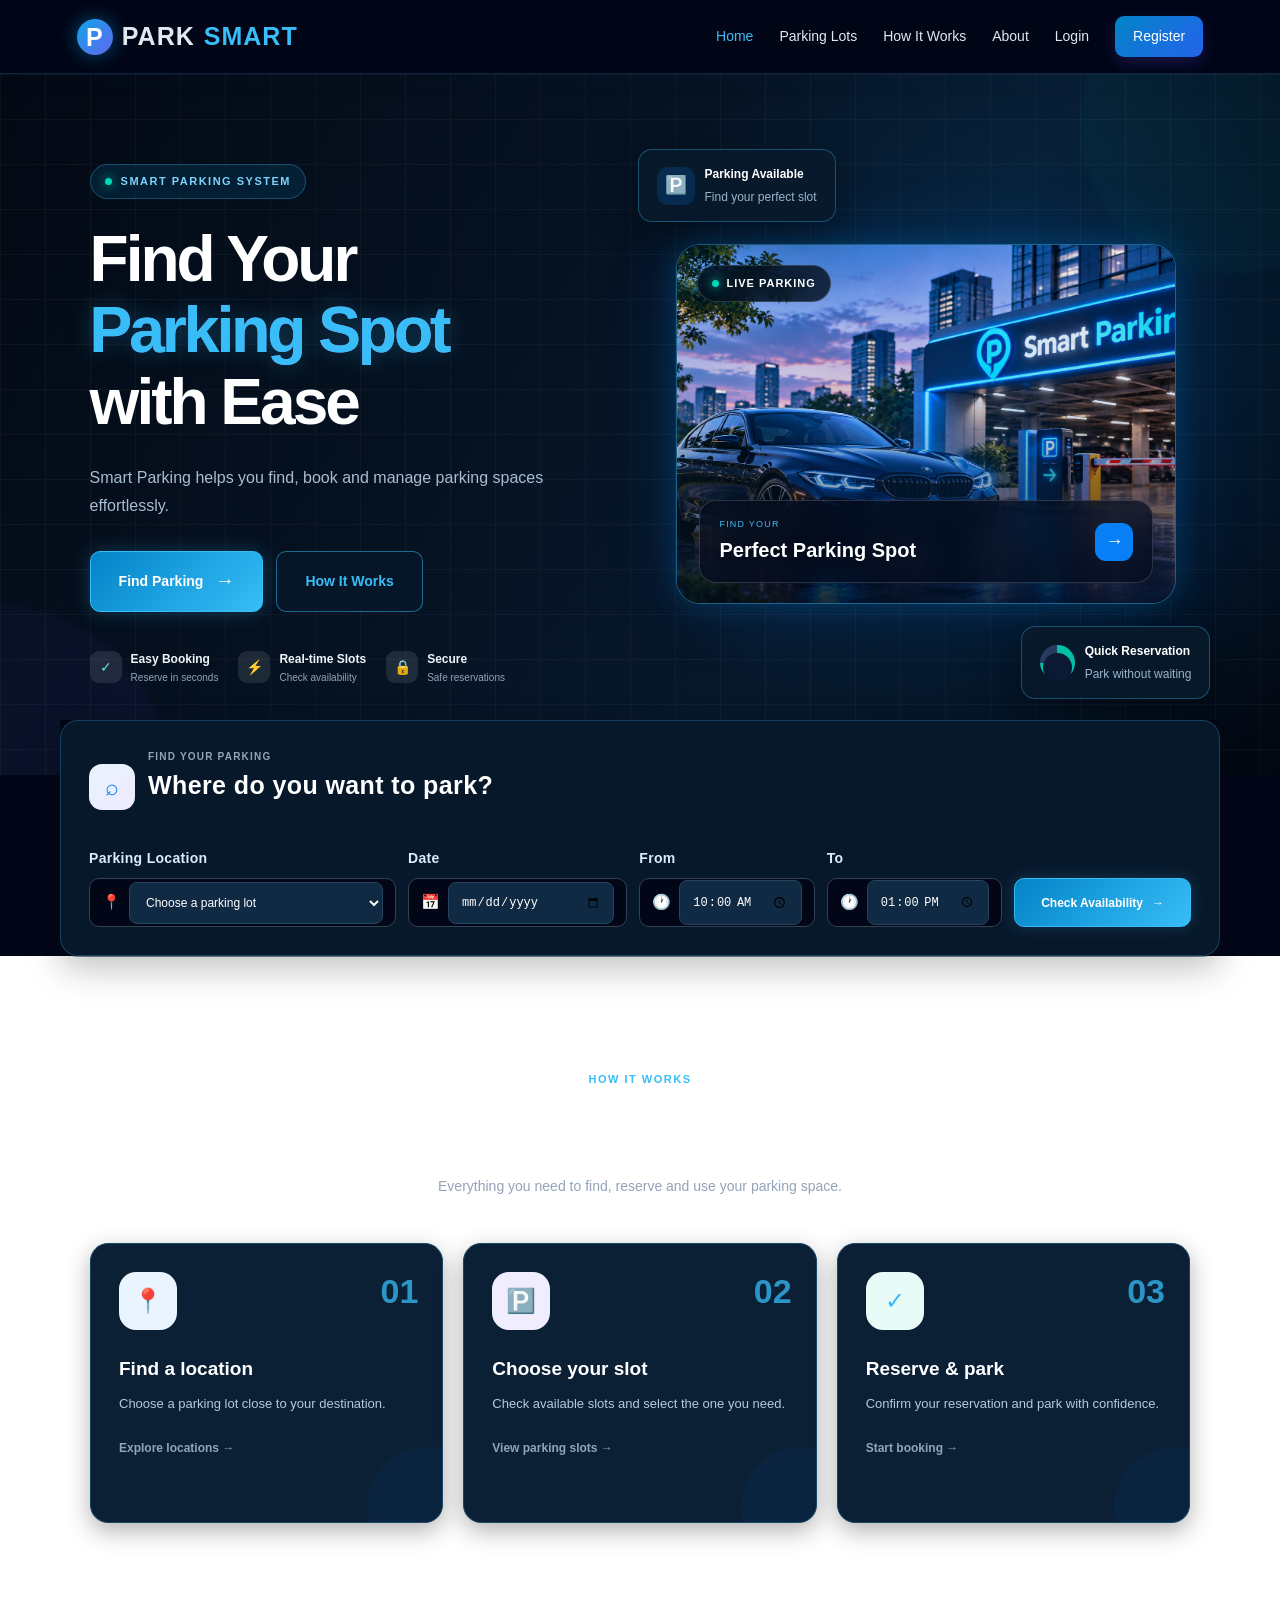
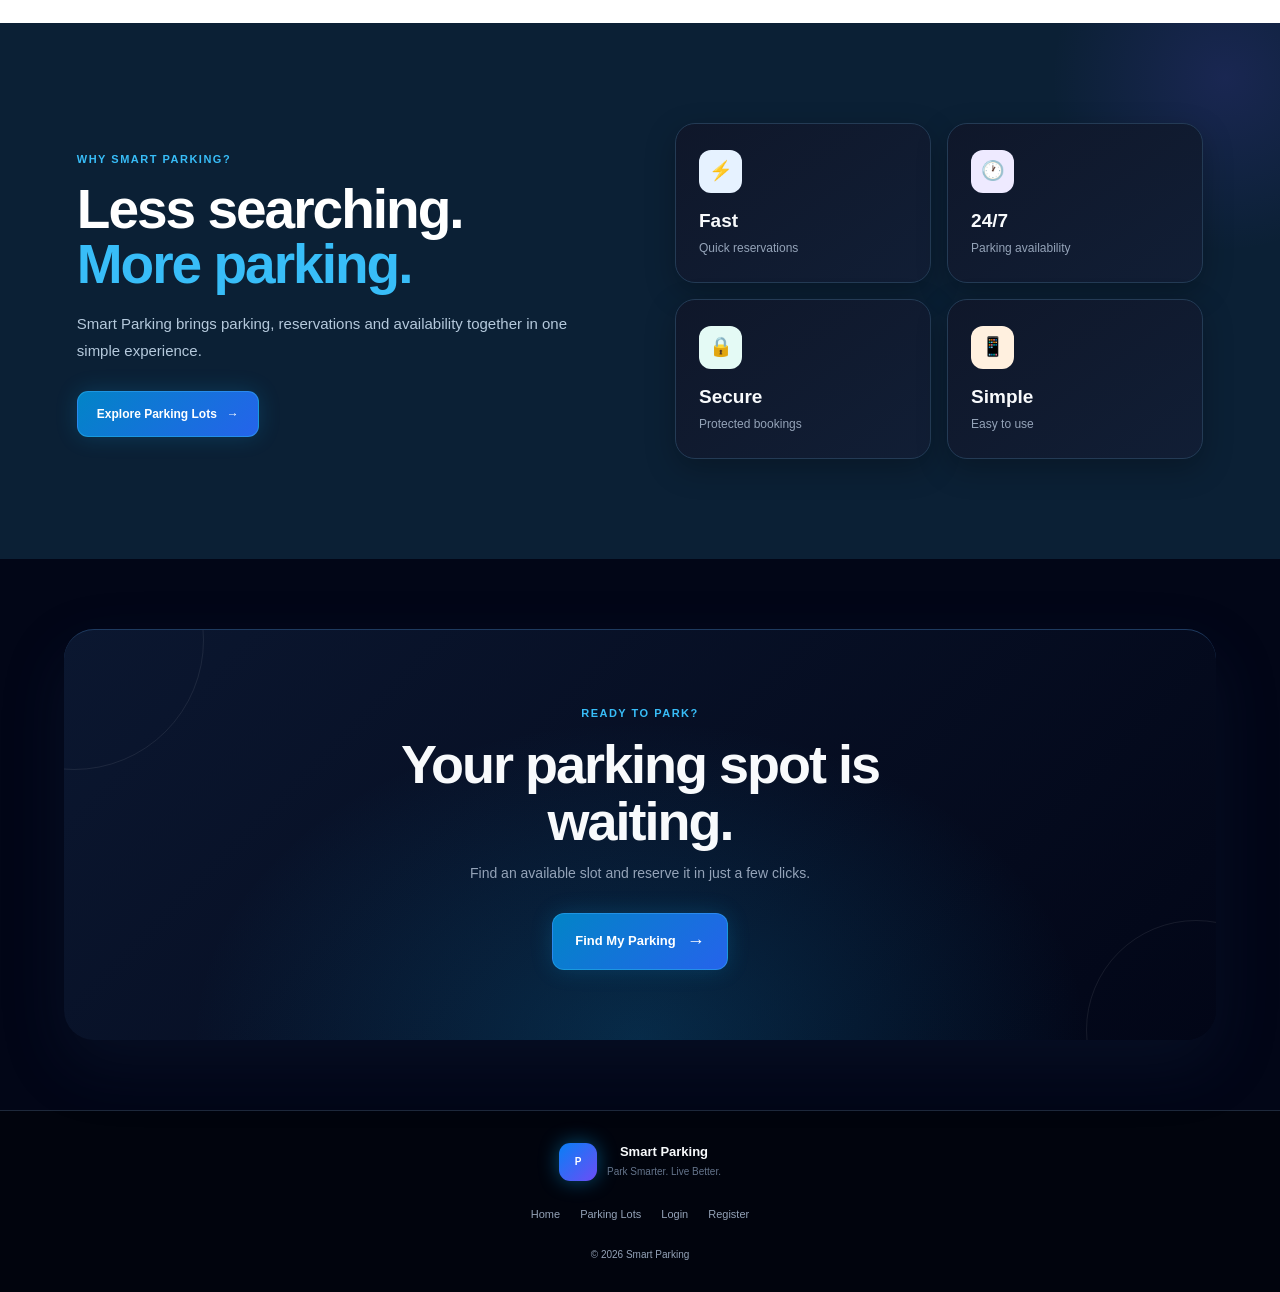
<file: src/main/resources/static/index.html>
<!DOCTYPE html>
<html lang="en">

<head>

    <meta charset="UTF-8">
    <meta name="viewport" content="width=device-width, initial-scale=1.0">

    <title>Smart Parking | Find Your Slot</title>
    <link rel="apple-touch-icon" href="/icons/icon-192.png">
    
    <!-- PWA settings -->
<link rel="manifest" href="manifest.json">
<meta name="theme-color" content="#0d6efd">
<meta name="mobile-web-app-capable" content="yes">
<meta name="apple-mobile-web-app-capable" content="yes">
<meta name="apple-mobile-web-app-title" content="Smart Parking">

<link rel="stylesheet" href="style.css">

</head>


<body class="home-page">


<!-- =====================================================
     NAVBAR
===================================================== -->

<header class="navbar home-navbar">

    <a class="brand" href="index.html">

        <span class="logo">P</span>

        <span>PARK</span><span>SMART</span>

    </a>


    <nav>

        <a class="active" href="index.html">
            Home
        </a>

        <a href="parking-lots.html">
            Parking Lots
        </a>

        <a href="#how">
            How It Works
        </a>

        <a href="#about">
            About
        </a>

        <a href="login.html">
            Login
        </a>

        <a class="nav-btn" href="register.html">
            Register
        </a>

    </nav>


    <button
        class="menu-btn"
        onclick="toggleMenu()">

        ☰

    </button>

</header>



<main>


<!-- =====================================================
     HERO
===================================================== -->

<section class="home-hero">


    <!-- Decorative background -->

    <div class="hero-glow glow-one"></div>

    <div class="hero-glow glow-two"></div>

    <div class="hero-grid-pattern"></div>



    <!-- HERO CONTENT -->

    <div class="home-hero-content">


        <div class="hero-badge">

            <span class="badge-dot"></span>

            SMART PARKING SYSTEM

        </div>


        <h1>
    Find Your
    <span>
        Parking Spot
    </span>
    with Ease
</h1>


       <p>
    Smart Parking helps you find, book and manage
    parking spaces effortlessly.
</p>


        <div class="home-hero-actions">

            <a
                href="parking-lots.html"
                class="home-primary-btn">

                Find Parking

                <span>→</span>

            </a>


            <a
                href="#how"
                class="home-outline-btn">

                How It Works

            </a>

        </div>


        <!-- TRUST ITEMS -->

        <div class="home-trust-row">


            <div class="home-trust-item">

                <div class="trust-icon">
                    ✓
                </div>

                <div>

                    <strong>
                        Easy Booking
                    </strong>

                    <span>
                        Reserve in seconds
                    </span>

                </div>

            </div>


            <div class="home-trust-item">

                <div class="trust-icon">
                    ⚡
                </div>

                <div>

                    <strong>
                        Real-time Slots
                    </strong>

                    <span>
                        Check availability
                    </span>

                </div>

            </div>


            <div class="home-trust-item">

                <div class="trust-icon">
                    🔒
                </div>

                <div>

                    <strong>
                        Secure
                    </strong>

                    <span>
                        Safe reservations
                    </span>

                </div>

            </div>


        </div>

    </div>



    <!-- HERO VISUAL -->

    <div class="home-hero-visual">


        <div class="hero-floating-card card-top">

            <div class="floating-icon">
                🅿️
            </div>

            <div>

                <strong>
                    Parking Available
                </strong>

                <span>
                    Find your perfect slot
                </span>

            </div>

        </div>



        <div class="hero-image-container">

            <div class="image-glow"></div>

            <img
                src="car.jpg"
                alt="Smart Parking"
                class="home-parking-image">

            <div class="image-overlay"></div>


            <!-- Parking badge -->

            <div class="image-parking-badge">

                <span class="live-dot"></span>

                LIVE PARKING

            </div>


            <!-- Bottom image card -->

            <div class="image-info-card">

                <div>

                    <small>
                        FIND YOUR
                    </small>

                    <strong>
                        Perfect Parking Spot
                    </strong>

                </div>

                <span>
                    →
                </span>

            </div>

        </div>



        <div class="hero-floating-card card-bottom">

            <div class="mini-progress">

                <span></span>

            </div>

            <div>

                <strong>
                    Quick Reservation
                </strong>

                <span>
                    Park without waiting
                </span>

            </div>

        </div>


    </div>

</section>



<!-- =====================================================
     SEARCH PANEL
===================================================== -->

<section class="home-search-wrapper">


    <div class="home-search-panel">


        <div class="search-panel-heading">

            <div class="search-panel-icon">
                ⌕
            </div>

            <div>

                <span>
                    FIND YOUR PARKING
                </span>

                <h2>
                    Where do you want to park?
                </h2>

            </div>

        </div>



        <div class="home-search-fields">


            <div class="home-search-field">

                <label>
                    Parking Location
                </label>

                <div class="search-input">

                    <span>
                        📍
                    </span>

                    <select id="homeLot">

                        <option value="">
                            Choose a parking lot
                        </option>

                    </select>

                </div>

            </div>



            <div class="home-search-field">

                <label>
                    Date
                </label>

                <div class="search-input">

                    <span>
                        📅
                    </span>

                    <input
                        id="homeDate"
                        type="date">

                </div>

            </div>



            <div class="home-search-field">

                <label>
                    From
                </label>

                <div class="search-input">

                    <span>
                        🕐
                    </span>

                    <input
                        id="homeStart"
                        type="time"
                        value="10:00">

                </div>

            </div>



            <div class="home-search-field">

                <label>
                    To
                </label>

                <div class="search-input">

                    <span>
                        🕐
                    </span>

                    <input
                        id="homeEnd"
                        type="time"
                        value="13:00">

                </div>

            </div>


            <button
                class="home-search-button"
                onclick="checkHomeAvailability()">

                Check Availability

                <span>
                    →
                </span>

            </button>


        </div>

    </div>

</section>



<!-- =====================================================
     HOW IT WORKS
===================================================== -->

<section
    id="how"
    class="home-how-section">


    <div class="home-section-heading">

        <span>
            HOW IT WORKS
        </span>

        <h2>
            Parking in three simple steps
        </h2>

        <p>
            Everything you need to find,
            reserve and use your parking space.
        </p>

    </div>



    <div class="home-step-grid">


        <a
            href="parking-lots.html"
            class="home-step-card">

            <div class="step-number">
                01
            </div>

            <div class="step-icon blue">
                📍
            </div>

            <h3>
                Find a location
            </h3>

            <p>
                Choose a parking lot
                close to your destination.
            </p>

            <span>
                Explore locations →
            </span>

        </a>



        <a
            href="parking-lots.html"
            class="home-step-card">

            <div class="step-number">
                02
            </div>

            <div class="step-icon purple">
                🅿️
            </div>

            <h3>
                Choose your slot
            </h3>

            <p>
                Check available slots
                and select the one you need.
            </p>

            <span>
                View parking slots →
            </span>

        </a>



        <a
            href="parking-lots.html"
            class="home-step-card">

            <div class="step-number">
                03
            </div>

            <div class="step-icon teal">
                ✓
            </div>

            <h3>
                Reserve & park
            </h3>

            <p>
                Confirm your reservation
                and park with confidence.
            </p>

            <span>
                Start booking →
            </span>

        </a>


    </div>

</section>



<!-- =====================================================
     ABOUT / BENEFITS
===================================================== -->

<section
    id="about"
    class="home-benefits-section">


    <div class="benefits-decoration"></div>


    <div class="home-benefits-content">


        <span class="benefits-label">
            WHY SMART PARKING?
        </span>


        <h2>

            Less searching.

            <span>
                More parking.
            </span>

        </h2>


        <p>

            Smart Parking brings parking,
            reservations and availability
            together in one simple experience.

        </p>


        <a
            href="parking-lots.html"
            class="benefits-button">

            Explore Parking Lots

            <span>
                →
            </span>

        </a>


    </div>



    <div class="benefits-grid">


        <div class="benefit-card">

            <div class="benefit-icon blue-bg">
                ⚡
            </div>

            <strong>
                Fast
            </strong>

            <span>
                Quick reservations
            </span>

        </div>


        <div class="benefit-card">

            <div class="benefit-icon purple-bg">
                🕐
            </div>

            <strong>
                24/7
            </strong>

            <span>
                Parking availability
            </span>

        </div>


        <div class="benefit-card">

            <div class="benefit-icon teal-bg">
                🔒
            </div>

            <strong>
                Secure
            </strong>

            <span>
                Protected bookings
            </span>

        </div>


        <div class="benefit-card">

            <div class="benefit-icon orange-bg">
                📱
            </div>

            <strong>
                Simple
            </strong>

            <span>
                Easy to use
            </span>

        </div>


    </div>

</section>



<!-- =====================================================
     FINAL CTA
===================================================== -->

<section class="home-final-cta">


    <div class="cta-decoration cta-one"></div>

    <div class="cta-decoration cta-two"></div>


    <div class="cta-content">

        <span>
            READY TO PARK?
        </span>

        <h2>
            Your parking spot
            is waiting.
        </h2>

        <p>
            Find an available slot
            and reserve it in just a few clicks.
        </p>

        <a
            href="parking-lots.html"
            class="final-cta-button">

            Find My Parking

            <span>
                →
            </span>

        </a>

    </div>

</section>


</main>



<!-- =====================================================
     FOOTER
===================================================== -->

<footer class="home-footer">


    <div class="footer-brand">

        <span class="logo">
            P
        </span>

        <div>

            <strong>
                Smart Parking
            </strong>

            <span>
                Park Smarter. Live Better.
            </span>

        </div>

    </div>


    <div class="footer-links">

        <a href="index.html">
            Home
        </a>

        <a href="parking-lots.html">
            Parking Lots
        </a>

        <a href="login.html">
            Login
        </a>

        <a href="register.html">
            Register
        </a>

    </div>


    <p>
        © 2026 Smart Parking
    </p>

</footer>



<script src="script.js"></script>

<script>
    if ("serviceWorker" in navigator) {
        window.addEventListener("load", () => {
            navigator.serviceWorker.register("/service-worker.js")
                .then(() => console.log("SmartParking service worker registered"))
                .catch(error => console.error("Service worker registration failed:", error));
        });
    }
</script>

</body>

</html>
</file>
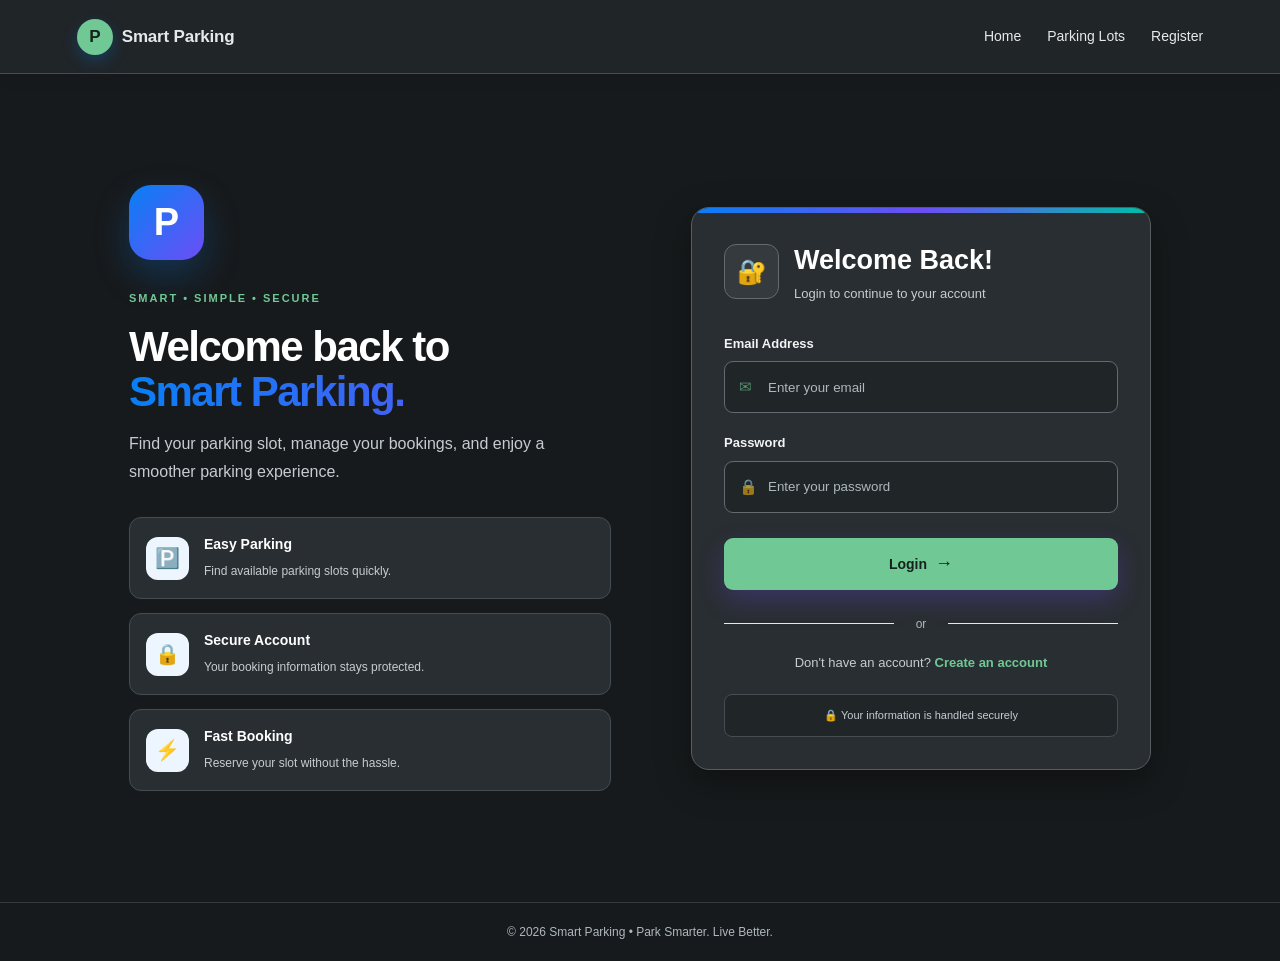
<file: src/main/resources/static/admin.html>
<!DOCTYPE html>

<html lang="en">

<head>
    <meta charset="UTF-8">
    <meta name="viewport" content="width=device-width, initial-scale=1.0">

    <title>Admin Dashboard | Smart Parking</title>

    <link rel="stylesheet" href="./style.css?v=2">
</head>


<body class="admin-page">


<!-- =================================================
     NAVBAR
================================================= -->

<header class="navbar">

    <a class="brand" href="index.html">
        <span class="logo">P</span>
        <span>Smart Parking</span>
    </a>


    <nav>

        <a href="parking-lots.html">
            Parking Lots
        </a>

        <a href="my-bookings.html">
            Bookings
        </a>

        <a href="#" onclick="logout()">
            Logout
        </a>

    </nav>


    <button
        class="menu-btn"
        onclick="toggleMenu()">

        ☰

    </button>

</header>



<!-- =================================================
     MAIN ADMIN DASHBOARD
================================================= -->

<main class="page admin-dashboard">


    <!-- =================================================
         PAGE HEADER
    ================================================= -->

    <div class="admin-welcome">

        <div>

            <span class="eyebrow">
                ADMIN PANEL
            </span>

            <h1>Parking Management</h1>

            <p>
                Manage parking locations, slots and reservations
                from one place.
            </p>

        </div>


        <div class="admin-welcome-icon">
            🅿️
        </div>

    </div>



    <!-- =================================================
         DASHBOARD STATISTICS
    ================================================= -->

    <section class="admin-stats">


        <div class="stat-card stat-blue">

            <div class="stat-icon">
                📍
            </div>

            <div class="stat-content">

                <span>
                    Parking Lots
                </span>

                <strong id="adminLots">
                    —
                </strong>

            </div>

        </div>



        <div class="stat-card stat-purple">

            <div class="stat-icon">
                🅿️
            </div>

            <div class="stat-content">

                <span>
                    Total Slots
                </span>

                <strong id="adminSlots">
                    —
                </strong>

            </div>

        </div>



        <div class="stat-card stat-green">

            <div class="stat-icon">
                ✓
            </div>

            <div class="stat-content">

                <span>
                    Available Slots
                </span>

                <strong id="adminAvailableSlots">
                    —
                </strong>

            </div>

        </div>



        <div class="stat-card stat-red">

            <div class="stat-icon">
                🚗
            </div>

            <div class="stat-content">

                <span>
                    Occupied Slots
                </span>

                <strong id="adminOccupiedSlots">
                    —
                </strong>

            </div>

        </div>



        <div class="stat-card stat-orange">

            <div class="stat-icon">
                🔧
            </div>

            <div class="stat-content">

                <span>
                    Maintenance
                </span>

                <strong id="adminMaintenanceSlots">
                    —
                </strong>

            </div>

        </div>



        <div class="stat-card stat-indigo">

            <div class="stat-icon">
                📋
            </div>

            <div class="stat-content">

                <span>
                    Total Bookings
                </span>

                <strong id="adminBookings">
                    —
                </strong>

            </div>

        </div>



        <div class="stat-card stat-teal">

            <div class="stat-icon">
                ✓
            </div>

            <div class="stat-content">

                <span>
                    Confirmed Bookings
                </span>

                <strong id="adminConfirmedBookings">
                    —
                </strong>

            </div>

        </div>



        <div class="stat-card stat-pink">

            <div class="stat-icon">
                ×
            </div>

            <div class="stat-content">

                <span>
                    Cancelled Bookings
                </span>

                <strong id="adminCancelledBookings">
                    —
                </strong>

            </div>

        </div>


    </section>



    <!-- =================================================
         ADD PARKING LOT
    ================================================= -->

    <section class="admin-section admin-card">


        <div class="section-top">

            <div>

                <span class="section-label">
                    PARKING LOCATION
                </span>

                <h2>
                    Add Parking Lot
                </h2>

                <p>
                    Create a new parking location for users.
                </p>

            </div>


            <div class="section-icon">
                📍
            </div>

        </div>



        <form
            id="parkingLotForm"
            class="booking-panel admin-form">


            <div class="booking-fields">


                <div class="input-group">

                    <label for="lotName">
                        Parking Lot Name
                    </label>

                    <input
                        type="text"
                        id="lotName"
                        placeholder="Example: City Mall Parking"
                        required
                    >

                </div>



                <div class="input-group">

                    <label for="lotLocation">
                        Location
                    </label>

                    <input
                        type="text"
                        id="lotLocation"
                        placeholder="Example: College Road"
                        required
                    >

                </div>



                <div class="input-group">

                    <label for="lotSlots">
                        Total Slots
                    </label>

                    <input
                        type="number"
                        id="lotSlots"
                        placeholder="Example: 50"
                        min="1"
                        required
                    >

                </div>


            </div>


            <button
                type="submit"
                class="btn primary admin-action-btn">

                <span>＋</span>
                Add Parking Lot

            </button>


            <p
                id="lotMessage"
                class="message">
            </p>


        </form>

    </section>



    <!-- =================================================
         MANAGE PARKING SLOTS
    ================================================= -->

    <section class="admin-section admin-card">


        <div class="section-top">

            <div>

                <span class="section-label">
                    SLOT MANAGEMENT
                </span>

                <h2>
                    Manage Parking Slots
                </h2>

                <p>
                    Add and maintain individual parking slots.
                </p>

            </div>


            <div class="section-icon">
                🅿️
            </div>

        </div>



        <div class="booking-panel admin-form">


            <div class="booking-fields">


                <div class="input-group">

                    <label for="slotLotSelect">
                        Select Parking Lot
                    </label>

                    <select id="slotLotSelect">

                        <option value="">
                            Select parking lot
                        </option>

                    </select>

                </div>



                <div class="input-group">

                    <label for="slotNumber">
                        Slot Number
                    </label>

                    <input
                        type="text"
                        id="slotNumber"
                        placeholder="Example: A7"
                        required
                    >

                </div>



                <div class="input-group">

                    <label for="slotType">
                        Slot Type
                    </label>

                    <select id="slotType">

                        <option value="CAR">
                            CAR
                        </option>

                        <option value="BIKE">
                            BIKE
                        </option>

                        <option value="EV">
                            EV
                        </option>

                    </select>

                </div>


            </div>


            <button
                type="button"
                class="btn primary admin-action-btn"
                onclick="addParkingSlot()">

                <span>＋</span>
                Add Slot

            </button>


            <p
                id="slotMessage"
                class="message">
            </p>


        </div>



        <div class="sub-section-heading">

            <div>

                <h3>
                    Current Slots
                </h3>

                <p>
                    Manage availability and maintenance status.
                </p>

            </div>

        </div>


        <div
            id="adminSlotList"
            class="admin-list">

            <p class="muted">
                Select a parking lot to view its slots.
            </p>

        </div>


    </section>



    <!-- =================================================
         REGISTERED USERS
    ================================================= -->

    <section class="admin-section admin-card">


        <div class="section-top">

            <div>

                <span class="section-label">
                    USERS
                </span>

                <h2>
                    Registered Users
                </h2>

                <p>
                    View users registered in the parking system.
                </p>

            </div>


            <div class="section-icon">
                👥
            </div>

        </div>



        <div
            id="adminUserList"
            class="admin-user-area">

            <p class="muted">
                Loading users...
            </p>

        </div>


    </section>



    <!-- =================================================
         PARKING LOTS
    ================================================= -->

    <section class="admin-section admin-card">


        <div class="section-top">

            <div>

                <span class="section-label">
                    LOCATIONS
                </span>

                <h2>
                    Parking Lots
                </h2>

                <p>
                    View and manage all parking locations.
                </p>

            </div>


            <div class="section-icon">
                🏢
            </div>

        </div>



        <div
            id="adminLotList"
            class="admin-list">
        </div>


    </section>



    <!-- =================================================
         RECENT BOOKINGS
    ================================================= -->

    <section class="admin-section admin-card">


        <div class="section-top">

            <div>

                <span class="section-label">
                    RESERVATIONS
                </span>

                <h2>
                    Recent Bookings
                </h2>

                <p>
                    Monitor recent parking reservations.
                </p>

            </div>


            <div class="section-icon">
                📋
            </div>

        </div>



        <!-- FILTER BUTTONS -->

        <div class="booking-filters admin-booking-filters">


            <button
                class="filter-btn active"
                onclick="filterAdminBookings('ALL', this)">

                All

            </button>


            <button
                class="filter-btn"
                onclick="filterAdminBookings('CONFIRMED', this)">

                Confirmed

            </button>


            <button
                class="filter-btn"
                onclick="filterAdminBookings('CANCELLED', this)">

                Cancelled

            </button>


        </div>



        <!-- BOOKINGS -->

        <div
            id="adminBookingList"
            class="table-wrap admin-table">
        </div>


    </section>


</main>



<script src="script.js"></script>

</body>

</html>
</file>
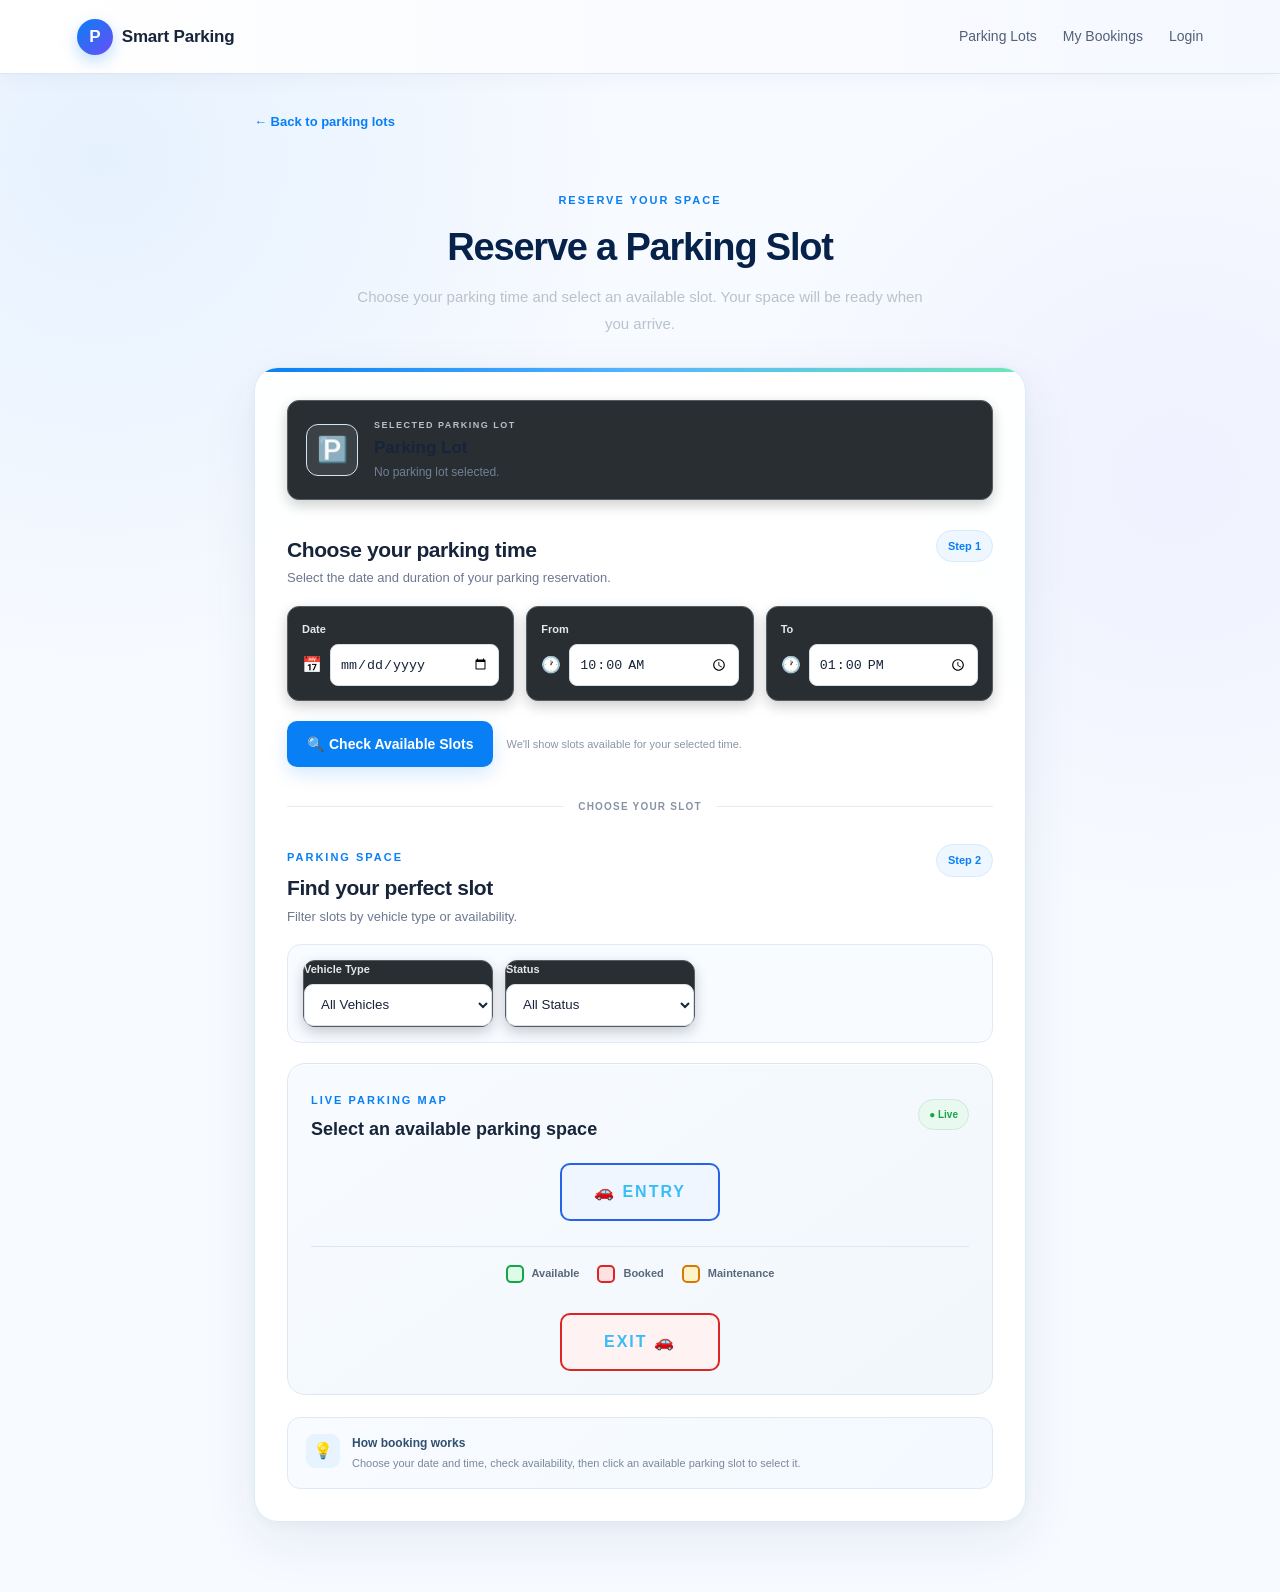
<file: src/main/resources/static/booking.html>
<!DOCTYPE html>
<html lang="en">

<head>
    <meta charset="UTF-8">
    <meta name="viewport" content="width=device-width, initial-scale=1.0">

    <title>Reserve Slot | Smart Parking</title>

    <link rel="stylesheet" href="style.css">
</head>

<body class="booking-page">

<header class="navbar">

    <a class="brand" href="index.html">
        <span class="logo">P</span>
        Smart Parking
    </a>

    <nav>
        <a href="parking-lots.html">Parking Lots</a>
        <a href="my-bookings.html">My Bookings</a>
        <a href="login.html">Login</a>
    </nav>

    <button class="menu-btn" onclick="toggleMenu()">☰</button>

</header>


<main class="page narrow booking-page-wrapper">

    <!-- Back -->
    <a href="parking-lots.html" class="back booking-back">
        ← Back to parking lots
    </a>


    <!-- Booking Header -->
    <div class="booking-heading">

        <span class="eyebrow">
            RESERVE YOUR SPACE
        </span>

        <h1>
            Reserve a Parking Slot
        </h1>

        <p>
            Choose your parking time and select an available slot.
            Your space will be ready when you arrive.
        </p>

    </div>


    <!-- Main Booking Card -->
    <section id="bookingPanel" class="booking-panel booking-modern">


        <!-- Selected Parking Lot -->
        <div class="selected-lot-card">

            <div class="selected-lot-icon">
                🅿️
            </div>

            <div class="selected-lot-content">

                <span class="selected-lot-label">
                    SELECTED PARKING LOT
                </span>

                <div id="selectedLotInfo" class="selected-lot-info">

                    <strong>Parking Lot</strong>

                    <p>
                        Loading parking lot...
                    </p>

                </div>

            </div>

        </div>


        <!-- Intro -->
        <div class="booking-intro">

            <div>
                <h2>
                    Choose your parking time
                </h2>

                <p class="muted">
                    Select the date and duration of your parking reservation.
                </p>
            </div>

            <div class="booking-step">
                Step 1
            </div>

        </div>


        <!-- Booking Time -->
        <div class="booking-fields booking-time-fields">


            <div class="booking-input-card">

                <label for="bookDate">
                    Date
                </label>

                <div class="input-with-icon">
                    <span>📅</span>

                    <input
                        id="bookDate"
                        type="date"
                    >
                </div>

            </div>


            <div class="booking-input-card">

                <label for="bookStart">
                    From
                </label>

                <div class="input-with-icon">
                    <span>🕐</span>

                    <input
                        id="bookStart"
                        type="time"
                        value="10:00"
                    >
                </div>

            </div>


            <div class="booking-input-card">

                <label for="bookEnd">
                    To
                </label>

                <div class="input-with-icon">
                    <span>🕐</span>

                    <input
                        id="bookEnd"
                        type="time"
                        value="13:00"
                    >
                </div>

            </div>

        </div>


        <!-- Check Availability -->
        <div class="availability-action">

            <button
                class="btn primary availability-btn"
                onclick="loadAvailableSlots()"
            >
                <span>🔍</span>
                Check Available Slots
            </button>

            <span class="availability-hint">
                We'll show slots available for your selected time.
            </span>

        </div>


        <!-- Divider -->
        <div class="booking-divider">
            <span></span>
            <strong>Choose your slot</strong>
            <span></span>
        </div>


        <!-- Slot Selection Area -->

        <div class="slot-selection-header">

            <div>

                <span class="eyebrow">
                    PARKING SPACE
                </span>

                <h2>
                    Find your perfect slot
                </h2>

                <p class="muted">
                    Filter slots by vehicle type or availability.
                </p>

            </div>

            <div class="booking-step">
                Step 2
            </div>

        </div>


        <!-- Slot Filters -->

        <div class="slot-filters booking-slot-filters">


            <div class="slot-filter-card">

                <label for="slotTypeFilter">
                    Vehicle Type
                </label>

                <select
                    id="slotTypeFilter"
                    onchange="loadAvailableSlots()"
                >

                    <option value="">
                        All Vehicles
                    </option>

                    <option value="CAR">
                        🚗 Car
                    </option>

                    <option value="BIKE">
                        🏍️ Bike
                    </option>

                </select>

            </div>


            <div class="slot-filter-card">

                <label for="slotStatusFilter">
                    Status
                </label>

                <select
                    id="slotStatusFilter"
                    onchange="loadAvailableSlots()"
                >

                    <option value="">
                        All Status
                    </option>

                    <option value="AVAILABLE">
                        ✓ Available
                    </option>

                    <option value="MAINTENANCE">
                        ⚙ Maintenance
                    </option>

                </select>

            </div>

        </div>


        <!-- Selected Slot Message -->

        <div
            id="selectedSlotMessage"
            class="selected-slot-message"
        >
            No slot selected
        </div>


        <!-- Parking Map -->

        <div class="parking-map booking-parking-map">

            <div class="parking-map-header">

                <div>

                    <span class="eyebrow">
                        LIVE PARKING MAP
                    </span>

                    <h3>
                        Select an available parking space
                    </h3>

                </div>

                <div class="map-indicator">
                    ● Live
                </div>

            </div>


            <!-- Entry -->

            <div class="parking-entry">
                🚗 ENTRY
            </div>


            <!-- Dynamic Slot Area -->

            <div
                id="slotArea"
                class="parking-map-area"
            ></div>


            <!-- Legend -->

            <div class="parking-legend booking-legend">

                <div class="legend-item">

                    <span class="legend-box legend-available"></span>

                    Available

                </div>


                <div class="legend-item">

                    <span class="legend-box legend-booked"></span>

                    Booked

                </div>


                <div class="legend-item">

                    <span class="legend-box legend-maintenance"></span>

                    Maintenance

                </div>

            </div>


            <!-- Exit -->

            <div class="parking-exit">
                EXIT 🚗
            </div>

        </div>


        <!-- Booking Help -->

        <div class="booking-help">

            <div class="help-icon">
                💡
            </div>

            <div>

                <strong>
                    How booking works
                </strong>

                <p>
                    Choose your date and time, check availability,
                    then click an available parking slot to select it.
                </p>

            </div>

        </div>

    </section>

</main>


<script src="script.js"></script>

</body>

</html>
</file>
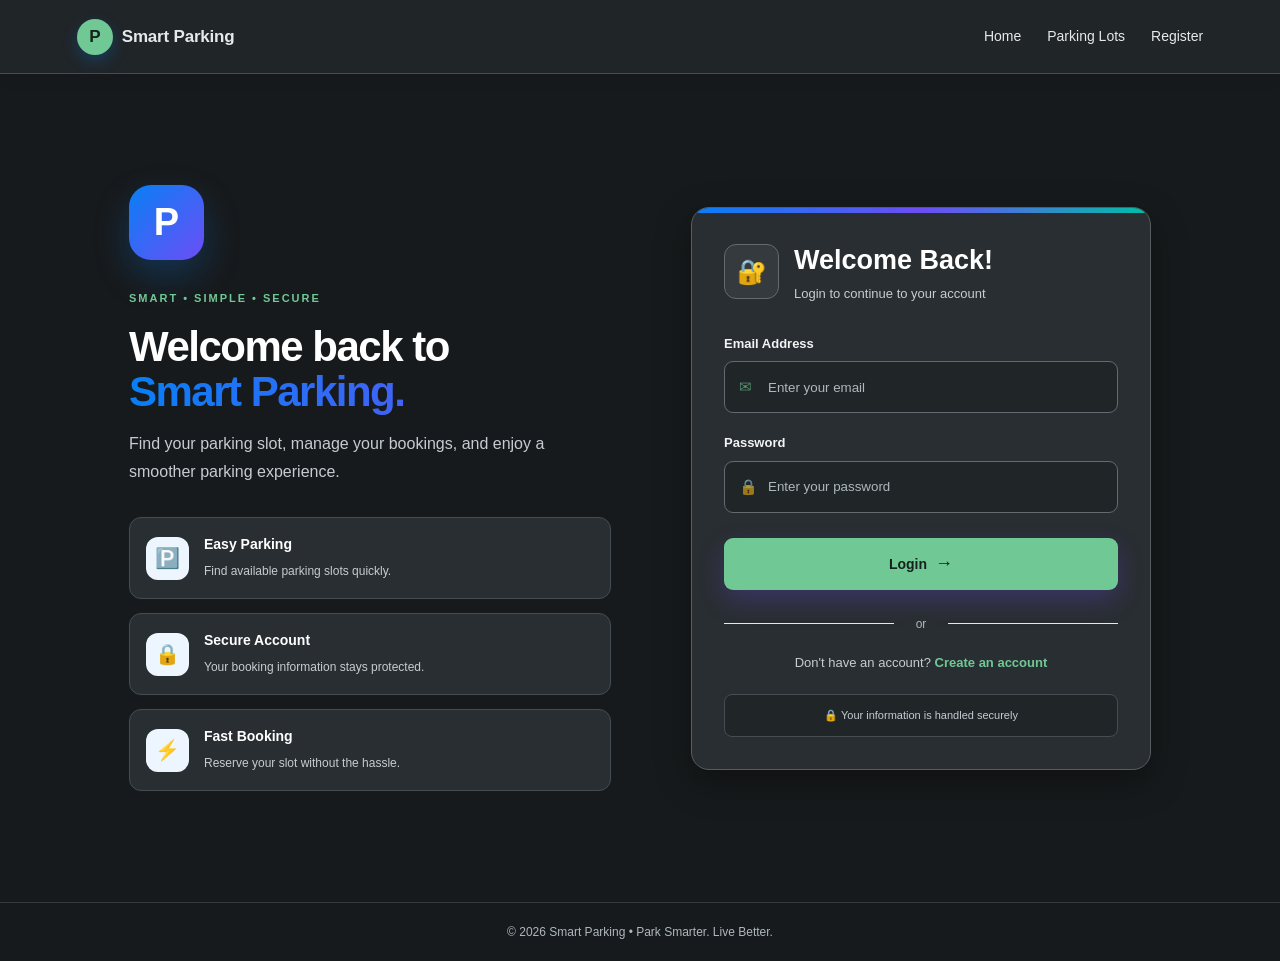
<file: src/main/resources/static/login.html>
<!DOCTYPE html>
<html lang="en">

<head>
    <meta charset="UTF-8">
    <meta name="viewport" content="width=device-width, initial-scale=1.0">

    <title>Login | Smart Parking</title>

    <link rel="stylesheet" href="style.css">
</head>

<body class="auth-page login-page">

    <!-- NAVBAR -->
    <header class="navbar">

        <a class="brand" href="index.html">
            <span class="logo">P</span>
            Smart Parking
        </a>

        <nav>
            <a href="index.html">Home</a>
            <a href="parking-lots.html">Parking Lots</a>
            <a href="register.html">Register</a>
        </nav>

        <button class="menu-btn" onclick="toggleMenu()">☰</button>

    </header>


    <!-- LOGIN AREA -->
    <main class="login-container">

        <!-- LEFT SIDE -->
        <section class="login-intro">

            <div class="login-p-icon">
                P
            </div>

            <span class="eyebrow">
                SMART • SIMPLE • SECURE
            </span>

            <h1>
                Welcome back to
                <span>Smart Parking.</span>
            </h1>

            <p>
                Find your parking slot, manage your bookings,
                and enjoy a smoother parking experience.
            </p>

            <div class="login-features">

                <div class="login-feature">
                    <span>🅿️</span>
                    <div>
                        <strong>Easy Parking</strong>
                        <small>Find available parking slots quickly.</small>
                    </div>
                </div>

                <div class="login-feature">
                    <span>🔒</span>
                    <div>
                        <strong>Secure Account</strong>
                        <small>Your booking information stays protected.</small>
                    </div>
                </div>

                <div class="login-feature">
                    <span>⚡</span>
                    <div>
                        <strong>Fast Booking</strong>
                        <small>Reserve your slot without the hassle.</small>
                    </div>
                </div>

            </div>

        </section>


        <!-- LOGIN CARD -->
        <section class="login-card">

            <div class="login-card-top">

                <div class="login-lock">
                    🔐
                </div>

                <div>
                    <h2>Welcome Back!</h2>
                    <p>Login to continue to your account</p>
                </div>

            </div>


            <form id="loginForm">

                <!-- EMAIL -->
                <div class="login-field">

                    <label for="loginEmail">
                        Email Address
                    </label>

                    <div class="input-wrapper">

                        <span class="input-icon">
                            ✉
                        </span>

                        <input
                            id="loginEmail"
                            type="email"
                            placeholder="Enter your email"
                            autocomplete="email"
                            required
                        >

                    </div>

                </div>


                <!-- PASSWORD -->
                <div class="login-field">

                    <label for="loginPassword">
                        Password
                    </label>

                    <div class="input-wrapper">

                        <span class="input-icon">
                            🔒
                        </span>

                        <input
                            id="loginPassword"
                            type="password"
                            placeholder="Enter your password"
                            autocomplete="current-password"
                            required
                        >

                    </div>

                </div>


                <!-- LOGIN BUTTON -->
                <button
                    class="btn primary full login-button"
                    type="submit"
                >
                    Login
                    <span>→</span>
                </button>

            </form>


            <!-- LOGIN MESSAGE -->
            <p
                id="loginMessage"
                class="message login-message"
            ></p>


            <!-- REGISTER -->
            <div class="login-divider">
                <span>or</span>
            </div>

            <p class="auth-bottom">
                Don't have an account?
                <a href="register.html">Create an account</a>
            </p>


            <div class="login-security">
                🔒 Your information is handled securely
            </div>

        </section>

    </main>


    <!-- FOOTER -->
    <footer class="login-footer">
        © 2026 Smart Parking • Park Smarter. Live Better.
    </footer>


    <script src="script.js"></script>

</body>

</html>
</file>
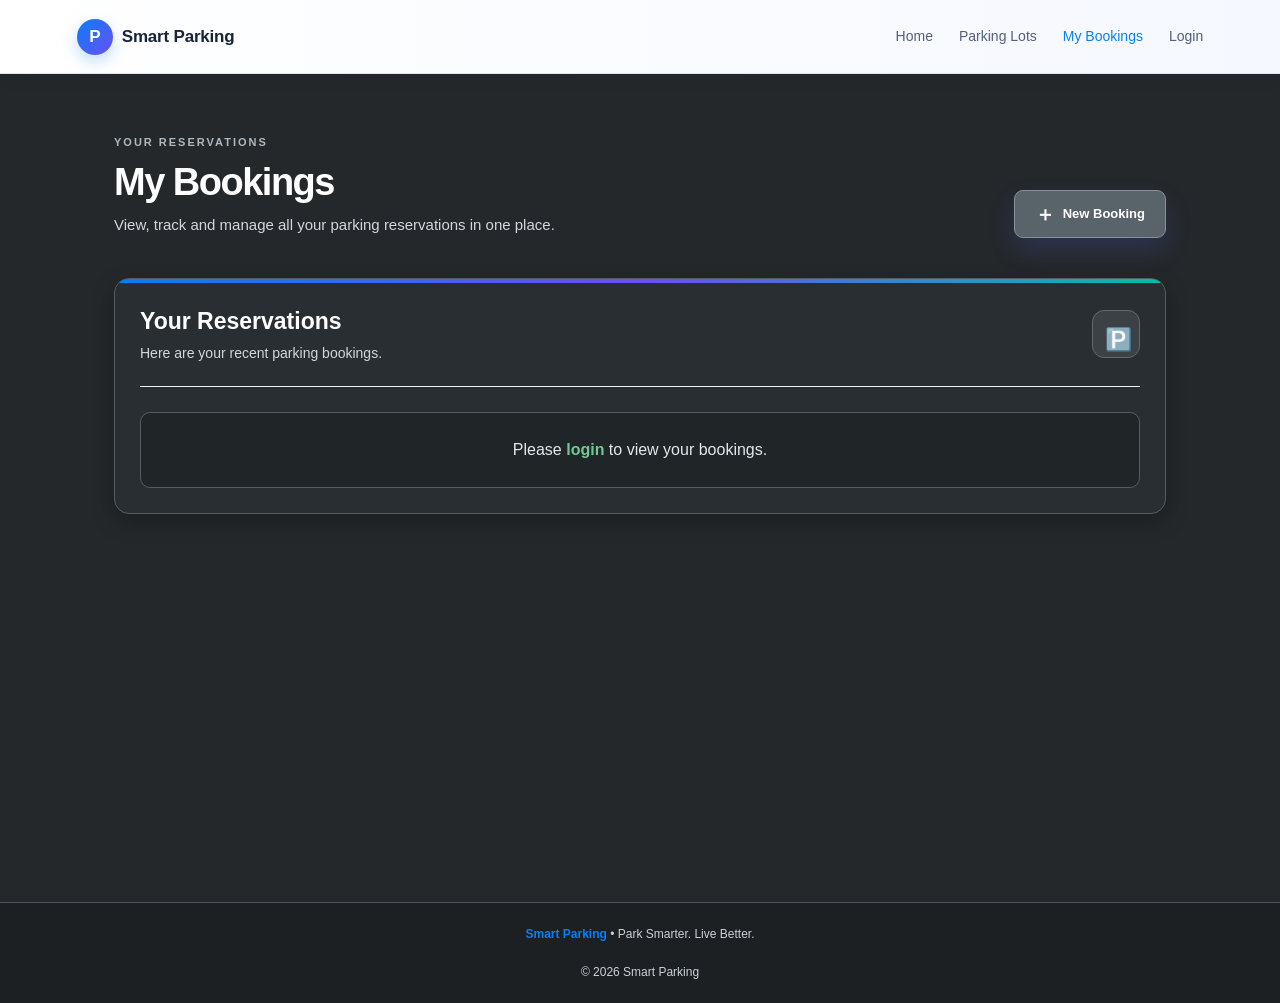
<file: src/main/resources/static/my-bookings.html>
<!DOCTYPE html>
<html lang="en">

<head>
    <meta charset="UTF-8">
    <meta name="viewport" content="width=device-width, initial-scale=1.0">

    <title>My Bookings | Smart Parking</title>

    <link rel="stylesheet" href="style.css">
</head>

<body class="my-bookings-page">

    <!-- NAVBAR -->
    <header class="navbar">

        <a class="brand" href="index.html">
            <span class="logo">P</span>
            Smart Parking
        </a>

        <nav>
            <a href="index.html">Home</a>
            <a href="parking-lots.html">Parking Lots</a>
            <a class="active" href="my-bookings.html">My Bookings</a>
            <a href="login.html">Login</a>
        </nav>

        <button class="menu-btn" onclick="toggleMenu()">☰</button>

    </header>


    <!-- MAIN CONTENT -->
    <main class="bookings-container">

        <!-- PAGE HEADER -->
        <section class="bookings-header">

            <div>

                <span class="eyebrow">
                    YOUR RESERVATIONS
                </span>

                <h1>
                    My Bookings
                </h1>

                <p>
                    View, track and manage all your parking reservations
                    in one place.
                </p>

            </div>

            <a href="parking-lots.html" class="booking-new-btn">
                <span>＋</span>
                New Booking
            </a>

        </section>


        <!-- BOOKING CONTENT -->
        <section class="bookings-section">

            <div class="booking-section-top">

                <div>
                    <h2>Your Reservations</h2>
                    <p>Here are your recent parking bookings.</p>
                </div>

                <div class="booking-icon">
                    🅿️
                </div>

            </div>


            <!-- IMPORTANT:
                 JavaScript will insert booking cards here.
                 Keep this ID unchanged.
            -->
            <div id="bookingList" class="booking-list"></div>

        </section>

    </main>


    <!-- FOOTER -->
    <footer class="bookings-footer">
        <div>
            <strong>Smart Parking</strong>
            <span> • Park Smarter. Live Better.</span>
        </div>

        <p>
            © 2026 Smart Parking
        </p>
    </footer>


    <script src="script.js"></script>

</body>

</html>
</file>
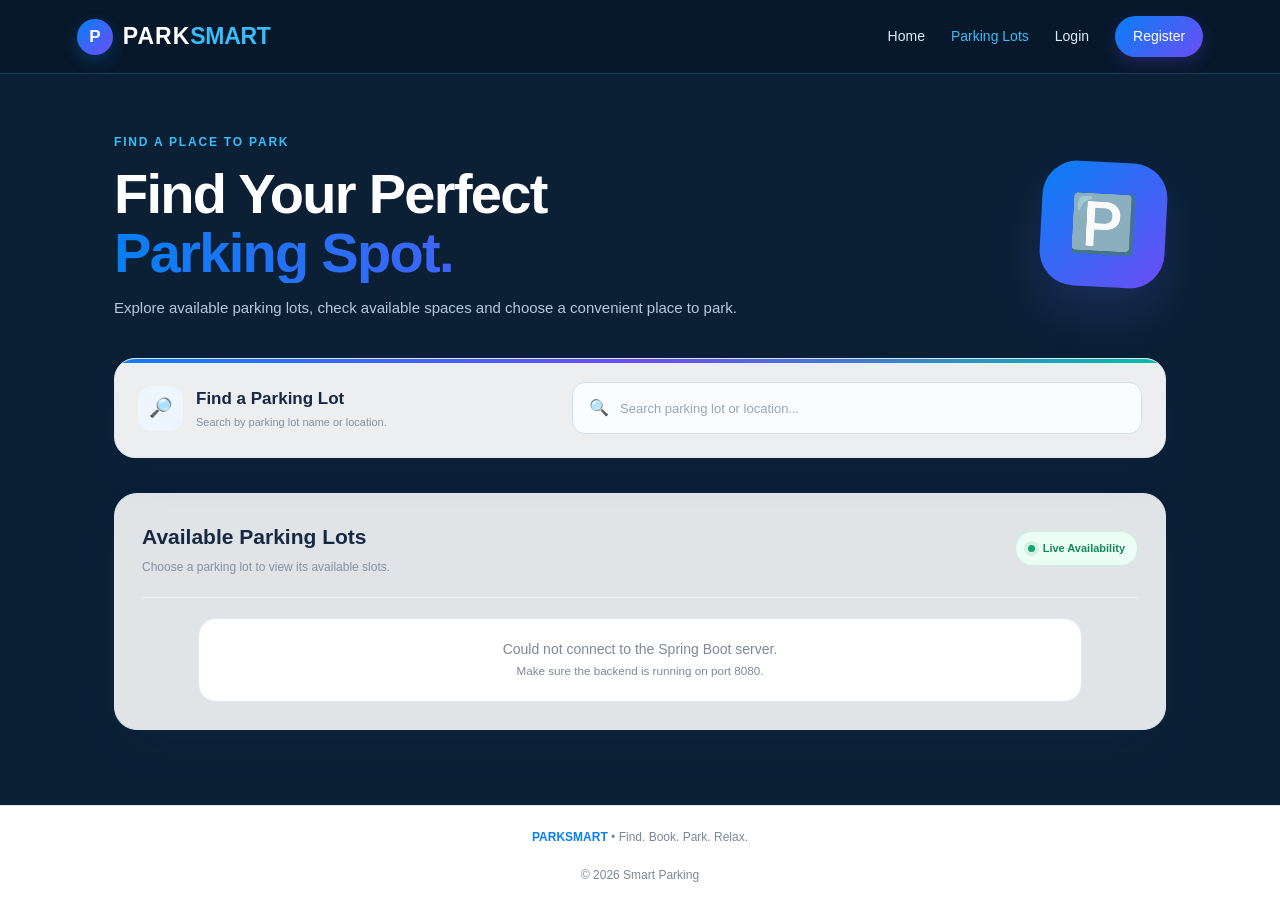
<file: src/main/resources/static/parking-lots.html>
<!DOCTYPE html>
<html lang="en">

<head>
    <meta charset="UTF-8">
    <meta name="viewport" content="width=device-width, initial-scale=1.0">

    <title>PARKSMART | Find Parking</title>

    <link rel="stylesheet" href="style.css">
</head>

<body class="parking-lots-page">

    <!-- NAVBAR -->
    <header class="navbar">

       <a class="brand" href="index.html">
    <span class="logo">P</span>
    <span class="brand-name">
        <span>PARK</span><span>SMART</span>
    </span>
</a>

        <nav>
            <a href="index.html">Home</a>

            <a class="active" href="parking-lots.html">
                Parking Lots
            </a>

            <a href="login.html">
                Login
            </a>

            <a class="nav-btn" href="register.html">
                Register
            </a>
        </nav>

        <button class="menu-btn" onclick="toggleMenu()">
            ☰
        </button>

    </header>


    <!-- MAIN -->
    <main class="parking-lots-container">

        <!-- PAGE HEADER -->
        <section class="parking-lots-header">

            <div class="parking-header-text">

                <span class="eyebrow">
                    FIND A PLACE TO PARK
                </span>

                <h1>
                    Find Your Perfect
                    <span>Parking Spot.</span>
                </h1>

                <p>
                    Explore available parking lots, check available
                    spaces and choose a convenient place to park.
                </p>

            </div>

            <div class="parking-header-icon">
                🅿️
            </div>

        </section>


        <!-- SEARCH -->
        <section class="parking-search-card">

            <div class="search-title">

                <div class="search-icon">
                    🔎
                </div>

                <div>
                    <h2>Find a Parking Lot</h2>
                    <p>
                        Search by parking lot name or location.
                    </p>
                </div>

            </div>


            <div class="parking-search">

                <span class="parking-search-icon">
                    🔍
                </span>

                <input
                    type="text"
                    id="lotSearch"
                    placeholder="Search parking lot or location..."
                    oninput="filterParkingLots()"
                    autocomplete="off"
                >

            </div>

        </section>


        <!-- LOTS -->
        <section class="parking-results">

            <div class="parking-results-header">

                <div>
                    <h2>Available Parking Lots</h2>

                    <p>
                        Choose a parking lot to view its available slots.
                    </p>
                </div>

                <div class="parking-status">
                    <span></span>
                    Live Availability
                </div>

            </div>


            <!-- IMPORTANT:
                 JavaScript inserts parking lots here.
                 Keep this ID unchanged.
            -->
            <div id="lotList" class="lot-grid">

                <div class="loading">
                    Loading parking lots...
                </div>

            </div>

        </section>

    </main>


    <!-- FOOTER -->
    <footer class="parking-lots-footer">

        <div>
            <strong>PARKSMART</strong>
<span> • Find. Book. Park. Relax.</span>
        </div>

        <p>
            © 2026 Smart Parking
        </p>

    </footer>


    <script src="script.js"></script>

</body>

</html>
</file>
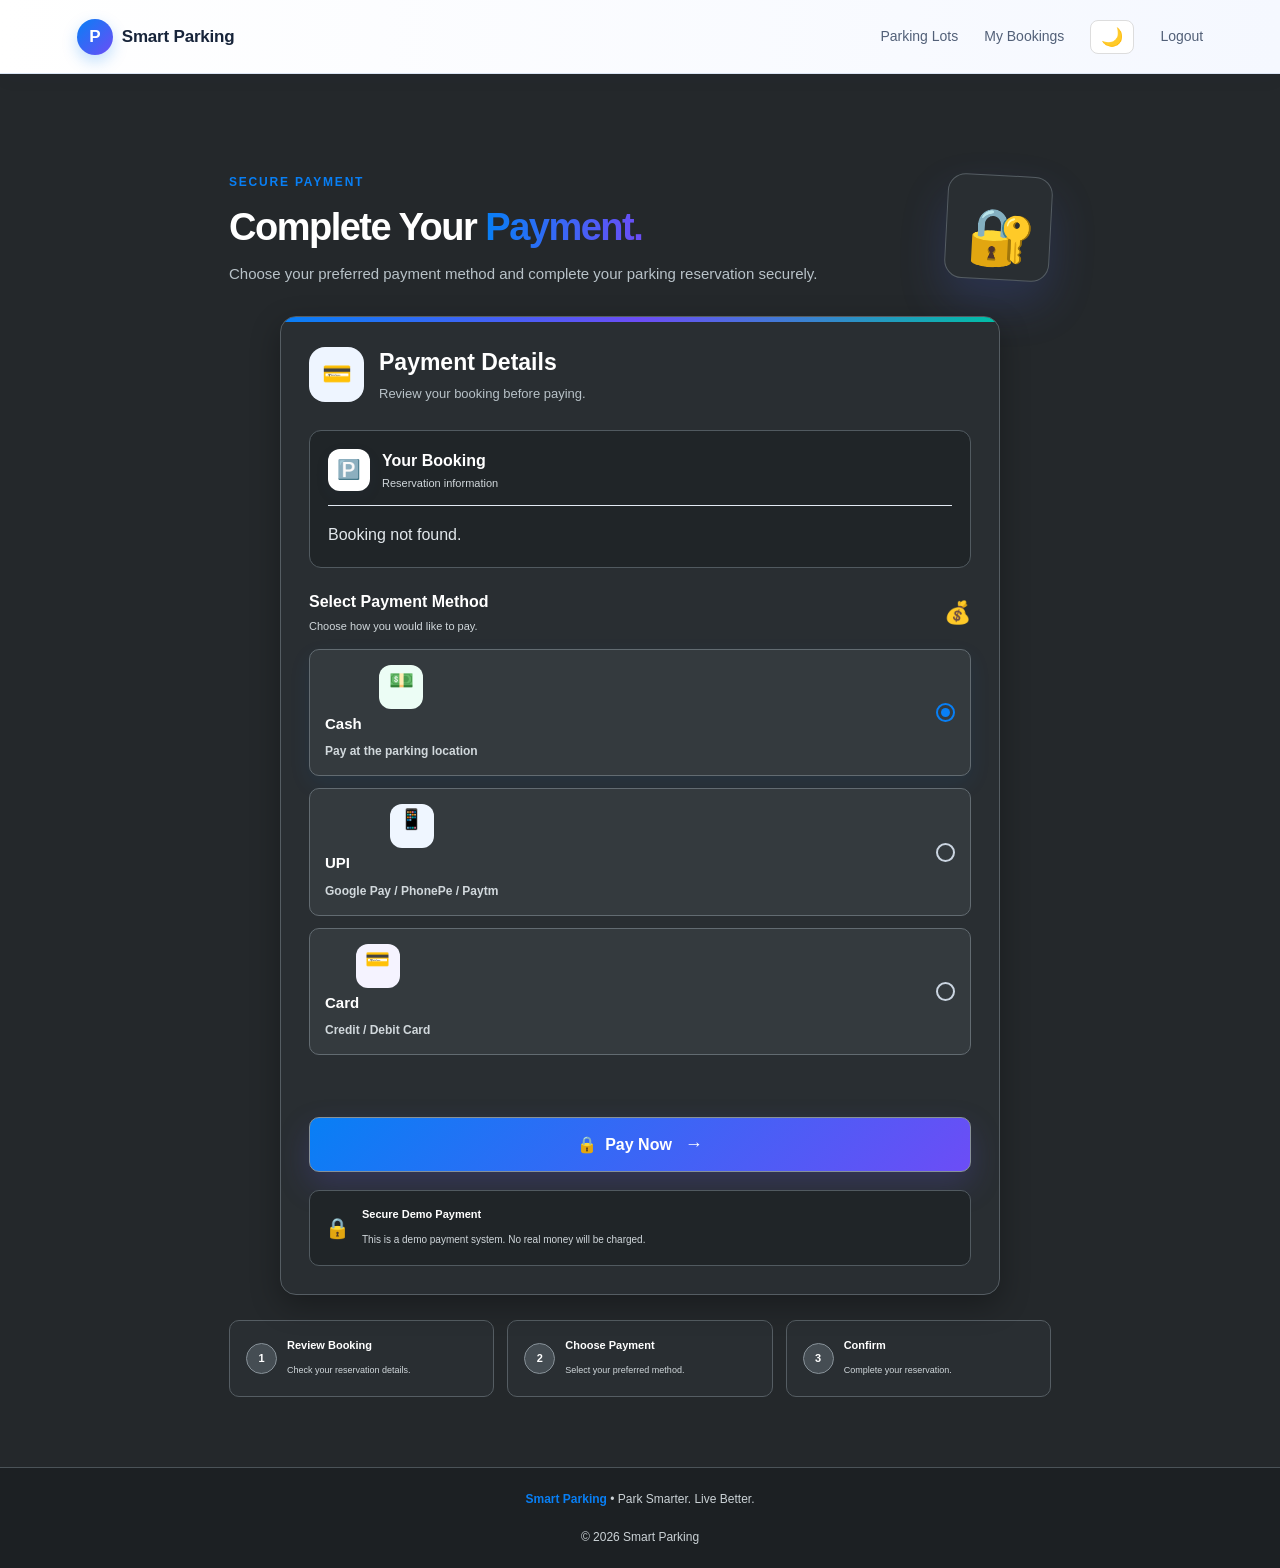
<file: src/main/resources/static/payment.html>
<!DOCTYPE html>
<html lang="en">

<head>

    <meta charset="UTF-8">

    <meta
        name="viewport"
        content="width=device-width, initial-scale=1.0">

    <title>Payment | Smart Parking</title>

    <link rel="stylesheet" href="style.css">

</head>


<body class="payment-page">


<!-- ================= NAVBAR ================= -->

<header class="navbar">

    <a class="brand" href="index.html">

        <span class="logo">P</span>

        Smart Parking

    </a>


    <nav>

        <a href="parking-lots.html">
            Parking Lots
        </a>

        <a href="my-bookings.html">
            My Bookings
        </a>


        <button
            type="button"
            class="theme-toggle"
            id="themeToggle"
            onclick="toggleDarkMode()">

            🌙

        </button>


        <a href="#" onclick="logout()">
            Logout
        </a>

    </nav>


    <button
        class="menu-btn"
        onclick="toggleMenu()">

        ☰

    </button>

</header>



<!-- ================= PAYMENT AREA ================= -->

<main class="payment-container">


    <!-- TOP INTRO -->

    <section class="payment-heading">

        <div>

            <span class="eyebrow">
                SECURE PAYMENT
            </span>


            <h1>
                Complete Your
                <span>Payment.</span>
            </h1>


            <p>
                Choose your preferred payment method
                and complete your parking reservation securely.
            </p>

        </div>


        <div class="payment-shield">
            🔐
        </div>

    </section>



    <!-- PAYMENT CARD -->

    <section class="payment-card">


        <!-- CARD HEADER -->

        <div class="payment-card-header">

            <div class="payment-card-icon">
                💳
            </div>

            <div>

                <h2>
                    Payment Details
                </h2>

                <p>
                    Review your booking before paying.
                </p>

            </div>

        </div>



        <!-- BOOKING DETAILS -->

        <div class="payment-booking-box">

            <div class="payment-box-title">

                <span>
                    🅿️
                </span>

                <div>

                    <strong>
                        Your Booking
                    </strong>

                    <small>
                        Reservation information
                    </small>

                </div>

            </div>


            <div id="paymentBookingDetails">

                Loading booking details...

            </div>

        </div>



        <!-- PAYMENT METHODS -->

        <div class="payment-methods">

            <div class="payment-method-heading">

                <div>

                    <h3>
                        Select Payment Method
                    </h3>

                    <p>
                        Choose how you would like to pay.
                    </p>

                </div>

                <span>
                    💰
                </span>

            </div>



            <!-- CASH -->

            <label class="payment-option">

                <input
                    type="radio"
                    name="paymentMethod"
                    value="CASH"
                    checked>


                <span class="payment-option-content">

                    <span class="payment-option-icon cash-icon">
                        💵
                    </span>

                    <span>

                        <strong>
                            Cash
                        </strong>

                        <small>
                            Pay at the parking location
                        </small>

                    </span>

                </span>


                <span class="payment-radio">
                </span>

            </label>



            <!-- UPI -->

            <label class="payment-option">

                <input
                    type="radio"
                    name="paymentMethod"
                    value="UPI">


                <span class="payment-option-content">

                    <span class="payment-option-icon upi-icon">
                        📱
                    </span>

                    <span>

                        <strong>
                            UPI
                        </strong>

                        <small>
                            Google Pay / PhonePe / Paytm
                        </small>

                    </span>

                </span>


                <span class="payment-radio">
                </span>

            </label>



            <!-- CARD -->

            <label class="payment-option">

                <input
                    type="radio"
                    name="paymentMethod"
                    value="CARD">


                <span class="payment-option-content">

                    <span class="payment-option-icon card-icon">
                        💳
                    </span>

                    <span>

                        <strong>
                            Card
                        </strong>

                        <small>
                            Credit / Debit Card
                        </small>

                    </span>

                </span>


                <span class="payment-radio">
                </span>

            </label>

        </div>



        <!-- PAYMENT MESSAGE -->

        <div
            id="paymentMessage"
            class="message payment-message">
        </div>



        <!-- PAY BUTTON -->

        <button
            class="btn primary payment-btn"
            onclick="processPayment()">

            <span>
                🔒
            </span>

            Pay Now

            <strong>
                →
            </strong>

        </button>



        <!-- SECURITY -->

        <div class="payment-security">

            <span>
                🔒
            </span>

            <div>

                <strong>
                    Secure Demo Payment
                </strong>

                <small>
                    This is a demo payment system.
                    No real money will be charged.
                </small>

            </div>

        </div>

    </section>



    <!-- PAYMENT STEPS -->

    <section class="payment-steps">

        <div class="payment-step">

            <span>
                1
            </span>

            <div>

                <strong>
                    Review Booking
                </strong>

                <small>
                    Check your reservation details.
                </small>

            </div>

        </div>


        <div class="payment-step">

            <span>
                2
            </span>

            <div>

                <strong>
                    Choose Payment
                </strong>

                <small>
                    Select your preferred method.
                </small>

            </div>

        </div>


        <div class="payment-step">

            <span>
                3
            </span>

            <div>

                <strong>
                    Confirm
                </strong>

                <small>
                    Complete your reservation.
                </small>

            </div>

        </div>

    </section>

</main>



<!-- ================= FOOTER ================= -->

<footer class="payment-footer">

    <div>

        <strong>
            Smart Parking
        </strong>

        <span>
            • Park Smarter. Live Better.
        </span>

    </div>

    <p>
        © 2026 Smart Parking
    </p>

</footer>



<script src="script.js"></script>

</body>

</html>
</file>
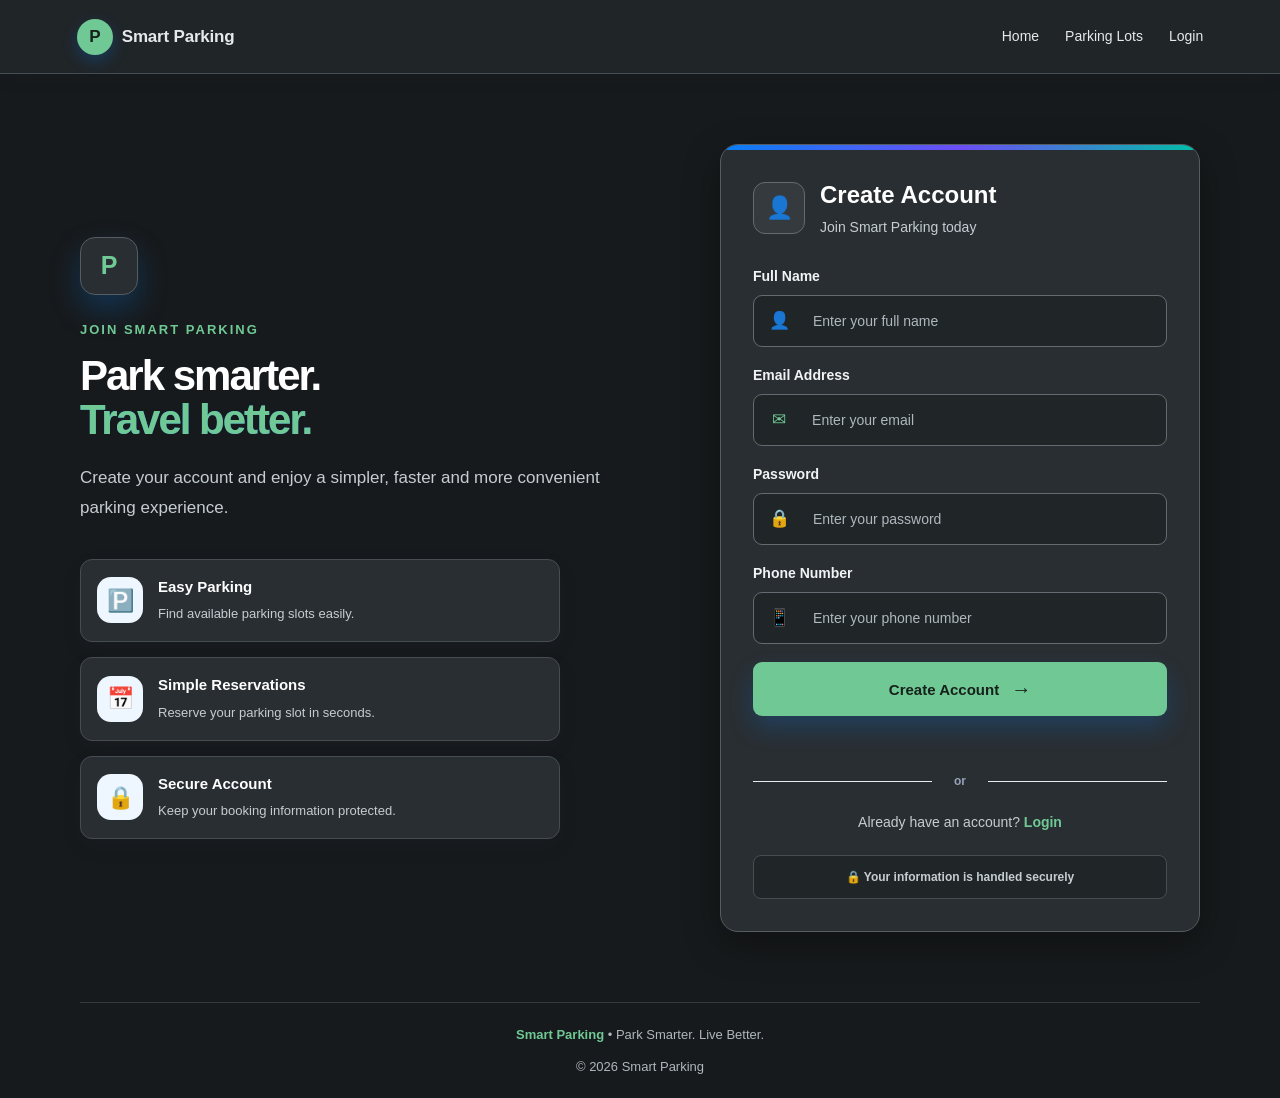
<file: src/main/resources/static/register.html>
<!DOCTYPE html>
<html lang="en">

<head>

    <meta charset="UTF-8">

    <meta
        name="viewport"
        content="width=device-width, initial-scale=1.0">

    <title>Register | Smart Parking</title>

    <link rel="stylesheet" href="style.css">

</head>


<body class="auth-page register-page">


    <!-- ================= NAVBAR ================= -->

    <header class="navbar">

        <a class="brand" href="index.html">

            <span class="logo">P</span>

            Smart Parking

        </a>


        <nav>

            <a href="index.html">
                Home
            </a>

            <a href="parking-lots.html">
                Parking Lots
            </a>

            <a href="login.html">
                Login
            </a>

        </nav>


        <button
            class="menu-btn"
            onclick="toggleMenu()">

            ☰

        </button>

    </header>



    <!-- ================= REGISTER AREA ================= -->

    <main class="register-container">


        <!-- LEFT SIDE -->

        <section class="register-intro">

            <div class="register-p-icon">
                P
            </div>


            <span class="eyebrow">
                JOIN SMART PARKING
            </span>


            <h1>
                Park smarter.
                <span>Travel better.</span>
            </h1>


            <p>
                Create your account and enjoy a simpler,
                faster and more convenient parking experience.
            </p>


            <!-- FEATURES -->

            <div class="register-features">


                <div class="register-feature">

                    <span>
                        🅿️
                    </span>

                    <div>

                        <strong>
                            Easy Parking
                        </strong>

                        <small>
                            Find available parking slots easily.
                        </small>

                    </div>

                </div>



                <div class="register-feature">

                    <span>
                        📅
                    </span>

                    <div>

                        <strong>
                            Simple Reservations
                        </strong>

                        <small>
                            Reserve your parking slot in seconds.
                        </small>

                    </div>

                </div>



                <div class="register-feature">

                    <span>
                        🔒
                    </span>

                    <div>

                        <strong>
                            Secure Account
                        </strong>

                        <small>
                            Keep your booking information protected.
                        </small>

                    </div>

                </div>


            </div>

        </section>



        <!-- REGISTER CARD -->

        <section class="register-card">


            <!-- CARD HEADER -->

            <div class="register-card-header">

                <div class="register-user-icon">
                    👤
                </div>


                <div>

                    <h2>
                        Create Account
                    </h2>

                    <p>
                        Join Smart Parking today
                    </p>

                </div>

            </div>



            <!-- REGISTER FORM -->

            <form id="registerForm">


                <!-- NAME -->

                <div class="register-field">

                    <label for="regName">
                        Full Name
                    </label>


                    <div class="register-input-wrapper">

                        <span>
                            👤
                        </span>


                        <input
                            id="regName"
                            type="text"
                            required
                            placeholder="Enter your full name"
                            autocomplete="name">

                    </div>

                </div>



                <!-- EMAIL -->

                <div class="register-field">

                    <label for="regEmail">
                        Email Address
                    </label>


                    <div class="register-input-wrapper">

                        <span>
                            ✉
                        </span>


                        <input
                            id="regEmail"
                            type="email"
                            required
                            placeholder="Enter your email"
                            autocomplete="email">

                    </div>

                </div>



                <!-- PASSWORD -->

                <div class="register-field">

                    <label for="regPassword">
                        Password
                    </label>


                    <div class="register-input-wrapper">

                        <span>
                            🔒
                        </span>


                        <input
                            id="regPassword"
                            type="password"
                            required
                            placeholder="Enter your password"
                            autocomplete="new-password">

                    </div>

                </div>



                <!-- PHONE -->

                <div class="register-field">

                    <label for="regPhone">
                        Phone Number
                    </label>


                    <div class="register-input-wrapper">

                        <span>
                            📱
                        </span>


                        <input
                            id="regPhone"
                            type="tel"
                            required
                            placeholder="Enter your phone number"
                            autocomplete="tel">

                    </div>

                </div>



                <!-- REGISTER BUTTON -->

                <button
                    class="btn primary full register-button"
                    type="submit">

                    Create Account

                    <span>
                        →
                    </span>

                </button>


            </form>



            <!-- MESSAGE -->

            <p
                id="registerMessage"
                class="message register-message">
            </p>



            <!-- LOGIN -->

            <div class="register-divider">
                <span>or</span>
            </div>


            <p class="auth-bottom register-login">

                Already have an account?

                <a href="login.html">
                    Login
                </a>

            </p>



            <!-- SECURITY -->

            <div class="register-security">

                🔒 Your information is handled securely

            </div>

        </section>
    </main>



    <!-- FOOTER -->

    <footer class="register-footer">

        <div>

            <strong>
                Smart Parking
            </strong>

            <span>
                • Park Smarter. Live Better.
            </span>

        </div>


        <p>
            © 2026 Smart Parking
        </p>

    </footer>



    <script src="script.js"></script>

</body>

</html>
</file>
<file: src/main/resources/static/style.css>
:root{
    --blue:#087ff5;
    --dark:#06224a;
    --text:#17243a;
    --muted:#6b7890;
    --bg:#f5f9ff;
    --white:#fff;
    --green:#18a866;
    --red:#e54b4b;
    --orange:#eea515;
    --border:#dce7f4;
    --shadow:0 14px 40px rgba(16,55,100,.10);
}

*{
    box-sizing:border-box;
    margin:0;
    padding:0;
}

body{
    font-family:Inter,Segoe UI,Arial,sans-serif;
    color:var(--text);
    background:var(--bg);
    line-height:1.5;
}

a{
    text-decoration:none;
    color:inherit;
}

/* =========================
   NAVBAR
========================= */

.navbar{
    height:72px;
    background:#fff;
    border-bottom:1px solid var(--border);
    display:flex;
    align-items:center;
    justify-content:space-between;
    padding:0 6%;
    position:sticky;
    top:0;
    z-index:10;
}

.brand{
    font-weight:800;
    display:flex;
    align-items:center;
    gap:9px;
}

.logo{
    width:32px;
    height:32px;
    border-radius:50%;
    background:var(--blue);
    color:#fff;
    display:grid;
    place-items:center;
    font-weight:900;
}

.navbar nav{
    display:flex;
    align-items:center;
    gap:26px;
    font-size:14px;
}

.navbar nav a{
    color:#526078;
}

.navbar nav a:hover,
.navbar nav .active{
    color:var(--blue);
}

.nav-btn{
    background:var(--blue)!important;
    color:#fff!important;
    padding:10px 18px;
    border-radius:22px;
}

.menu-btn{
    display:none;
    border:0;
    background:none;
    font-size:25px;
}

/* =========================
   HERO
========================= */

.hero{
    min-height:530px;
    background:linear-gradient(115deg,#031b3c,#06396e 55%,#087ff5);
    color:#fff;
    padding:70px 8%;
    display:grid;
    grid-template-columns:1.1fr .9fr;
    align-items:center;
    gap:40px;
}

.eyebrow{
    font-size:11px;
    letter-spacing:2px;
    font-weight:800;
    color:var(--blue);
}

.hero .eyebrow{
    color:#9ed2ff;
}

.hero h1{
    font-size:clamp(38px,5vw,64px);
    line-height:1.05;
    margin:15px 0 20px;
}

.hero h1 span{
    color:#55b5ff;
}

.hero p{
    max-width:570px;
    color:#d7e8fb;
    font-size:17px;
}

.hero-actions{
    display:flex;
    gap:12px;
    margin-top:28px;
}

.btn{
    display:inline-flex;
    align-items:center;
    justify-content:center;
    border:0;
    cursor:pointer;
    padding:13px 22px;
    border-radius:9px;
    font-weight:700;
    font-size:14px;
}

.btn.primary{
    background:var(--blue);
    color:#fff;
}

.btn.secondary{
    background:#fff;
    color:var(--dark);
}

.btn.full{
    width:100%;
}

/* =========================
   HERO PARKING IMAGE
========================= */

.hero-card{
    height:320px;
    display:grid;
    place-items:center;
}

.parking-illustration{
    width:min(390px,100%);
    height:270px;
    background:linear-gradient(145deg,#0b4e8f,#082a55);
    border:1px solid rgba(255,255,255,.15);
    border-radius:28px;
    position:relative;
    overflow:hidden;
    box-shadow:0 30px 70px rgba(0,0,0,.25);
}

.parking-illustration:after{
    content:"";
    position:absolute;
    left:-30px;
    right:-30px;
    bottom:35px;
    height:3px;
    background:#fff;
    box-shadow:0 38px #fff;
}

.car{
    font-size:95px;
    position:absolute;
    left:110px;
    top:75px;
    z-index:2;
}

.p-sign{
    position:absolute;
    right:45px;
    top:35px;
    background:#fff;
    color:var(--blue);
    font-weight:900;
    font-size:38px;
    border-radius:10px;
    padding:5px 12px;
}

.spot{
    position:absolute;
    bottom:15px;
    border:2px dashed #7ed0ff;
    padding:7px 14px;
    border-radius:5px;
    color:#fff;
    font-size:11px;
}

.s1{
    left:45px;
}

.s2{
    left:165px;
}

.s3{
    right:40px;
}

/* =========================
   SEARCH
========================= */

.search-box{
    margin:-35px auto 0;
    position:relative;
    width:min(1100px,90%);
    background:#fff;
    border:1px solid var(--border);
    box-shadow:var(--shadow);
    border-radius:16px;
    padding:20px;
    display:grid;
    grid-template-columns:1.5fr 1fr .8fr .8fr auto;
    gap:12px;
    align-items:end;
}

.field label,
form label,
label{
    display:block;
    font-size:12px;
    font-weight:700;
    margin:0 0 7px;
    color:#46536a;
}

.field input,
.field select,
input{
    width:100%;
    border:1px solid #d5e0ed;
    border-radius:8px;
    padding:12px;
    background:#fff;
    outline:none;
    color:var(--text);
}

input:focus,
select:focus{
    border-color:var(--blue);
    box-shadow:0 0 0 3px rgba(8,127,245,.10);
}

/* =========================
   SECTIONS
========================= */

.section{
    padding:85px 8%;
}

.section-heading{
    text-align:center;
    margin-bottom:35px;
}

.section h2,
.about-grid h2{
    font-size:34px;
    margin-top:7px;
}

.feature-grid{
    display:grid;
    grid-template-columns:repeat(3,1fr);
    gap:20px;
    max-width:1050px;
    margin:auto;
}

.feature{
  background:#fff;
  border:1px solid var(--border);
  padding:28px;
  border-radius:15px;
  box-shadow:0 8px 25px rgba(16,55,100,.05);
  cursor:pointer;
  display:block;
  transition:transform .2s, box-shadow .2s;
}

.feature:hover{
  transform:translateY(-4px);
  box-shadow:0 12px 30px rgba(16,55,100,.12);
}

.icon{
    font-size:27px;
    margin-bottom:14px;
}

.feature h3{
    margin-bottom:8px;
}

.feature p,
.muted{
    color:var(--muted);
    font-size:14px;
}

.light-section{
    background:#eaf4ff;
}

.about-grid{
    max-width:1050px;
    margin:auto;
    display:grid;
    grid-template-columns:1fr 1fr;
    align-items:center;
}

.stats{
    display:grid;
    grid-template-columns:repeat(3,1fr);
    gap:12px;
}

.stats div{
    background:#fff;
    padding:20px;
    border-radius:12px;
    text-align:center;
}

.stats strong,
.stats span{
    display:block;
}

.stats strong{
    font-size:22px;
    color:var(--blue);
}

.stats span{
    font-size:12px;
    color:var(--muted);
}

/* =========================
   FOOTER
========================= */

footer{
    text-align:center;
    padding:25px;
    color:var(--muted);
    font-size:13px;
    background:#fff;
    border-top:1px solid var(--border);
}

/* =========================
   GENERAL PAGE
========================= */

.page{
    max-width:1180px;
    margin:auto;
    padding:55px 5%;
}

.page.narrow{
    max-width:900px;
}

.page-title{
    display:flex;
    justify-content:space-between;
    align-items:end;
    margin-bottom:30px;
}

.page-title h1{
    font-size:38px;
    line-height:1.15;
    margin:6px 0;
}

/* =========================
   PARKING LOTS
========================= */

.lot-grid{
    display:grid;
    grid-template-columns:repeat(3,1fr);
    gap:18px;
}

.lot-card{
    background:#fff;
    border:1px solid var(--border);
    border-radius:15px;
    padding:15px;
    box-shadow:var(--shadow);
}

.lot-image{
    height:145px;
    border-radius:10px;
    background:linear-gradient(135deg,#d9ecff,#eef6ff);
    display:grid;
    place-items:center;
    font-size:52px;
    margin-bottom:15px;
}

.lot-card h3{
    margin-bottom:5px;
}

.lot-meta{
    color:var(--muted);
    font-size:13px;
    margin-bottom:14px;
}

.lot-card .btn{
    width:100%;
}

.loading{
    text-align:center;
    grid-column:1/-1;
    padding:45px;
    color:var(--muted);
}

/* =========================
   LOGIN / REGISTER
========================= */

.auth-page{
    background:linear-gradient(135deg,#f3f8ff,#eaf4ff);
}

.auth-wrap{
    min-height:calc(100vh - 72px);
    display:grid;
    grid-template-columns:1fr 460px;
    max-width:1050px;
    margin:auto;
    align-items:center;
    gap:70px;
    padding:45px 5%;
}

.auth-info h1{
    font-size:43px;
    line-height:1.08;
    margin:12px 0;
}

.auth-info p{
    color:var(--muted);
    max-width:420px;
}

.big-p{
    width:78px;
    height:78px;
    border-radius:22px;
    background:var(--blue);
    color:#fff;
    display:grid;
    place-items:center;
    font-size:38px;
    font-weight:900;
    margin-bottom:25px;
}

.auth-card{
    background:#fff;
    border:1px solid var(--border);
    box-shadow:var(--shadow);
    border-radius:18px;
    padding:35px;
}

.auth-card h2{
    font-size:27px;
}

.auth-card form{
    margin-top:25px;
}

.auth-card input{
    margin-bottom:16px;
}

.message{
    margin-top:15px;
    font-size:13px;
    text-align:center;
}

.auth-bottom{
    text-align:center;
    font-size:13px;
    color:var(--muted);
    margin-top:22px;
}

.auth-bottom a{
    color:var(--blue);
    font-weight:700;
}

/* =========================
   BOOKING
========================= */

.back{
    display:inline-block;
    color:var(--blue);
    font-weight:700;
    margin-bottom:20px;
}

.booking-panel{
    background:#fff;
    border:1px solid var(--border);
    box-shadow:var(--shadow);
    padding:30px;
    border-radius:18px;
}

.booking-fields{
    display:grid;
    grid-template-columns:1fr 1fr 1fr;
    gap:15px;
    margin:25px 0;
}

.slot-title{
    margin:30px 0 15px;
}

.slot-grid{
    display:grid;
    grid-template-columns:repeat(5,1fr);
    gap:10px;
}

.slot{
    padding:14px 5px;
    border:1px solid #a9e5c8;
    background:#effcf5;
    color:var(--green);
    border-radius:8px;
    text-align:center;
    font-weight:800;
    cursor:pointer;
}

.slot:hover{
    transform:translateY(-2px);
    box-shadow:0 6px 15px rgba(0,0,0,.08);
}

.slot.selected{
    background:var(--blue);
    border-color:var(--blue);
    color:#fff;
}

/* =========================
   BOOKINGS
========================= */

.booking-list{
    display:grid;
    gap:14px;
}

.booking-card{
    background:#fff;
    border:1px solid var(--border);
    border-radius:14px;
    padding:20px;
    display:flex;
    justify-content:space-between;
    align-items:center;
    gap:20px;
}

.status{
    padding:5px 10px;
    border-radius:20px;
    font-size:11px;
    font-weight:800;
}

.confirmed{
    background:#e4f8ee;
    color:var(--green);
}

.cancelled{
    background:#ffe8e8;
    color:var(--red);
}

/* =========================
   ADMIN
========================= */

.admin-stats{
    display:grid;
    grid-template-columns:repeat(3,1fr);
    gap:18px;
    margin-bottom:30px;
}

.stat-card{
    background:#fff;
    border:1px solid var(--border);
    border-radius:14px;
    padding:23px;
}

.stat-card span{
    font-size:13px;
    color:var(--muted);
}

.stat-card strong{
    display:block;
    font-size:30px;
    color:var(--blue);
    margin-top:4px;
}

.admin-section{
    background:#fff;
    border:1px solid var(--border);
    border-radius:15px;
    padding:22px;
    margin-bottom:20px;
}

.admin-section h2{
    margin-bottom:18px;
}

.admin-list{
    display:grid;
    gap:10px;
}

.admin-row{
    display:flex;
    justify-content:space-between;
    align-items:center;
    padding:14px;
    border:1px solid var(--border);
    border-radius:9px;
}

/* =========================
   SLOT ACTIONS

   /* =========================
   SLOT ACTIONS
========================= */
.slot-actions{
    display:flex;
    align-items:center;
    justify-content:center;
    gap:8px;
    flex-wrap:wrap;
    width:100%;
}

.status-btn{
    height:40px;
    min-width:100px;
    padding:8px 12px;
    border:1px solid #d5e0ed;
    border-radius:8px;
    background:#fff;
    color:var(--text);
    cursor:pointer;
    font-weight:700;
    font-size:13px;
}

.delete-btn{
    height:40px;
    min-width:80px;
    padding:8px 12px;
    border:none;
    border-radius:8px;
    background:var(--red);
    color:#fff;
    cursor:pointer;
    font-weight:700;
    font-size:13px;
}



.status-btn:hover{
    opacity:.85;
}

.active-status{
    background:#e4f8ee;
    color:var(--green);
    border-color:#a9e5c8;
}

.maintenance-status{
    background:#fff4df;
    color:var(--orange);
    border-color:#f0d49a;
}



.delete-btn:hover{
    opacity:.85;
}



/* =========================
   TABLE
========================= */

.table-wrap{
    overflow:auto;
}

.table{
    width:100%;
    border-collapse:collapse;
    font-size:13px;
}

.table th,
.table td{
    text-align:left;
    padding:12px;
    border-bottom:1px solid var(--border);
    white-space:nowrap;
}

/* =========================
   RESPONSIVE
========================= */

@media(max-width:900px){

    .hero{
        grid-template-columns:1fr;
        padding:55px 7%;
    }

    .hero-card{
        display:none;
    }

    .search-box{
        grid-template-columns:1fr 1fr;
    }

    .search-box .btn{
        grid-column:1/-1;
    }

    .lot-grid{
        grid-template-columns:1fr 1fr;
    }

    .auth-wrap{
        grid-template-columns:1fr;
        max-width:560px;
    }

    .auth-info{
        text-align:center;
    }

    .big-p{
        margin:0 auto 20px;
    }

    .about-grid{
        grid-template-columns:1fr;
        gap:25px;
    }

    .feature-grid{
        grid-template-columns:1fr;
    }

    .admin-stats{
        grid-template-columns:1fr 1fr;
    }
}

@media(max-width:650px){

    .navbar{
        padding:0 5%;
    }

    .navbar nav{
        display:none;
        position:absolute;
        top:72px;
        left:0;
        right:0;
        background:#fff;
        padding:15px 5%;
        border-bottom:1px solid var(--border);
        flex-direction:column;
        align-items:flex-start;
        gap:15px;
    }

    .navbar nav.open{
        display:flex;
    }

    .menu-btn{
        display:block;
    }

    .hero{
        min-height:500px;
    }

    .hero h1{
        font-size:42px;
    }

    .search-box{
        grid-template-columns:1fr;
        margin-top:-20px;
    }

    .page{
        padding:35px 5%;
    }

    .page-title h1{
        font-size:30px;
    }

    .lot-grid{
        grid-template-columns:1fr;
    }

    .booking-fields{
        grid-template-columns:1fr;
    }

    .slot-grid{
        grid-template-columns:repeat(3,1fr);
    }

    .booking-card{
        flex-direction:column;
        align-items:flex-start;
    }

    .admin-stats{
        grid-template-columns:1fr;
    }

    .auth-card{
        padding:25px;
    }

    .auth-info h1{
        font-size:34px;
    }

    .stats{
        grid-template-columns:1fr 1fr 1fr;
    }

    .hero-actions{
        flex-wrap:wrap;
    }

    .admin-row{
        gap:15px;
        flex-wrap:wrap;
    }

    .slot-actions{
        width:100%;
        justify-content:flex-end;
    }
}

.booking-filters{
    display:flex;
    gap:10px;
    margin:15px 0 20px;
    flex-wrap:wrap;
}

.filter-btn{
    padding:8px 16px;
    border:1px solid #d5e0ed;
    border-radius:8px;
    background:#fff;
    cursor:pointer;
    font-weight:600;
}

.filter-btn:hover{
    opacity:.85;
}

.filter-btn.active{
    background:var(--green);
    color:#fff;
    border-color:var(--green);
}

/* REALISTIC PARKING SLOT SIZE */

.parking-slot-grid {
    display: grid;
    grid-template-columns: repeat(auto-fill, minmax(110px, 130px));
    gap: 14px;
    margin-top: 20px;
}

.parking-slot-card {
    width: 100%;
    min-height: 115px;
    box-sizing: border-box;
    border: 1px solid #244767;
    border-radius: 10px;
    padding: 12px 8px;
    background: #102a43;
    color: #ffffff;
    text-align: center;
    box-shadow: 0 4px 12px rgba(0, 0, 0, 0.2);
    transition: 0.3s ease;
}

.parking-slot-card:hover {
    border-color: #38bdf8;
    box-shadow: 0 0 15px rgba(56, 189, 248, 0.2);
}


.slot-number{
    font-size:26px;
    font-weight:800;
    margin-bottom:6px;
}

.slot-type{
    font-size:13px;
    color:#6b7280;
    margin-bottom:8px;
}

.slot-status{
    font-size:13px;
    font-weight:700;
    margin-bottom:15px;
}

.parking-slot-card.available{
    border-top:4px solid #22c55e;
}

.parking-slot-card.maintenance{
    border-top:4px solid #f59e0b;
}


/* Parking Slot Grid */

.slot-title {
    margin-top: 30px;
    margin-bottom: 15px;
}

.slot-grid {
    display: grid;
    grid-template-columns: repeat(4, 1fr);
    gap: 15px;
    margin-top: 15px;
}

.slot {
    padding: 18px 10px;
    border: 2px solid #16a34a;
    border-radius: 10px;
    background: #f0fdf4;
    color: #166534;
    font-size: 18px;
    font-weight: 600;
    cursor: pointer;
    transition: 0.2s;
}

.slot:hover {
    background: #16a34a;
    color: white;
    transform: translateY(-2px);
}

@media (max-width: 600px) {

    .slot-grid {
        grid-template-columns: repeat(2, 1fr);
    }

}

/* Visual Parking Map */
/* ============================= */
/* PARKING MAP */
/* ============================= */

.parking-map {
    margin-top: 25px;
    padding: 30px;
    background: #f8fafc;
    border: 1px solid #e2e8f0;
    border-radius: 20px;
    box-shadow: 0 10px 30px rgba(15, 23, 42, 0.08);
}

/* Selected slot message */

.selected-slot-message {
    display: none;
    margin-top: 20px;
    padding: 15px 18px;
    background: #eff6ff;
    border: 1px solid #93c5fd;
    border-radius: 12px;
}

.selected-slot-message.show {
    display: block;
}

.selected-slot-info {
    display: flex;
    align-items: center;
    justify-content: space-between;
    gap: 15px;
}

.selected-slot-info div {
    display: flex;
    flex-direction: column;
    gap: 4px;
}

.selected-slot-info strong {
    font-size: 14px;
    color: #475569;
}

.selected-slot-info span {
    font-size: 20px;
    font-weight: 800;
    color: #2563eb;
}


/* Selected parking slot */

.parking-slot.selected {
    transform: translateY(-5px);
    border-width: 3px;
    box-shadow: 0 0 0 4px rgba(37, 99, 235, 0.15);
}


/* Mobile */

@media (max-width: 600px) {

    .selected-slot-info {
        flex-direction: column;
        align-items: stretch;
    }

    .selected-slot-info .btn {
        width: 100%;
    }

}


/* Parking map title */

.slot-title {
    text-align: center;
    margin-bottom: 25px;
    font-size: 22px;
}


/* Entry */

.parking-entry {
    width: 160px;
    margin: 0 auto 25px;
    padding: 10px;
    text-align: center;
    font-weight: 700;
    color: #2563eb;
    background: #eff6ff;
    border: 2px solid #2563eb;
    border-radius: 10px;
}


/* Parking lanes */

.parking-lanes {
    display: grid;
    grid-template-columns: repeat(4, 1fr);
    gap: 18px;
    padding: 10px;
}


/* Parking slot */

.parking-slot {
    min-height: 105px;
    border-radius: 14px;
    border: 2px solid #16a34a;
    background: #f0fdf4;
    color: #166534;

    cursor: pointer;

    display: flex;
    flex-direction: column;
    align-items: center;
    justify-content: center;

    gap: 3px;

    transition:
        transform 0.2s ease,
        box-shadow 0.2s ease,
        border-color 0.2s ease;
}


/* Available slot hover */

.parking-slot.available:hover {
    transform: translateY(-5px);
    box-shadow: 0 8px 18px rgba(22, 163, 74, 0.2);
}


/* Slot number */

.parking-slot .slot-number {
    font-size: 21px;
    font-weight: 800;
}


/* Vehicle type */

.parking-slot .slot-type {
    font-size: 12px;
    font-weight: 600;
    margin-top: 2px;
}


/* Booked */

.parking-slot.booked {
    background: #fee2e2;
    border-color: #dc2626;
    color: #991b1b;
    cursor: not-allowed;
    opacity: 0.85;
}


/* Maintenance */

.parking-slot.maintenance {
    background: #fef3c7;
    border-color: #d97706;
    color: #92400e;
    cursor: not-allowed;
    opacity: 0.9;
}


/* Available */

.parking-slot.available {
    background: #dcfce7;
    border-color: #16a34a;
    color: #166534;
}


/* Exit */

.parking-exit {
    width: 160px;
    margin: 30px auto 0;
    padding: 10px;

    text-align: center;
    font-weight: 700;

    color: #dc2626;
    background: #fef2f2;

    border: 2px solid #dc2626;
    border-radius: 10px;
}


/* ============================= */
/* LEGEND */
/* ============================= */

.parking-legend {
    display: flex;
    justify-content: center;
    align-items: center;

    gap: 25px;

    margin-top: 30px;
    padding-top: 20px;

    border-top: 1px solid #e2e8f0;

    flex-wrap: wrap;
}


.legend-item {
    display: flex;
    align-items: center;
    gap: 8px;

    font-size: 14px;
    font-weight: 600;
}


.legend-box {
    width: 18px;
    height: 18px;
    border-radius: 5px;
}


.legend-available {
    background: #dcfce7;
    border: 2px solid #16a34a;
}


.legend-maintenance {
    background: #fef3c7;
    border: 2px solid #d97706;
}


.legend-booked {
    background: #fee2e2;
    border: 2px solid #dc2626;
}


/* ============================= */
/* MOBILE */
/* ============================= */

@media (max-width: 800px) {

    .parking-lanes {
        grid-template-columns: repeat(3, 1fr);
    }

}


@media (max-width: 600px) {

    .parking-map {
        padding: 18px;
    }

    .parking-lanes {
        grid-template-columns: repeat(2, 1fr);
        gap: 12px;
    }

    .parking-slot {
        min-height: 90px;
    }

}


@media (max-width: 380px) {

    .parking-lanes {
        grid-template-columns: 1fr 1fr;
        gap: 8px;
    }

}


/* Booking Confirmation */

.confirmation-card {
    max-width: 600px;
    margin: 40px auto;
    padding: 35px;
    background: white;
    border-radius: 18px;
    text-align: center;
    box-shadow: 0 10px 30px rgba(0,0,0,0.08);
}

.success-icon {
    width: 70px;
    height: 70px;
    margin: 0 auto 20px;

    display: flex;
    align-items: center;
    justify-content: center;

    border-radius: 50%;

    background: #dcfce7;
    color: #16a34a;

    font-size: 40px;
    font-weight: bold;
}

.confirmation-card h1 {
    margin-bottom: 8px;
}

.confirmation-details {
    margin-top: 25px;
    text-align: left;
}

.confirmation-row {
    display: flex;
    justify-content: space-between;
    padding: 14px 0;
    border-bottom: 1px solid #e5e7eb;
}

.confirmation-row strong {
    color: #111827;
}

.confirmation-row span {
    color: #4b5563;
}

.confirmation-actions {
    display: flex;
    gap: 12px;
    justify-content: center;
    margin-top: 30px;
    flex-wrap: wrap;
}


/* =========================
   DARK MODE
========================= */

body.dark-mode {
    background: #121212;
    color: #f1f1f1;
}

body.dark-mode .navbar {
    background: #1b1b1b;
    border-bottom-color: #333;
}

body.dark-mode .navbar a {
    color: #f1f1f1;
}

body.dark-mode .page-title h1,
body.dark-mode h1,
body.dark-mode h2,
body.dark-mode h3 {
    color: #ffffff;
}

body.dark-mode .stat-card,
body.dark-mode .card,
body.dark-mode .booking-panel,
body.dark-mode .admin-section {
    background: #1e1e1e;
    color: #f1f1f1;
    border-color: #333;
}

body.dark-mode input,
body.dark-mode select,
body.dark-mode textarea {
    background: #252525;
    color: #ffffff;
    border-color: #444;
}

body.dark-mode input::placeholder {
    color: #aaa;
}

body.dark-mode .table {
    background: #1e1e1e;
    color: #ffffff;
}

body.dark-mode .table th {
    background: #252525;
    color: #ffffff;
}

body.dark-mode .table td {
    border-color: #333;
}

body.dark-mode .muted {
    color: #aaa;
}

body.dark-mode .lot-card,
body.dark-mode .booking-card {
    background: #1e1e1e;
    color: #f1f1f1;
    border-color: #333;
}


/* Dark mode button */

.theme-toggle {
    border: none;
    background: transparent;
    font-size: 20px;
    cursor: pointer;
    padding: 6px 10px;
}

.theme-toggle {
    border: 1px solid #ddd;
    background: white;
    color: #222;
    border-radius: 8px;
    padding: 7px 10px;
    font-size: 18px;
    cursor: pointer;
    line-height: 1;
}

.theme-toggle:hover {
    background: #f1f1f1;
}

body.dark-mode .theme-toggle {
    background: #252525;
    color: #ffffff;
    border-color: #444;
}

body.dark-mode .theme-toggle:hover {
    background: #333;
}


.payment-card {
    max-width: 600px;
    margin: 40px auto;
    padding: 30px;
    background: #ffffff;
    border: 1px solid #e5e5e5;
    border-radius: 16px;
    box-shadow: 0 10px 30px rgba(0,0,0,0.08);
}

.payment-card h1 {
    margin: 8px 0;
}

.payment-summary {
    margin-top: 25px;
    padding: 20px;
    border: 1px solid #e5e5e5;
    border-radius: 12px;
}

.payment-option {
    display: flex;
    align-items: center;
    gap: 15px;
    padding: 16px;
    margin-top: 12px;
    border: 1px solid #ddd;
    border-radius: 10px;
    cursor: pointer;
}

.payment-option:hover {
    border-color: #087ff5;
}

.payment-option input {
    width: 18px;
    height: 18px;
}

.payment-option span {
    display: flex;
    flex-direction: column;
    gap: 4px;
}

.payment-option small {
    color: #777;
}

.payment-total {
    display: flex;
    justify-content: space-between;
    margin-top: 20px;
    padding-top: 15px;
    border-top: 1px solid #ddd;
    font-size: 18px;
}

.payment-total strong {
    font-size: 22px;
}

.payment-btn {
    width: 100%;
    margin-top: 25px;
}

.payment-note {
    text-align: center;
    margin-top: 15px;
    font-size: 13px;
}

body.dark-mode .payment-card {
    background: #1e1e1e;
    color: #f1f1f1;
    border-color: #333;
}

body.dark-mode .payment-summary,
body.dark-mode .payment-option {
    border-color: #444;
}

body.dark-mode .payment-option small {
    color: #aaa;
}

body.dark-mode .payment-total {
    border-top-color: #444;
}
/* =========================
   PAYMENT PAGE
========================= */

.payment-card {
    max-width: 600px;
    margin: 40px auto;
    padding: 30px;
    background: #ffffff;
    border: 1px solid #e5e5e5;
    border-radius: 16px;
    box-shadow: 0 10px 30px rgba(0,0,0,0.08);
}

.payment-card h1 {
    margin: 8px 0;
}

.payment-summary {
    margin-top: 25px;
    padding: 20px;
    border: 1px solid #e5e5e5;
    border-radius: 12px;
}

.payment-option {
    display: flex;
    align-items: center;
    gap: 15px;
    padding: 16px;
    margin-top: 12px;
    border: 1px solid #ddd;
    border-radius: 10px;
    cursor: pointer;
}

.payment-option:hover {
    border-color: #087ff5;
}

.payment-option input {
    width: 18px;
    height: 18px;
}

.payment-option span {
    display: flex;
    flex-direction: column;
    gap: 4px;
}

.payment-option small {
    color: #777;
}

.payment-total {
    display: flex;
    justify-content: space-between;
    margin-top: 20px;
    padding-top: 15px;
    border-top: 1px solid #ddd;
    font-size: 18px;
}

.payment-total strong {
    font-size: 22px;
}

.payment-btn {
    width: 100%;
    margin-top: 25px;
}

.payment-note {
    text-align: center;
    margin-top: 15px;
    font-size: 13px;
}

body.dark-mode .payment-card {
    background: #1e1e1e;
    color: #f1f1f1;
    border-color: #333;
}

body.dark-mode .payment-summary,
body.dark-mode .payment-option {
    border-color: #444;
}

body.dark-mode .payment-option small {
    color: #aaa;
}

body.dark-mode .payment-total {
    border-top-color: #444;
}


/* Small and sweet parking lot buttons */
.lot-card .btn {
    width: auto;
    min-height: 32px;
    padding: 7px 13px;
    margin-top: 8px;
    font-size: 12px;
    font-weight: 600;
    border-radius: 7px;
    cursor: pointer;
    transition: all 0.2s ease;
}

/* View Slots */
.lot-card .btn.primary {
    background: #2563eb;
    color: white;
    border: 1px solid #2563eb;
}

.lot-card .btn.primary:hover {
    background: #1d4ed8;
    transform: translateY(-1px);
}

/* Delete */
.lot-card .btn:not(.primary) {
    background: #fff1f2;
    color: #e11d48;
    border: 1px solid #fecdd3;
}

.lot-card .btn:not(.primary):hover {
    background: #e11d48;
    color: white;
}

/* Space between buttons */
.lot-card .btn + .btn {
    margin-left: 5px;
}

/* =========================================
   SMART PARKING - SOOTHING UI ENHANCEMENT
   Add this at the VERY BOTTOM of style.css
========================================= */

/* ---------- Overall ---------- */

body {
    background: #f7faff;
    color: #17243a;
}


/* ---------- Navbar ---------- */

.navbar {
    height: 74px;
    background: rgba(255, 255, 255, 0.96);
    box-shadow: 0 2px 18px rgba(30, 70, 110, 0.05);
}

.brand {
    font-size: 17px;
    letter-spacing: -0.2px;
}

.logo {
    width: 36px;
    height: 36px;
    box-shadow: 0 5px 14px rgba(8, 127, 245, 0.22);
}

.navbar nav a {
    transition: color 0.2s ease;
}

.nav-btn {
    box-shadow: 0 5px 14px rgba(8, 127, 245, 0.18);
    transition: transform 0.2s ease, box-shadow 0.2s ease;
}

.nav-btn:hover {
    transform: translateY(-1px);
    box-shadow: 0 8px 18px rgba(8, 127, 245, 0.24);
}


/* ---------- Hero ---------- */

.hero {
    min-height: 555px;
    background:
        radial-gradient(
            circle at 85% 25%,
            rgba(82, 177, 255, 0.22),
            transparent 30%
        ),
        linear-gradient(
            120deg,
            #06224a 0%,
            #073d70 55%,
            #087ff5 100%
        );
}

.hero-content {
    max-width: 650px;
}

.hero h1 {
    letter-spacing: -1.5px;
}

.hero h1 span {
    color: #72c5ff;
}

.hero p {
    line-height: 1.7;
}


/* ---------- Hero Buttons ---------- */

.hero .btn {
    border-radius: 10px;
    padding: 13px 21px;
    transition:
        transform 0.2s ease,
        box-shadow 0.2s ease;
}

.hero .btn.primary {
    background: #ffffff;
    color: #075caf;
    box-shadow: 0 8px 22px rgba(0, 0, 0, 0.14);
}

.hero .btn.primary:hover {
    transform: translateY(-2px);
    box-shadow: 0 12px 28px rgba(0, 0, 0, 0.18);
}

.hero .btn.secondary {
    background: rgba(255, 255, 255, 0.10);
    color: #ffffff;
    border: 1px solid rgba(255, 255, 255, 0.28);
}

.hero .btn.secondary:hover {
    background: rgba(255, 255, 255, 0.17);
    transform: translateY(-2px);
}


/* ---------- Hero Parking Illustration ---------- */

.parking-illustration {
    background:
        radial-gradient(
            circle at 50% 20%,
            rgba(84, 190, 255, 0.20),
            transparent 35%
        ),
        linear-gradient(145deg, #0b5598, #072a55);
    box-shadow:
        0 25px 60px rgba(0, 0, 0, 0.22),
        inset 0 1px 0 rgba(255, 255, 255, 0.10);
}


/* ---------- Search Box ---------- */

.search-box {
    margin-top: -40px;
    padding: 23px;
    border-radius: 18px;
    box-shadow:
        0 18px 45px rgba(30, 70, 110, 0.10),
        0 3px 10px rgba(30, 70, 110, 0.04);
}

.search-box .btn {
    min-height: 45px;
    border-radius: 9px;
    transition:
        transform 0.2s ease,
        box-shadow 0.2s ease;
}

.search-box .btn:hover {
    transform: translateY(-1px);
    box-shadow: 0 7px 16px rgba(8, 127, 245, 0.18);
}

.field input,
.field select {
    height: 45px;
    background: #fbfdff;
    transition:
        border-color 0.2s ease,
        box-shadow 0.2s ease,
        background 0.2s ease;
}

.field input:hover,
.field select:hover {
    background: #ffffff;
}


/* ---------- Section ---------- */

.section {
    padding: 95px 8%;
}

.section-heading {
    margin-bottom: 42px;
}

.section h2,
.about-grid h2 {
    letter-spacing: -0.7px;
}


/* ---------- Feature Cards ---------- */

.feature-grid {
    gap: 24px;
}

.feature {
    padding: 30px;
    border-radius: 18px;
    box-shadow: 0 8px 28px rgba(30, 70, 110, 0.055);
    transition:
        transform 0.25s ease,
        box-shadow 0.25s ease,
        border-color 0.25s ease;
}

.feature:hover {
    transform: translateY(-6px);
    border-color: #c9e3fb;
    box-shadow: 0 16px 38px rgba(30, 70, 110, 0.10);
}

.feature .icon {
    width: 52px;
    height: 52px;
    display: grid;
    place-items: center;
    background: #eef7ff;
    border-radius: 14px;
    font-size: 25px;
    margin-bottom: 18px;
}

.feature h3 {
    font-size: 18px;
    margin-bottom: 9px;
}

.feature p {
    line-height: 1.7;
}


/* ---------- About Section ---------- */

.light-section {
    background:
        linear-gradient(
            135deg,
            #f0f8ff,
            #eaf5ff
        );
}

.about-grid {
    gap: 45px;
}

.stats {
    gap: 15px;
}

.stats div {
    border: 1px solid #dcecf9;
    box-shadow: 0 7px 22px rgba(30, 70, 110, 0.05);
    transition: transform 0.2s ease;
}

.stats div:hover {
    transform: translateY(-3px);
}


/* ---------- Footer ---------- */

footer {
    padding: 30px;
    background: #ffffff;
}


/* ---------- General Button ---------- */

.btn {
    transition:
        transform 0.2s ease,
        box-shadow 0.2s ease,
        background 0.2s ease;
}

.btn.primary:hover {
    transform: translateY(-1px);
    box-shadow: 0 7px 18px rgba(8, 127, 245, 0.18);
}


/* ---------- Mobile ---------- */

@media (max-width: 650px) {

    .hero {
        padding: 60px 7%;
    }

    .hero h1 {
        letter-spacing: -1px;
    }

    .search-box {
        padding: 18px;
        border-radius: 15px;
    }

    .section {
        padding: 70px 7%;
    }

    .feature {
        padding: 25px;
    }

}

/* =========================================================
   SMART PARKING - MODERN ADMIN DASHBOARD
   Add at the VERY BOTTOM of style.css
========================================================= */


/* =========================================================
   ADMIN PAGE BACKGROUND
========================================================= */

.admin-page {
    background:
        radial-gradient(
            circle at 10% 0%,
            rgba(8, 127, 245, 0.055),
            transparent 25%
        ),
        radial-gradient(
            circle at 90% 20%,
            rgba(99, 102, 241, 0.045),
            transparent 25%
        ),
        #f7faff;
}


/* =========================================================
   ADMIN DASHBOARD
========================================================= */

.admin-dashboard {
    max-width: 1240px;
    padding-top: 48px;
    padding-bottom: 80px;
}


/* =========================================================
   WELCOME HEADER
========================================================= */

.admin-welcome {
    display: flex;
    align-items: center;
    justify-content: space-between;

    padding: 28px 32px;
    margin-bottom: 28px;

    background:
        linear-gradient(
            135deg,
            #ffffff,
            #f5faff
        );

    border: 1px solid #dceaf7;
    border-radius: 22px;

    box-shadow:
        0 12px 35px rgba(16, 55, 100, 0.06);
}


.admin-welcome h1 {
    font-size: 38px;
    letter-spacing: -1px;
    margin: 7px 0 5px;
    color: #06224a;
}


.admin-welcome p {
    color: #6b7890;
    font-size: 14px;
}


.admin-welcome-icon {
    width: 72px;
    height: 72px;

    display: grid;
    place-items: center;

    border-radius: 20px;

    background:
        linear-gradient(
            135deg,
            #e8f4ff,
            #d8edff
        );

    border: 1px solid #c8e3fa;

    font-size: 34px;

    box-shadow:
        0 10px 25px rgba(8, 127, 245, 0.10);
}


/* =========================================================
   STATISTICS
========================================================= */

.admin-stats {
    display: grid;

    grid-template-columns:
        repeat(4, 1fr);

    gap: 16px;

    margin-bottom: 30px;
}


.stat-card {
    position: relative;

    display: flex;
    align-items: center;

    gap: 15px;

    min-height: 105px;

    padding: 20px;

    background: rgba(255, 255, 255, 0.95);

    border: 1px solid #dce7f4;

    border-radius: 17px;

    box-shadow:
        0 7px 25px rgba(16, 55, 100, 0.055);

    overflow: hidden;

    transition:
        transform 0.22s ease,
        box-shadow 0.22s ease,
        border-color 0.22s ease;
}


.stat-card::after {
    content: "";

    position: absolute;

    right: -25px;
    bottom: -35px;

    width: 90px;
    height: 90px;

    border-radius: 50%;

    background: currentColor;

    opacity: 0.035;
}


.stat-card:hover {
    transform: translateY(-4px);

    box-shadow:
        0 14px 32px rgba(16, 55, 100, 0.10);

    border-color: #c6dced;
}


.stat-icon {
    width: 46px;
    height: 46px;

    flex-shrink: 0;

    display: grid;
    place-items: center;

    border-radius: 13px;

    font-size: 20px;
}


.stat-content {
    min-width: 0;
}


.stat-content span {
    display: block;

    color: #718096;

    font-size: 12px;
    font-weight: 600;

    margin-bottom: 3px;
}


.stat-content strong {
    display: block;

    color: #17243a;

    font-size: 27px;

    line-height: 1.1;
}


/* =========================================================
   STAT COLORS
========================================================= */

.stat-blue {
    color: #087ff5;
}

.stat-blue .stat-icon {
    background: #eaf5ff;
    color: #087ff5;
}


.stat-purple {
    color: #7c3aed;
}

.stat-purple .stat-icon {
    background: #f1eaff;
    color: #7c3aed;
}


.stat-green {
    color: #16a34a;
}

.stat-green .stat-icon {
    background: #e9f9ef;
    color: #16a34a;
}


.stat-red {
    color: #dc2626;
}

.stat-red .stat-icon {
    background: #fff0f0;
    color: #dc2626;
}


.stat-orange {
    color: #d97706;
}

.stat-orange .stat-icon {
    background: #fff6e6;
    color: #d97706;
}


.stat-indigo {
    color: #4f46e5;
}

.stat-indigo .stat-icon {
    background: #eeeeff;
    color: #4f46e5;
}


.stat-teal {
    color: #0f9f8f;
}

.stat-teal .stat-icon {
    background: #e7faf7;
    color: #0f9f8f;
}


.stat-pink {
    color: #db2777;
}

.stat-pink .stat-icon {
    background: #fff0f7;
    color: #db2777;
}


/* =========================================================
   ADMIN SECTIONS
========================================================= */

.admin-card {
    position: relative;

    padding: 28px;

    margin-bottom: 22px;

    background: rgba(255, 255, 255, 0.96);

    border: 1px solid #dce7f4;

    border-radius: 20px;

    box-shadow:
        0 9px 30px rgba(16, 55, 100, 0.055);

    transition:
        box-shadow 0.2s ease,
        border-color 0.2s ease;
}


.admin-card:hover {
    border-color: #cfe1f2;

    box-shadow:
        0 13px 35px rgba(16, 55, 100, 0.075);
}


/* =========================================================
   SECTION HEADER
========================================================= */

.section-top {
    display: flex;

    align-items: flex-start;
    justify-content: space-between;

    gap: 20px;

    margin-bottom: 23px;
}


.section-label {
    display: inline-block;

    margin-bottom: 5px;

    color: #087ff5;

    font-size: 10px;

    letter-spacing: 1.7px;

    font-weight: 800;
}


.section-top h2 {
    margin: 0 0 4px;

    font-size: 23px;

    color: #17243a;

    letter-spacing: -0.4px;
}


.section-top p {
    color: #7a879b;

    font-size: 13px;
}


.section-icon {
    width: 46px;
    height: 46px;

    flex-shrink: 0;

    display: grid;
    place-items: center;

    background: #eef7ff;

    border: 1px solid #d7ebfb;

    border-radius: 13px;

    font-size: 21px;
}


/* =========================================================
   FORM PANEL
========================================================= */

.admin-form {
    padding: 22px;

    background:
        linear-gradient(
            135deg,
            #fbfdff,
            #f7fbff
        );

    border: 1px solid #e2edf7;

    box-shadow: none;

    border-radius: 15px;
}


.admin-form .booking-fields {
    margin-top: 0;
}


.input-group label {
    margin-bottom: 8px;

    color: #3d4b61;

    font-size: 12px;
}


.input-group input,
.input-group select {
    height: 46px;

    border: 1px solid #d6e2ee;

    border-radius: 10px;

    background: #ffffff;

    transition:
        border-color 0.2s ease,
        box-shadow 0.2s ease,
        transform 0.2s ease;
}


.input-group input:hover,
.input-group select:hover {
    border-color: #b9d4eb;
}


.input-group input:focus,
.input-group select:focus {
    border-color: #087ff5;

    box-shadow:
        0 0 0 4px rgba(8, 127, 245, 0.08);
}


/* =========================================================
   ADMIN BUTTON
========================================================= */

.admin-action-btn {
    min-height: 43px;

    margin-top: 2px;

    padding: 11px 19px;

    border-radius: 10px;

    background:
        linear-gradient(
            135deg,
            #087ff5,
            #176fe5
        );

    box-shadow:
        0 7px 16px rgba(8, 127, 245, 0.17);

    transition:
        transform 0.2s ease,
        box-shadow 0.2s ease;
}


.admin-action-btn:hover {
    transform: translateY(-2px);

    box-shadow:
        0 10px 22px rgba(8, 127, 245, 0.24);
}


.admin-action-btn span {
    margin-right: 5px;

    font-size: 16px;
}


/* =========================================================
   SUB SECTION
========================================================= */

.sub-section-heading {
    display: flex;

    align-items: center;

    margin: 27px 0 14px;

    padding-top: 22px;

    border-top: 1px solid #edf2f7;
}


.sub-section-heading h3 {
    font-size: 17px;

    margin-bottom: 3px;
}


.sub-section-heading p {
    color: #7b8798;

    font-size: 12px;
}


/* =========================================================
   ADMIN ROWS
========================================================= */

.admin-list {
    display: grid;

    gap: 10px;
}


.admin-row {
    background: #fbfdff;

    border: 1px solid #e0eaf4;

    border-radius: 12px;

    padding: 15px 17px;

    transition:
        transform 0.2s ease,
        border-color 0.2s ease,
        box-shadow 0.2s ease;
}


.admin-row:hover {
    transform: translateX(2px);

    border-color: #c9dfef;

    box-shadow:
        0 6px 18px rgba(16, 55, 100, 0.06);
}


/* =========================================================
   USER AREA
========================================================= */

.admin-user-area {
    padding: 4px;
}


.admin-user-area > * {
    border-radius: 12px;
}


/* =========================================================
   BOOKING FILTERS
========================================================= */

.admin-booking-filters {
    margin-top: 4px;

    padding: 5px;

    display: inline-flex;

    background: #f4f8fc;

    border: 1px solid #e1eaf3;

    border-radius: 11px;

    gap: 4px;
}


.admin-booking-filters .filter-btn {
    padding: 8px 16px;

    border: 0;

    border-radius: 8px;

    background: transparent;

    color: #64748b;

    font-size: 12px;

    transition:
        background 0.2s ease,
        color 0.2s ease,
        box-shadow 0.2s ease;
}


.admin-booking-filters .filter-btn:hover {
    opacity: 1;

    background: #ffffff;

    color: #087ff5;
}


.admin-booking-filters .filter-btn.active {
    background: #ffffff;

    color: #087ff5;

    box-shadow:
        0 3px 9px rgba(16, 55, 100, 0.08);
}


/* =========================================================
   BOOKING TABLE
========================================================= */

.admin-table {
    margin-top: 18px;

    border: 1px solid #e1eaf3;

    border-radius: 13px;

    background: #ffffff;
}


.admin-table .table {
    margin: 0;
}


.admin-table .table th {
    background: #f7faff;

    color: #536277;

    font-size: 11px;

    text-transform: uppercase;

    letter-spacing: 0.5px;
}


.admin-table .table td {
    color: #354258;
}


.admin-table .table tr:last-child td {
    border-bottom: 0;
}


.admin-table .table tbody tr {
    transition: background 0.15s ease;
}


.admin-table .table tbody tr:hover {
    background: #f9fcff;
}


/* =========================================================
   MESSAGES
========================================================= */

.admin-card .message {
    min-height: 18px;

    color: #087ff5;

    text-align: left;
}


/* =========================================================
   EXISTING SLOT ACTIONS
========================================================= */

.admin-card .slot-actions {
    justify-content: flex-end;

    width: auto;
}


.admin-card .status-btn,
.admin-card .delete-btn {
    border-radius: 8px;

    transition:
        transform 0.18s ease,
        box-shadow 0.18s ease,
        opacity 0.18s ease;
}


.admin-card .status-btn:hover,
.admin-card .delete-btn:hover {
    transform: translateY(-1px);

    opacity: 1;
}


/* =========================================================
   SCROLLBAR
========================================================= */

.admin-table::-webkit-scrollbar {
    height: 7px;
}


.admin-table::-webkit-scrollbar-track {
    background: #f1f5f9;
}


.admin-table::-webkit-scrollbar-thumb {
    background: #c8d8e8;

    border-radius: 20px;
}


/* =========================================================
   RESPONSIVE - TABLET
========================================================= */

@media (max-width: 1050px) {

    .admin-stats {
        grid-template-columns:
            repeat(2, 1fr);
    }

}


/* =========================================================
   RESPONSIVE - MOBILE
========================================================= */

@media (max-width: 650px) {

    .admin-dashboard {
        padding-top: 30px;
        padding-bottom: 50px;
    }


    .admin-welcome {
        padding: 22px;

        border-radius: 17px;
    }


    .admin-welcome h1 {
        font-size: 29px;
    }


    .admin-welcome-icon {
        width: 55px;
        height: 55px;

        font-size: 25px;
    }


    .admin-stats {
        grid-template-columns: 1fr;

        gap: 12px;
    }


    .stat-card {
        min-height: 90px;

        padding: 17px;
    }


    .stat-content strong {
        font-size: 25px;
    }


    .admin-card {
        padding: 20px;

        border-radius: 17px;
    }


    .section-top {
        align-items: flex-start;
    }


    .section-top h2 {
        font-size: 20px;
    }


    .section-icon {
        width: 40px;
        height: 40px;

        font-size: 18px;
    }


    .admin-form {
        padding: 17px;
    }


    .admin-booking-filters {
        width: 100%;

        display: flex;
    }


    .admin-booking-filters .filter-btn {
        flex: 1;
    }


    .admin-row {
        padding: 13px;
    }

}


/* =========================================================
   EXTRA SMALL DEVICES
========================================================= */

@media (max-width: 400px) {

    .admin-welcome {
        padding: 18px;
    }


    .admin-welcome-icon {
        display: none;
    }


    .admin-card {
        padding: 16px;
    }


    .section-top h2 {
        font-size: 18px;
    }

}
/* =========================================================
   SMART PARKING - FINAL ADMIN DARK MODE
========================================================= */

/* ---------- Admin page ---------- */

body.dark-mode.admin-page {
    background:
        radial-gradient(
            circle at 10% 0%,
            rgba(8, 127, 245, 0.08),
            transparent 25%
        ),
        radial-gradient(
            circle at 90% 20%,
            rgba(99, 102, 241, 0.07),
            transparent 25%
        ),
        #121212;

    color: #f1f5f9;
}


/* ---------- Admin welcome header ---------- */

body.dark-mode .admin-welcome {
    background: #1e1e1e !important;
    border-color: #333 !important;
    color: #ffffff !important;

    box-shadow:
        0 10px 30px rgba(0, 0, 0, 0.25);
}


/* IMPORTANT:
   Parking Management heading */

body.dark-mode .admin-welcome h1 {
    color: #ffffff !important;

    background: none !important;
    background-image: none !important;

    -webkit-background-clip: initial !important;
    background-clip: initial !important;

    -webkit-text-fill-color: #ffffff !important;

    text-shadow: none !important;

    opacity: 1 !important;
    visibility: visible !important;
    display: block !important;
}


/* ---------- Welcome description ---------- */

body.dark-mode .admin-welcome p {
    color: #cbd5e1 !important;

    opacity: 1 !important;
    visibility: visible !important;
}


/* ---------- ADMIN PANEL ---------- */

body.dark-mode .admin-welcome .eyebrow {
    color: #60a5fa !important;

    opacity: 1 !important;
    visibility: visible !important;
}


/* ---------- Welcome icon ---------- */

body.dark-mode .admin-welcome-icon {
    background: #26364d !important;
    border-color: #3b5068 !important;
    color: #ffffff !important;
}


/* =========================================================
   ADMIN STAT CARDS
========================================================= */

body.dark-mode .admin-dashboard .stat-card {
    background: #1e1e1e !important;
    border-color: #333 !important;
    color: #ffffff !important;

    box-shadow:
        0 8px 25px rgba(0, 0, 0, 0.20);
}


body.dark-mode .admin-dashboard .stat-content span {
    color: #aeb8c6 !important;
}


body.dark-mode .admin-dashboard .stat-content strong {
    color: #ffffff !important;
}


/* ---------- Stat icons ---------- */

body.dark-mode .stat-blue .stat-icon {
    background: #172f4a !important;
}

body.dark-mode .stat-purple .stat-icon {
    background: #2a1d46 !important;
}

body.dark-mode .stat-green .stat-icon {
    background: #173b2a !important;
}

body.dark-mode .stat-red .stat-icon {
    background: #432020 !important;
}

body.dark-mode .stat-orange .stat-icon {
    background: #453318 !important;
}

body.dark-mode .stat-indigo .stat-icon {
    background: #25234a !important;
}

body.dark-mode .stat-teal .stat-icon {
    background: #163d39 !important;
}

body.dark-mode .stat-pink .stat-icon {
    background: #431d32 !important;
}


/* =========================================================
   ADMIN SECTIONS
========================================================= */

body.dark-mode .admin-dashboard .admin-card,
body.dark-mode .admin-dashboard .admin-section {
    background: #1e1e1e !important;
    border-color: #333 !important;
    color: #f1f5f9 !important;

    box-shadow:
        0 8px 25px rgba(0, 0, 0, 0.20);
}


/* ---------- Section headings ---------- */

body.dark-mode .admin-dashboard .section-top h2 {
    color: #ffffff !important;
}


body.dark-mode .admin-dashboard .section-top p {
    color: #aeb8c6 !important;
}


body.dark-mode .admin-dashboard .section-label {
    color: #60a5fa !important;
}


/* ---------- Section icons ---------- */

body.dark-mode .admin-dashboard .section-icon {
    background: #26364d !important;
    border-color: #3b5068 !important;
}


/* =========================================================
   ADMIN FORMS
========================================================= */

body.dark-mode .admin-dashboard .admin-form {
    background: #181818 !important;
    border-color: #333 !important;
    color: #ffffff !important;
}


body.dark-mode .admin-dashboard .input-group label {
    color: #cbd5e1 !important;
}


body.dark-mode .admin-dashboard .input-group input,
body.dark-mode .admin-dashboard .input-group select {
    background: #252525 !important;
    color: #ffffff !important;
    border-color: #444 !important;
}


body.dark-mode .admin-dashboard .input-group input::placeholder {
    color: #888 !important;
}


body.dark-mode .admin-dashboard .input-group input:focus,
body.dark-mode .admin-dashboard .input-group select:focus {
    border-color: #087ff5 !important;
    box-shadow:
        0 0 0 4px rgba(8, 127, 245, 0.15) !important;
}


/* =========================================================
   CURRENT SLOTS
========================================================= */

body.dark-mode .admin-dashboard .sub-section-heading {
    border-top-color: #333 !important;
}


body.dark-mode .admin-dashboard .sub-section-heading h3 {
    color: #ffffff !important;
}


body.dark-mode .admin-dashboard .sub-section-heading p {
    color: #9ca8b8 !important;
}


/* ---------- Slot rows ---------- */

body.dark-mode .admin-dashboard .admin-row {
    background: #252525 !important;
    border-color: #3a3a3a !important;
    color: #ffffff !important;
}


body.dark-mode .admin-dashboard .admin-row strong {
    color: #ffffff !important;
}


body.dark-mode .admin-dashboard .admin-row small {
    color: #aeb8c6 !important;
}


/* ---------- Status buttons ---------- */

body.dark-mode .admin-dashboard .status-btn {
    background: #252525 !important;
    color: #ffffff !important;
    border-color: #444 !important;
}


body.dark-mode .admin-dashboard .active-status {
    background: #173b2a !important;
    color: #4ade80 !important;
    border-color: #286b48 !important;
}


body.dark-mode .admin-dashboard .maintenance-status {
    background: #453318 !important;
    color: #fbbf24 !important;
    border-color: #765b22 !important;
}


body.dark-mode .admin-dashboard .delete-btn {
    color: #ffffff !important;
}


/* =========================================================
   USERS
========================================================= */

body.dark-mode .admin-dashboard .admin-user-area {
    color: #ffffff !important;
}


body.dark-mode .admin-dashboard .admin-user-area > * {
    background: #252525 !important;
    border-color: #3a3a3a !important;
    color: #ffffff !important;
}


/* =========================================================
   BOOKING FILTERS
========================================================= */

body.dark-mode .admin-dashboard .admin-booking-filters {
    background: #181818 !important;
    border-color: #333 !important;
}


body.dark-mode .admin-dashboard .admin-booking-filters .filter-btn {
    background: transparent !important;
    color: #aeb8c6 !important;
}


body.dark-mode .admin-dashboard .admin-booking-filters .filter-btn:hover {
    background: #252525 !important;
    color: #60a5fa !important;
}


body.dark-mode .admin-dashboard .admin-booking-filters .filter-btn.active {
    background: #252525 !important;
    color: #60a5fa !important;
}


/* =========================================================
   BOOKINGS TABLE
========================================================= */

body.dark-mode .admin-dashboard .admin-table {
    background: #1e1e1e !important;
    border-color: #333 !important;
}


body.dark-mode .admin-dashboard .admin-table .table {
    background: #1e1e1e !important;
    color: #ffffff !important;
}


body.dark-mode .admin-dashboard .admin-table .table th {
    background: #252525 !important;
    color: #cbd5e1 !important;
    border-color: #333 !important;
}


body.dark-mode .admin-dashboard .admin-table .table td {
    background: #1e1e1e !important;
    color: #e5e7eb !important;
    border-color: #333 !important;
}


body.dark-mode .admin-dashboard .admin-table .table tbody tr:hover {
    background: #252525 !important;
}


body.dark-mode .admin-dashboard .admin-table .table tbody tr:hover td {
    background: #252525 !important;
}


/* =========================================================
   ADMIN MESSAGES
========================================================= */

body.dark-mode .admin-dashboard .message {
    color: #60a5fa !important;
}


body.dark-mode .admin-dashboard .muted {
    color: #9ca3af !important;
}


/* =========================================================
   ADMIN BUTTONS
========================================================= */

body.dark-mode .admin-dashboard .admin-action-btn {
    background:
        linear-gradient(
            135deg,
            #087ff5,
            #176fe5
        ) !important;

    color: #ffffff !important;
}


/* =========================================================
   ADMIN MOBILE
========================================================= */

@media (max-width: 650px) {

    body.dark-mode .admin-welcome {
        background: #1e1e1e !important;
    }

    body.dark-mode .admin-welcome h1 {
        color: #ffffff !important;
        -webkit-text-fill-color: #ffffff !important;
    }

}



.confirmation-page {
    background:
        radial-gradient(
            circle at 10% 10%,
            rgba(8, 127, 245, 0.08),
            transparent 28%
        ),
        radial-gradient(
            circle at 90% 20%,
            rgba(99, 102, 241, 0.06),
            transparent 28%
        ),
        linear-gradient(
            135deg,
            #f7fbff,
            #eef7ff
        );
}


/* ---------- Main wrapper ---------- */

.confirmation-page-wrapper {
    min-height: calc(100vh - 72px);
    display: flex;
    align-items: center;
    justify-content: center;
    padding-top: 55px;
    padding-bottom: 70px;
}


/* ---------- Confirmation Card ---------- */

.confirmation-page .confirmation-card {
    position: relative;

    width: 100%;
    max-width: 680px;

    margin: 0 auto;

    padding: 45px 42px;

    background: rgba(255, 255, 255, 0.96);

    border: 1px solid #dceaf7;

    border-radius: 26px;

    text-align: center;

    box-shadow:
        0 20px 60px rgba(30, 70, 110, 0.10),
        0 4px 15px rgba(30, 70, 110, 0.04);

    overflow: hidden;
}


/* Decorative top line */

.confirmation-card::before {
    content: "";

    position: absolute;

    top: 0;
    left: 0;
    right: 0;

    height: 4px;

    background:
        linear-gradient(
            90deg,
            #087ff5,
            #55b5ff,
            #6ee7b7
        );
}


/* ---------- Success Icon ---------- */

.confirmation-page .success-icon {
    width: 82px;
    height: 82px;

    margin: 5px auto 18px;

    display: flex;
    align-items: center;
    justify-content: center;

    border-radius: 50%;

    background:
        linear-gradient(
            135deg,
            #dcfce7,
            #ecfdf5
        );

    border: 7px solid #f3fff8;

    color: #16a34a;

    font-size: 42px;
    font-weight: 800;

    box-shadow:
        0 8px 25px rgba(22, 163, 74, 0.14);
}


/* ---------- Eyebrow ---------- */

.confirmation-eyebrow {
    display: inline-block;

    margin-bottom: 7px;

    color: #087ff5;

    font-size: 10px;
    font-weight: 800;

    letter-spacing: 1.8px;
}


/* ---------- Heading ---------- */

.confirmation-page .confirmation-card h1 {
    margin: 4px 0 10px;

    color: #06224a;

    font-size: 36px;

    line-height: 1.15;

    letter-spacing: -0.8px;
}


/* ---------- Subtitle ---------- */

.confirmation-subtitle {
    max-width: 500px;

    margin: 0 auto;

    color: #6b7890;

    font-size: 14px;

    line-height: 1.7;
}


/* =========================================================
   BOOKING DETAILS
========================================================= */

.confirmation-details-box {

    margin-top: 30px;

    padding: 23px;

    background:
        linear-gradient(
            135deg,
            #f8fbff,
            #f4f9ff
        );

    border: 1px solid #dceaf7;

    border-radius: 17px;

    text-align: left;
}


/* Details header */

.details-header {

    display: flex;

    align-items: center;

    justify-content: space-between;

    gap: 15px;

    margin-bottom: 17px;

    padding-bottom: 15px;

    border-bottom: 1px solid #e3edf7;
}


.details-label {

    display: block;

    margin-bottom: 4px;

    color: #087ff5;

    font-size: 9px;

    font-weight: 800;

    letter-spacing: 1.5px;
}


.details-header h2 {

    margin: 0;

    color: #17243a;

    font-size: 19px;
}


.booking-check {

    width: 38px;
    height: 38px;

    display: grid;

    place-items: center;

    border-radius: 11px;

    background: #e8f8ef;

    color: #16a34a;

    font-size: 18px;

    font-weight: 800;
}


/* Loading */

.confirmation-loading {

    padding: 20px 5px;

    text-align: center;

    color: #7a879b;

    font-size: 13px;
}


/* Existing dynamically generated rows */

.confirmation-page .confirmation-row {

    display: flex;

    align-items: center;

    justify-content: space-between;

    gap: 20px;

    padding: 13px 0;

    border-bottom: 1px solid #e5edf5;
}


.confirmation-page .confirmation-row:last-child {

    border-bottom: none;

    padding-bottom: 0;
}


.confirmation-page .confirmation-row strong {

    color: #526078;

    font-size: 13px;

}


.confirmation-page .confirmation-row span {

    color: #17243a;

    font-size: 13px;

    font-weight: 700;

    text-align: right;
}


/* =========================================================
   QR CODE
========================================================= */

.confirmation-page .qr-code-box {

    margin-top: 22px;

    padding: 23px;

    background: #ffffff;

    border: 1px solid #dceaf7;

    border-radius: 17px;

    text-align: left;
}


.qr-header {

    display: flex;

    align-items: center;

    justify-content: space-between;

    gap: 15px;
}


.qr-header h3 {

    margin: 0;

    color: #17243a;

    font-size: 18px;
}


.qr-icon {

    width: 40px;
    height: 40px;

    display: grid;

    place-items: center;

    border-radius: 11px;

    background: #eef7ff;

    color: #087ff5;

    font-size: 21px;
}


.qr-description {

    margin: 13px 0 18px;

    color: #718096;

    font-size: 12px;

    line-height: 1.6;
}


/* QR image container */

.qr-image-wrapper {

    width: 190px;
    height: 190px;

    margin: 0 auto;

    padding: 12px;

    display: flex;

    align-items: center;

    justify-content: center;

    background: #ffffff;

    border: 1px solid #dce7f4;

    border-radius: 15px;

    box-shadow:
        0 8px 25px rgba(30, 70, 110, 0.07);
}


#qrImage {

    display: flex;

    align-items: center;

    justify-content: center;

    width: 100%;
    height: 100%;
}


#qrImage img,
#qrImage canvas {

    max-width: 100%;

    max-height: 100%;

    border-radius: 5px;
}


.qr-note {

    margin: 14px 0 0;

    text-align: center;

    color: #8a96a8;

    font-size: 11px;
}


/* =========================================================
   ACTION BUTTONS
========================================================= */

.confirmation-page .confirmation-actions {

    display: flex;

    justify-content: center;

    align-items: center;

    gap: 12px;

    margin-top: 28px;

    flex-wrap: wrap;
}


.confirmation-page .confirmation-actions .btn {

    min-height: 45px;

    padding: 12px 20px;

    border-radius: 10px;

    transition:
        transform 0.2s ease,
        box-shadow 0.2s ease,
        background 0.2s ease;
}


.confirmation-page .confirmation-actions .btn.primary {

    background:
        linear-gradient(
            135deg,
            #087ff5,
            #176fe5
        );

    color: #ffffff;

    box-shadow:
        0 7px 18px rgba(8, 127, 245, 0.18);
}


.confirmation-page .confirmation-actions .btn.secondary {

    background: #f4f8fc;

    color: #31506f;

    border: 1px solid #d9e6f2;
}


.confirmation-page .confirmation-actions .btn:hover {

    transform: translateY(-2px);
}


.confirmation-page .confirmation-actions .btn.primary:hover {

    box-shadow:
        0 11px 25px rgba(8, 127, 245, 0.25);
}


.confirmation-page .confirmation-actions .btn.secondary:hover {

    background: #eaf4ff;

    border-color: #c8def1;
}


/* =========================================================
   FOOTER MESSAGE
========================================================= */

.confirmation-footer {

    display: flex;

    align-items: center;

    justify-content: center;

    gap: 8px;

    margin-top: 28px;

    padding-top: 20px;

    border-top: 1px solid #e7eef6;

}


.confirmation-footer p {

    margin: 0;

    color: #7a879b;

    font-size: 11px;

}


.confirmation-footer strong {

    color: #087ff5;
}


.footer-check {

    width: 22px;
    height: 22px;

    display: grid;

    place-items: center;

    border-radius: 50%;

    background: #e8f8ef;

    color: #16a34a;

    font-size: 11px;

    font-weight: 800;
}


/* =========================================================
   DARK MODE
========================================================= */

body.dark-mode.confirmation-page {

    background:
        radial-gradient(
            circle at 10% 10%,
            rgba(8, 127, 245, 0.12),
            transparent 28%
        ),
        radial-gradient(
            circle at 90% 20%,
            rgba(99, 102, 241, 0.09),
            transparent 28%
        ),
        #121212;

    color: #f1f5f9;
}


body.dark-mode .confirmation-page-wrapper {

    background: transparent;
}


body.dark-mode .confirmation-page .confirmation-card {

    background: #1e1e1e;

    border-color: #333;

    box-shadow:
        0 20px 55px rgba(0, 0, 0, 0.28);
}


body.dark-mode .confirmation-page .confirmation-card h1 {

    color: #ffffff !important;
}


body.dark-mode .confirmation-subtitle {

    color: #aeb8c6;
}


body.dark-mode .confirmation-eyebrow {

    color: #60a5fa;
}


/* Success icon */

body.dark-mode .confirmation-page .success-icon {

    background: #173b2a;

    border-color: #203f2e;

    color: #4ade80;

    box-shadow:
        0 8px 25px rgba(0, 0, 0, 0.20);
}


/* Details */

body.dark-mode .confirmation-details-box {

    background: #181818;

    border-color: #333;
}


body.dark-mode .details-header {

    border-bottom-color: #333;
}


body.dark-mode .details-header h2 {

    color: #ffffff;
}


body.dark-mode .details-label {

    color: #60a5fa;
}


body.dark-mode .booking-check {

    background: #173b2a;

    color: #4ade80;
}


body.dark-mode .confirmation-page .confirmation-row {

    border-bottom-color: #333;
}


body.dark-mode .confirmation-page .confirmation-row strong {

    color: #aeb8c6;
}


body.dark-mode .confirmation-page .confirmation-row span {

    color: #ffffff;
}


body.dark-mode .confirmation-loading {

    color: #9ca3af;
}


/* QR */

body.dark-mode .confirmation-page .qr-code-box {

    background: #1e1e1e;

    border-color: #333;
}


body.dark-mode .qr-header h3 {

    color: #ffffff;
}


body.dark-mode .qr-icon {

    background: #172f4a;

    color: #60a5fa;
}


body.dark-mode .qr-description {

    color: #9ca3af;
}


body.dark-mode .qr-image-wrapper {

    background: #ffffff;

    border-color: #444;
}


body.dark-mode .qr-note {

    color: #8b95a5;
}


/* Secondary button */

body.dark-mode .confirmation-page .confirmation-actions .btn.secondary {

    background: #252525;

    color: #e5e7eb;

    border-color: #444;
}


body.dark-mode .confirmation-page .confirmation-actions .btn.secondary:hover {

    background: #303030;

    border-color: #555;
}


/* Footer */

body.dark-mode .confirmation-footer {

    border-top-color: #333;
}


body.dark-mode .confirmation-footer p {

    color: #9ca3af;
}


body.dark-mode .confirmation-footer strong {

    color: #60a5fa;
}


body.dark-mode .footer-check {

    background: #173b2a;

    color: #4ade80;
}


/* =========================================================
   MOBILE
========================================================= */

@media (max-width: 650px) {

    .confirmation-page-wrapper {

        padding-top: 35px;

        padding-bottom: 45px;
    }


    .confirmation-page .confirmation-card {

        padding: 35px 20px;

        border-radius: 20px;
    }


    .confirmation-page .confirmation-card h1 {

        font-size: 30px;
    }


    .confirmation-subtitle {

        font-size: 13px;
    }


    .confirmation-details-box,
    .confirmation-page .qr-code-box {

        padding: 18px;
    }


    .confirmation-page .confirmation-row {

        align-items: flex-start;

        flex-direction: column;

        gap: 4px;
    }


    .confirmation-page .confirmation-row span {

        text-align: left;
    }


    .qr-image-wrapper {

        width: 175px;
        height: 175px;
    }


    .confirmation-page .confirmation-actions {

        flex-direction: column;
    }


    .confirmation-page .confirmation-actions .btn {

        width: 100%;
    }


    .confirmation-footer {

        align-items: flex-start;

        text-align: left;
    }

}


@media (max-width: 400px) {

    .confirmation-page .confirmation-card {

        padding: 30px 16px;
    }


    .confirmation-page .confirmation-card h1 {

        font-size: 27px;
    }


    .success-icon {

        width: 72px;

        height: 72px;

        font-size: 36px;
    }


    .qr-image-wrapper {

        width: 160px;
        height: 160px;
    }

}


/* =========================================================
   SMART PARKING - BEAUTIFUL BOOKING PAGE
========================================================= */


/* ---------- Booking Page Background ---------- */

.booking-page {
    background:
        radial-gradient(
            circle at 8% 10%,
            rgba(8, 127, 245, 0.07),
            transparent 28%
        ),
        radial-gradient(
            circle at 92% 30%,
            rgba(99, 102, 241, 0.055),
            transparent 28%
        ),
        #f7faff;
}


/* ---------- Main Wrapper ---------- */

.booking-page-wrapper {
    max-width: 980px;
    padding-top: 35px;
    padding-bottom: 70px;
}


/* ---------- Back Button ---------- */

.booking-back {
    display: inline-flex;
    align-items: center;
    gap: 6px;

    margin-bottom: 20px;

    color: #087ff5;
    font-size: 13px;
    font-weight: 700;

    transition:
        transform 0.2s ease,
        color 0.2s ease;
}

.booking-back:hover {
    transform: translateX(-3px);
    color: #176fe5;
}


/* =========================================================
   BOOKING HEADING
========================================================= */

.booking-heading {
    text-align: center;
    margin-bottom: 28px;
}

.booking-heading .eyebrow {
    color: #087ff5;
}

.booking-heading h1 {
    margin: 8px 0 10px;

    color: #06224a;

    font-size: clamp(30px, 4vw, 42px);
    line-height: 1.15;

    letter-spacing: -1px;
}

.booking-heading p {
    max-width: 580px;
    margin: auto;

    color: #6b7890;
    font-size: 14px;
    line-height: 1.7;
}


/* =========================================================
   MAIN BOOKING PANEL
========================================================= */

.booking-page .booking-modern {
    position: relative;

    padding: 32px;

    background: rgba(255,255,255,.96);

    border: 1px solid #dceaf7;
    border-radius: 24px;

    box-shadow:
        0 18px 55px rgba(30,70,110,.08),
        0 3px 12px rgba(30,70,110,.04);

    overflow: hidden;
}

.booking-modern::before {
    content: "";

    position: absolute;

    top: 0;
    left: 0;
    right: 0;

    height: 4px;

    background:
        linear-gradient(
            90deg,
            #087ff5,
            #55b5ff,
            #6ee7b7
        );
}


/* =========================================================
   SELECTED PARKING LOT
========================================================= */

.selected-lot-card {
    display: flex;
    align-items: center;

    gap: 16px;

    padding: 18px;

    background:
        linear-gradient(
            135deg,
            #f2f8ff,
            #f8fbff
        );

    border: 1px solid #dceaf7;
    border-radius: 16px;
}

.selected-lot-icon {
    width: 52px;
    height: 52px;

    flex-shrink: 0;

    display: grid;
    place-items: center;

    background: #e7f3ff;

    border: 1px solid #cfe5f8;
    border-radius: 14px;

    font-size: 25px;
}

.selected-lot-content {
    min-width: 0;
}

.selected-lot-label {
    display: block;

    margin-bottom: 3px;

    color: #087ff5;

    font-size: 9px;
    font-weight: 800;

    letter-spacing: 1.5px;
}

.selected-lot-info {
    display: block;
}

.selected-lot-info strong {
    display: block;

    color: #17243a;

    font-size: 17px;
}

.selected-lot-info p {
    margin-top: 2px;

    color: #718096;

    font-size: 12px;
}


/* =========================================================
   BOOKING INTRO
========================================================= */

.booking-intro,
.slot-selection-header {
    display: flex;

    align-items: flex-start;
    justify-content: space-between;

    gap: 20px;

    margin-top: 30px;
    margin-bottom: 18px;
}

.booking-intro h2,
.slot-selection-header h2 {
    margin: 4px 0 3px;

    color: #17243a;

    font-size: 21px;
    letter-spacing: -.4px;
}

.booking-intro p,
.slot-selection-header p {
    font-size: 13px;
}

.booking-step {
    flex-shrink: 0;

    padding: 7px 11px;

    background: #eef7ff;

    border: 1px solid #d7ebfb;
    border-radius: 20px;

    color: #087ff5;

    font-size: 11px;
    font-weight: 800;
}


/* =========================================================
   TIME INPUTS
========================================================= */

.booking-time-fields {
    margin: 0 0 20px;

    gap: 12px;
}

.booking-input-card {
    padding: 14px;

    background: #fbfdff;

    border: 1px solid #dfeaf4;
    border-radius: 13px;

    transition:
        border-color .2s ease,
        box-shadow .2s ease,
        transform .2s ease;
}

.booking-input-card:hover {
    border-color: #c5ddec;

    box-shadow:
        0 5px 15px rgba(30,70,110,.05);

    transform: translateY(-1px);
}

.booking-input-card label {
    margin-bottom: 7px;

    color: #526078;

    font-size: 11px;
}

.input-with-icon {
    display: flex;
    align-items: center;

    gap: 8px;
}

.input-with-icon span {
    font-size: 16px;
}

.input-with-icon input {
    height: 42px;

    padding: 9px;

    border-radius: 8px;

    background: #fff;
}


/* =========================================================
   AVAILABILITY BUTTON
========================================================= */

.availability-action {
    display: flex;

    align-items: center;

    gap: 13px;

    margin-top: 5px;
}

.availability-btn {
    min-height: 46px;

    padding: 12px 20px;

    border-radius: 10px;

    background:
        linear-gradient(
            135deg,
            #087ff5,
            #176fe5
        );

    box-shadow:
        0 7px 18px rgba(8,127,245,.17);

    transition:
        transform .2s ease,
        box-shadow .2s ease;
}

.availability-btn span {
    margin-right: 5px;
}

.availability-btn:hover {
    transform: translateY(-2px);

    box-shadow:
        0 11px 25px rgba(8,127,245,.23);
}

.availability-hint {
    color: #8a96a8;

    font-size: 11px;
}


/* =========================================================
   DIVIDER
========================================================= */

.booking-divider {
    display: flex;

    align-items: center;

    gap: 14px;

    margin: 32px 0 5px;
}

.booking-divider span {
    flex: 1;

    height: 1px;

    background: #e3edf6;
}

.booking-divider strong {
    color: #8793a5;

    font-size: 10px;

    text-transform: uppercase;

    letter-spacing: 1.2px;
}


/* =========================================================
   SLOT FILTERS
========================================================= */

.booking-slot-filters {
    display: flex;

    gap: 12px;

    margin: 0 0 20px;

    padding: 15px;

    background: #f8fbff;

    border: 1px solid #e0ebf5;
    border-radius: 14px;
}

.slot-filter-card {
    min-width: 190px;
}

.slot-filter-card label {
    margin-bottom: 6px;

    color: #526078;

    font-size: 11px;
}

.slot-filter-card select {
    width: 100%;

    height: 42px;

    padding: 8px 12px;

    background: #fff;

    border: 1px solid #d5e2ee;
    border-radius: 9px;

    color: #17243a;

    outline: none;

    cursor: pointer;

    transition:
        border-color .2s ease,
        box-shadow .2s ease;
}

.slot-filter-card select:focus {
    border-color: #087ff5;

    box-shadow:
        0 0 0 3px rgba(8,127,245,.08);
}


/* =========================================================
   SELECTED SLOT MESSAGE
========================================================= */

.booking-page .selected-slot-message {
    margin: 0 0 18px;

    padding: 13px 16px;

    background: #eef7ff;

    border: 1px solid #cfe4f8;
    border-radius: 11px;

    color: #31506f;

    font-size: 13px;
}

.booking-page .selected-slot-message.show {
    display: block;
}


/* =========================================================
   PARKING MAP
========================================================= */

.booking-parking-map {
    margin-top: 0;

    padding: 23px;

    background:
        linear-gradient(
            145deg,
            #f7fbff,
            #f2f7fc
        );

    border: 1px solid #dce7f1;

    border-radius: 18px;

    box-shadow:
        inset 0 1px 0 rgba(255,255,255,.8);
}

.parking-map-header {
    display: flex;

    align-items: center;
    justify-content: space-between;

    gap: 15px;

    margin-bottom: 20px;
}

.parking-map-header h3 {
    margin-top: 5px;

    color: #17243a;

    font-size: 18px;
}

.map-indicator {
    padding: 7px 10px;

    background: #e9f9ef;

    border: 1px solid #c9ecd8;

    border-radius: 20px;

    color: #16a34a;

    font-size: 10px;
    font-weight: 800;
}

.map-indicator::first-letter {
    color: #16a34a;
}


/* =========================================================
   BOOKING LEGEND
========================================================= */

.booking-legend {
    margin-top: 24px;

    padding-top: 18px;

    gap: 18px;

    border-top-color: #dce7f1;
}

.booking-legend .legend-item {
    color: #59687c;

    font-size: 11px;
}


/* =========================================================
   BOOKING HELP
========================================================= */

.booking-help {
    display: flex;

    align-items: flex-start;

    gap: 12px;

    margin-top: 22px;

    padding: 16px 18px;

    background:
        linear-gradient(
            135deg,
            #f8fbff,
            #f3f9ff
        );

    border: 1px solid #dceaf7;

    border-radius: 13px;
}

.help-icon {
    width: 34px;
    height: 34px;

    flex-shrink: 0;

    display: grid;
    place-items: center;

    background: #e7f3ff;

    border-radius: 9px;

    font-size: 16px;
}

.booking-help strong {
    display: block;

    margin-bottom: 3px;

    color: #31506f;

    font-size: 12px;
}

.booking-help p {
    color: #7a879b;

    font-size: 11px;

    line-height: 1.6;
}


/* =========================================================
   DARK MODE
========================================================= */

body.dark-mode.booking-page {
    background:
        radial-gradient(
            circle at 8% 10%,
            rgba(8,127,245,.12),
            transparent 28%
        ),
        #121212;

    color: #f1f5f9;
}

body.dark-mode .booking-heading h1 {
    color: #ffffff;
}

body.dark-mode .booking-heading p {
    color: #aeb8c6;
}

body.dark-mode .booking-page .booking-modern {
    background: #1e1e1e;

    border-color: #333;

    box-shadow:
        0 20px 55px rgba(0,0,0,.28);
}


/* Selected lot */

body.dark-mode .selected-lot-card {
    background: #181818;

    border-color: #333;
}

body.dark-mode .selected-lot-icon {
    background: #26364d;

    border-color: #3b5068;
}

body.dark-mode .selected-lot-info strong {
    color: #ffffff;
}

body.dark-mode .selected-lot-info p {
    color: #9ca3af;
}


/* Headings */

body.dark-mode .booking-intro h2,
body.dark-mode .slot-selection-header h2 {
    color: #ffffff;
}

body.dark-mode .booking-step {
    background: #172f4a;

    border-color: #294866;

    color: #60a5fa;
}


/* Input cards */

body.dark-mode .booking-input-card {
    background: #181818;

    border-color: #333;
}

body.dark-mode .booking-input-card label {
    color: #cbd5e1;
}

body.dark-mode .input-with-icon input {
    background: #252525;

    color: #ffffff;

    border-color: #444;
}


/* Divider */

body.dark-mode .booking-divider span {
    background: #333;
}

body.dark-mode .booking-divider strong {
    color: #8f9aaa;
}


/* Filters */

body.dark-mode .booking-slot-filters {
    background: #181818;

    border-color: #333;
}

body.dark-mode .slot-filter-card label {
    color: #cbd5e1;
}

body.dark-mode .slot-filter-card select {
    background: #252525;

    color: #ffffff;

    border-color: #444;
}


/* Selected slot */

body.dark-mode .booking-page .selected-slot-message {
    background: #172f4a;

    border-color: #294866;

    color: #dbeafe;
}


/* Parking map */

body.dark-mode .booking-parking-map {
    background:
        linear-gradient(
            145deg,
            #181818,
            #1c1c1c
        );

    border-color: #333;
}

body.dark-mode .parking-map-header h3 {
    color: #ffffff;
}

body.dark-mode .map-indicator {
    background: #173b2a;

    border-color: #286b48;

    color: #4ade80;
}


/* Help */

body.dark-mode .booking-help {
    background: #181818;

    border-color: #333;
}

body.dark-mode .help-icon {
    background: #26364d;
}

body.dark-mode .booking-help strong {
    color: #e5e7eb;
}

body.dark-mode .booking-help p {
    color: #9ca3af;
}


/* =========================================================
   MOBILE
========================================================= */

@media (max-width: 700px) {

    .booking-page-wrapper {
        padding-top: 25px;
        padding-bottom: 45px;
    }

    .booking-page .booking-modern {
        padding: 22px 18px;
        border-radius: 20px;
    }

    .booking-heading {
        margin-bottom: 22px;
    }

    .booking-heading h1 {
        font-size: 30px;
    }

    .selected-lot-card {
        padding: 15px;
    }

    .booking-intro,
    .slot-selection-header {
        flex-direction: column;
        gap: 10px;
    }

    .booking-step {
        align-self: flex-start;
    }

    .booking-time-fields {
        grid-template-columns: 1fr;
    }

    .availability-action {
        flex-direction: column;
        align-items: stretch;
    }

    .availability-btn {
        width: 100%;
    }

    .availability-hint {
        text-align: center;
    }

    .booking-slot-filters {
        flex-direction: column;
    }

    .slot-filter-card {
        min-width: 0;
        width: 100%;
    }

    .parking-map-header {
        align-items: flex-start;
    }

    .booking-parking-map {
        padding: 17px;
    }

    .parking-map-header h3 {
        font-size: 16px;
    }

    .booking-help {
        padding: 14px;
    }

}


/* =========================================================
   EXTRA SMALL
========================================================= */

@media (max-width: 400px) {

    .booking-page .booking-modern {
        padding: 20px 14px;
    }

    .booking-heading h1 {
        font-size: 27px;
    }

    .selected-lot-icon {
        width: 45px;
        height: 45px;
    }

    .parking-map-header {
        flex-direction: column;
    }

    .map-indicator {
        align-self: flex-start;
    }

}

/* =========================================================
   BEAUTIFUL SMART PARKING HOMEPAGE
========================================================= */


/* =========================
   NAVBAR
========================= */

.navbar{
    box-shadow:0 4px 20px rgba(6,34,74,.04);
}

.brand{
    color:var(--dark);
    text-decoration:none;
}

.brand span:last-child{
    letter-spacing:-.3px;
}

.navbar nav a{
    text-decoration:none;
    transition:.2s ease;
}

.nav-btn{
    box-shadow:0 6px 18px rgba(8,127,245,.20);
    transition:.2s ease;
}

.nav-btn:hover{
    transform:translateY(-2px);
    box-shadow:0 9px 24px rgba(8,127,245,.28);
}


/* =========================
   HERO
========================= */

.hero{
    position:relative;
    overflow:hidden;
}

.hero:before{
    content:"";
    position:absolute;
    width:500px;
    height:500px;
    border-radius:50%;
    background:rgba(40,170,255,.10);
    right:-180px;
    top:-180px;
    filter:blur(5px);
}

.hero:after{
    content:"";
    position:absolute;
    width:300px;
    height:300px;
    border-radius:50%;
    background:rgba(20,130,255,.08);
    left:-150px;
    bottom:-150px;
}

.hero-content{
    position:relative;
    z-index:2;
}

.hero h1{
    letter-spacing:-1.5px;
}

.hero p{
    line-height:1.7;
}

.hero-actions .btn{
    transition:.25s ease;
}

.hero-actions .btn:hover{
    transform:translateY(-3px);
}

.hero-actions .btn.primary{
    box-shadow:0 12px 28px rgba(8,127,245,.30);
}

.hero-actions .btn.secondary{
    background:rgba(255,255,255,.96);
}


/* =========================
   HERO TRUST
========================= */

.hero-trust{
    display:flex;
    align-items:center;
    gap:20px;
    margin-top:38px;
}

.trust-item{
    display:flex;
    flex-direction:column;
    gap:3px;
}

.trust-item strong{
    font-size:17px;
    color:#fff;
}

.trust-item span{
    font-size:11px;
    color:#9eb8d3;
}

.trust-divider{
    width:1px;
    height:30px;
    background:rgba(255,255,255,.20);
}


/* =========================
   PARKING VISUAL
========================= */

.hero-card{
    position:relative;
    z-index:2;
}

.parking-illustration{
    box-shadow:
        0 35px 80px rgba(0,0,0,.28),
        inset 0 1px rgba(255,255,255,.12);
}

.parking-glow{
    position:absolute;
    width:180px;
    height:180px;
    border-radius:50%;
    background:rgba(55,185,255,.16);
    filter:blur(35px);
    left:90px;
    top:30px;
}

.parking-title{
    position:absolute;
    left:28px;
    top:28px;
    color:#fff;
    font-size:12px;
    font-weight:800;
    letter-spacing:2px;
    line-height:1.6;
    z-index:3;
}

.parking-title span{
    color:#65c5ff;
}

.p-sign{
    z-index:4;
    box-shadow:0 8px 25px rgba(0,0,0,.18);
}

.car{
    filter:drop-shadow(0 12px 12px rgba(0,0,0,.22));
    animation:carFloat 3s ease-in-out infinite;
}

@keyframes carFloat{
    0%,100%{
        transform:translateY(0);
    }

    50%{
        transform:translateY(-7px);
    }
}

.spot{
    z-index:4;
    display:flex;
    flex-direction:column;
    align-items:center;
    gap:2px;
    background:rgba(255,255,255,.04);
}

.spot span{
    font-weight:800;
}

.spot small{
    font-size:8px;
    color:#8ce0b6;
    letter-spacing:1px;
}

.spot.occupied{
    border-color:#ffb4b4;
}

.spot.occupied small{
    color:#ffb4b4;
}


/* =========================
   SEARCH BOX
========================= */

.search-box{
    z-index:5;
    padding:18px 22px 22px;
    box-shadow:
        0 20px 55px rgba(16,55,100,.13),
        0 4px 12px rgba(16,55,100,.04);
}

.search-heading{
    grid-column:1 / -1;
    display:flex;
    align-items:center;
    gap:12px;
    padding-bottom:4px;
}

.search-heading strong{
    display:block;
    color:var(--dark);
    font-size:15px;
}

.search-heading small{
    display:block;
    color:var(--muted);
    margin-top:2px;
    font-size:11px;
}

.search-icon{
    width:40px;
    height:40px;
    border-radius:12px;
    display:grid;
    place-items:center;
    background:#eaf5ff;
    color:var(--blue);
    font-size:23px;
    font-weight:900;
}

.search-btn{
    min-height:44px;
    white-space:nowrap;
    box-shadow:0 7px 18px rgba(8,127,245,.18);
}


/* =========================
   SECTION HEADING
========================= */

.section-heading h2{
    letter-spacing:-.8px;
    margin-bottom:10px;
}

.section-heading p{
    max-width:560px;
    margin:0 auto;
    color:var(--muted);
    font-size:14px;
    line-height:1.7;
}


/* =========================
   FEATURE CARDS
========================= */

.feature{
    position:relative;
    overflow:hidden;
    text-decoration:none;
    transition:
        transform .25s ease,
        box-shadow .25s ease,
        border-color .25s ease;
}

.feature:after{
    content:"";
    position:absolute;
    width:100px;
    height:100px;
    border-radius:50%;
    background:#eef7ff;
    right:-50px;
    top:-50px;
    transition:.3s ease;
}

.feature:hover{
    border-color:#b9dcfa;
    transform:translateY(-7px);
    box-shadow:0 20px 45px rgba(16,55,100,.12);
}

.feature:hover:after{
    transform:scale(1.5);
}

.feature-number{
    position:absolute;
    top:20px;
    right:22px;
    color:#d8e8f7;
    font-size:12px;
    font-weight:900;
    letter-spacing:1px;
}

.feature .icon{
    width:55px;
    height:55px;
    display:grid;
    place-items:center;
    border-radius:15px;
    background:#edf7ff;
    margin-bottom:18px;
    position:relative;
    z-index:2;
}

.feature h3,
.feature p,
.feature-link{
    position:relative;
    z-index:2;
}

.feature h3{
    font-size:18px;
}

.feature p{
    line-height:1.7;
}

.feature-link{
    display:inline-block;
    margin-top:10px;
    color:var(--blue);
    font-size:12px;
    font-weight:800;
}


/* =========================
   ABOUT SECTION
========================= */

.light-section{
    position:relative;
    overflow:hidden;
    background:
        radial-gradient(circle at 10% 20%,rgba(8,127,245,.08),transparent 30%),
        linear-gradient(135deg,#eef7ff,#f7fbff);
}

.about-content h2{
    font-size:39px;
    line-height:1.12;
    letter-spacing:-1px;
}

.about-content h2 span{
    color:var(--blue);
}

.about-content p{
    max-width:480px;
    color:var(--muted);
    line-height:1.8;
    font-size:14px;
}

.about-btn{
    display:inline-flex;
    margin-top:14px;
    padding:12px 18px;
    border-radius:9px;
    background:var(--dark);
    color:#fff;
    text-decoration:none;
    font-size:13px;
    font-weight:700;
    transition:.2s ease;
}

.about-btn:hover{
    transform:translateY(-2px);
    box-shadow:0 10px 25px rgba(6,34,74,.20);
}


/* =========================
   STAT CARDS
========================= */

.stats{
    grid-template-columns:repeat(2,1fr);
    gap:15px;
}

.stat-box{
    background:rgba(255,255,255,.90)!important;
    border:1px solid rgba(210,228,244,.8);
    padding:22px!important;
    text-align:left!important;
    transition:.25s ease;
}

.stat-box:hover{
    transform:translateY(-4px);
    box-shadow:0 15px 30px rgba(16,55,100,.10);
}

.stat-icon{
    width:38px;
    height:38px;
    border-radius:10px;
    display:grid;
    place-items:center;
    background:#edf7ff;
    margin-bottom:12px;
    font-size:18px;
}

.stat-box strong{
    font-size:25px;
}

.stat-box span{
    margin-top:4px;
}


/* =========================
   HOME CTA
========================= */

.home-cta{
    max-width:1050px;
    margin:75px auto;
    padding:45px 50px;
    border-radius:24px;
    background:
        radial-gradient(circle at 90% 20%,rgba(80,190,255,.25),transparent 30%),
        linear-gradient(115deg,#06224a,#087ff5);
    color:#fff;
    display:flex;
    align-items:center;
    justify-content:space-between;
    gap:30px;
    box-shadow:0 25px 60px rgba(8,127,245,.18);
}

.home-cta .eyebrow{
    color:#9ed2ff;
}

.home-cta h2{
    font-size:32px;
    margin:8px 0;
    letter-spacing:-.7px;
}

.home-cta p{
    margin:0;
    color:#d6eaff;
    font-size:14px;
}

.cta-btn{
    flex-shrink:0;
    padding:14px 22px;
    background:#fff;
    color:var(--dark);
    border-radius:10px;
    text-decoration:none;
    font-weight:800;
    font-size:13px;
    transition:.2s ease;
}

.cta-btn:hover{
    transform:translateY(-3px);
    box-shadow:0 10px 25px rgba(0,0,0,.18);
}


/* =========================
   FOOTER
========================= */

footer{
    display:flex;
    align-items:center;
    justify-content:center;
    gap:12px;
    flex-direction:column;
}

.footer-brand{
    display:flex;
    align-items:center;
    gap:8px;
    color:var(--dark);
}

.footer-brand .logo{
    width:27px;
    height:27px;
    font-size:12px;
}


/* =========================
   MOBILE
========================= */

@media(max-width:900px){

    .hero{
        grid-template-columns:1fr;
        padding:65px 7%;
        text-align:center;
    }

    .hero p{
        margin-left:auto;
        margin-right:auto;
    }

    .hero-actions{
        justify-content:center;
    }

    .hero-trust{
        justify-content:center;
    }

    .hero-card{
        margin-top:10px;
    }

    .search-box{
        grid-template-columns:1fr 1fr;
    }

    .search-heading{
        grid-column:1/-1;
    }

    .search-btn{
        grid-column:1/-1;
    }

    .feature-grid{
        grid-template-columns:1fr;
        max-width:600px;
    }

    .about-grid{
        grid-template-columns:1fr;
        gap:35px;
    }

    .home-cta{
        margin:55px 5%;
    }
}


@media(max-width:650px){

    .navbar{
        padding:0 5%;
    }

    .navbar nav{
        display:none;
    }

    .menu-btn{
        display:block;
    }

    .hero{
        padding:50px 6%;
    }

    .hero h1{
        font-size:42px;
    }

    .hero-actions{
        flex-direction:column;
    }

    .hero-actions .btn{
        width:100%;
    }

    .hero-trust{
        gap:12px;
    }

    .parking-illustration{
        height:240px;
    }

    .car{
        left:80px;
        top:65px;
        font-size:75px;
    }

    .s1{
        left:20px;
    }

    .s2{
        left:120px;
    }

    .s3{
        right:20px;
    }

    .search-box{
        grid-template-columns:1fr;
        width:92%;
        margin-top:-25px;
    }

    .search-heading{
        grid-column:1;
    }

    .search-btn{
        grid-column:1;
    }

    .section{
        padding:65px 6%;
    }

    .about-content h2{
        font-size:32px;
    }

    .stats{
        grid-template-columns:1fr 1fr;
    }

    .home-cta{
        margin:40px 5%;
        padding:32px 25px;
        flex-direction:column;
        align-items:flex-start;
    }

    .home-cta h2{
        font-size:27px;
    }

    .cta-btn{
        width:100%;
        text-align:center;
    }

}

/* =========================================
   COLORFUL HOME PAGE DESIGN
========================================= */

/* ---------- NAVBAR ---------- */

.navbar {
    background: linear-gradient(90deg, #ffffff, #f5f8ff);
    border-bottom: 1px solid #dbe5f5;
}

.brand {
    color: #17243a;
}

.logo {
    background: linear-gradient(135deg, #087ff5, #6c4df6);
    box-shadow: 0 6px 15px rgba(8, 127, 245, 0.25);
}

.navbar nav a {
    transition: color 0.2s ease, transform 0.2s ease;
}

.navbar nav a:hover {
    color: #6c4df6;
    transform: translateY(-1px);
}

.navbar nav .active {
    color: #087ff5;
}

.nav-btn {
    background: linear-gradient(135deg, #087ff5, #6c4df6) !important;
    box-shadow: 0 6px 16px rgba(108, 77, 246, 0.22);
}


/* =========================================
   HERO
========================================= */

.hero {
    background:
        radial-gradient(circle at 85% 20%, rgba(255, 126, 95, 0.28), transparent 28%),
        radial-gradient(circle at 15% 80%, rgba(108, 77, 246, 0.35), transparent 30%),
        linear-gradient(120deg, #061b3b, #123b72 55%, #087ff5);
    position: relative;
    overflow: hidden;
}


/* Decorative circles */

.hero::before {
    content: "";
    position: absolute;
    width: 280px;
    height: 280px;
    border-radius: 50%;
    background: rgba(0, 210, 190, 0.12);
    top: -120px;
    left: -80px;
}

.hero::after {
    content: "";
    position: absolute;
    width: 220px;
    height: 220px;
    border-radius: 50%;
    background: rgba(255, 166, 0, 0.10);
    right: -70px;
    bottom: -80px;
}

.hero-content,
.hero-card {
    position: relative;
    z-index: 2;
}

.hero .eyebrow {
    color: #70e1d3;
}

.hero h1 span {
    background: linear-gradient(90deg, #54d9ff, #a78bfa);
    -webkit-background-clip: text;
    -webkit-text-fill-color: transparent;
}

.hero p {
    color: #dceaff;
}


/* ---------- HERO BUTTONS ---------- */

.hero .btn.primary {
    background: linear-gradient(135deg, #00bfa6, #087ff5);
    box-shadow: 0 10px 25px rgba(0, 191, 166, 0.28);
}

.hero .btn.primary:hover {
    transform: translateY(-3px);
    box-shadow: 0 15px 30px rgba(0, 191, 166, 0.35);
}

.hero .btn.secondary {
    background: rgba(255,255,255,0.95);
    color: #4936b8;
}

.hero .btn.secondary:hover {
    transform: translateY(-3px);
    background: #ffffff;
}


/* =========================================
   PARKING ILLUSTRATION
========================================= */

.parking-illustration {
    background:
        radial-gradient(circle at 70% 25%, rgba(255, 193, 7, 0.25), transparent 20%),
        linear-gradient(145deg, #183d73, #251b62);
    border: 1px solid rgba(255,255,255,0.2);
}

.p-sign {
    background: linear-gradient(135deg, #ffffff, #e8f8ff);
    color: #087ff5;
    box-shadow: 0 8px 20px rgba(0,0,0,0.15);
}

.spot {
    border-color: #54d9ff;
}

.car {
    filter: drop-shadow(0 15px 12px rgba(0,0,0,0.25));
}


/* =========================================
   SEARCH BOX
========================================= */

.search-box {
    border: 1px solid #d8e4f5;
    background: linear-gradient(135deg, #ffffff, #f7fbff);
    box-shadow: 0 18px 45px rgba(38, 76, 120, 0.14);
}

.search-box .field:nth-child(1) label {
    color: #087ff5;
}

.search-box .field:nth-child(2) label {
    color: #6c4df6;
}

.search-box .field:nth-child(3) label {
    color: #00a88f;
}

.search-box .field:nth-child(4) label {
    color: #e98b00;
}

.search-box .btn {
    background: linear-gradient(135deg, #087ff5, #6c4df6);
    box-shadow: 0 8px 20px rgba(108,77,246,0.20);
}

.search-box .btn:hover {
    transform: translateY(-2px);
}


/* =========================================
   HOW IT WORKS
========================================= */

#how {
    background: #ffffff;
}

.section-heading h2 {
    color: #17243a;
}

.feature {
    position: relative;
    overflow: hidden;
    transition:
        transform 0.25s ease,
        box-shadow 0.25s ease,
        border-color 0.25s ease;
}

.feature:nth-child(1) {
    border-top: 4px solid #087ff5;
}

.feature:nth-child(2) {
    border-top: 4px solid #6c4df6;
}

.feature:nth-child(3) {
    border-top: 4px solid #00bfa6;
}

.feature:nth-child(1) .icon {
    color: #087ff5;
}

.feature:nth-child(2) .icon {
    color: #6c4df6;
}

.feature:nth-child(3) .icon {
    color: #00a88f;
}

.feature:hover {
    transform: translateY(-8px);
}

.feature:nth-child(1):hover {
    box-shadow: 0 18px 40px rgba(8,127,245,0.15);
}

.feature:nth-child(2):hover {
    box-shadow: 0 18px 40px rgba(108,77,246,0.15);
}

.feature:nth-child(3):hover {
    box-shadow: 0 18px 40px rgba(0,191,166,0.15);
}


/* =========================================
   ABOUT SECTION
========================================= */

.light-section {
    background:
        radial-gradient(circle at 10% 30%, rgba(8,127,245,0.12), transparent 25%),
        radial-gradient(circle at 90% 70%, rgba(108,77,246,0.12), transparent 25%),
        linear-gradient(135deg, #edf7ff, #f6f1ff);
}

.about-grid h2 {
    color: #182746;
}

.stats div {
    border: 1px solid #e1e8f4;
    transition: transform 0.2s ease, box-shadow 0.2s ease;
}

.stats div:hover {
    transform: translateY(-5px);
    box-shadow: 0 12px 25px rgba(30,60,100,0.10);
}

.stats div:nth-child(1) strong {
    color: #087ff5;
}

.stats div:nth-child(2) strong {
    color: #6c4df6;
}

.stats div:nth-child(3) strong {
    color: #00a88f;
}


/* =========================================
   FOOTER
========================================= */

footer {
    background: linear-gradient(90deg, #061b3b, #142d59);
    color: #bcd2ed;
    border-top: none;
}

footer::first-line {
    color: #ffffff;
}


/* =========================================
   SMOOTH BUTTON ANIMATION
========================================= */

.btn {
    transition:
        transform 0.2s ease,
        box-shadow 0.2s ease,
        background 0.2s ease;
}


/* =========================================
   MOBILE
========================================= */

@media (max-width: 800px) {

    .hero {
        grid-template-columns: 1fr;
        text-align: center;
        padding: 55px 6%;
    }

    .hero p {
        margin-left: auto;
        margin-right: auto;
    }

    .hero-actions {
        justify-content: center;
    }

    .hero-card {
        margin-top: 20px;
    }

    .search-box {
        grid-template-columns: 1fr;
        margin-top: 20px;
    }

    .feature-grid {
        grid-template-columns: 1fr;
    }

    .about-grid {
        grid-template-columns: 1fr;
        gap: 30px;
    }

    .stats {
        grid-template-columns: 1fr;
    }
}

/* =========================================
   NIGHT MODE FIX
   Put this AFTER the colorful home CSS
========================================= */

body.dark-mode {
    background: #0b1220;
    color: #e5e7eb;
}

/* Navbar */
body.dark-mode .navbar {
    background: #111827;
    border-bottom-color: #263244;
}

body.dark-mode .brand {
    color: #f8fafc;
}

body.dark-mode .navbar nav a {
    color: #cbd5e1;
}

body.dark-mode .navbar nav a:hover,
body.dark-mode .navbar nav .active {
    color: #60a5fa;
}

/* Hero */
body.dark-mode .hero {
    background:
        radial-gradient(circle at 85% 20%, rgba(249,115,22,.20), transparent 28%),
        radial-gradient(circle at 15% 80%, rgba(124,58,237,.25), transparent 30%),
        linear-gradient(120deg, #020617, #111827 55%, #172554);
}

body.dark-mode .hero p {
    color: #cbd5e1;
}

/* Search box */
body.dark-mode .search-box {
    background: #111827;
    border-color: #263244;
    box-shadow: 0 15px 40px rgba(0,0,0,.35);
}

body.dark-mode .field label {
    color: #cbd5e1;
}

body.dark-mode .field input,
body.dark-mode .field select {
    background: #1f2937;
    color: #f8fafc;
    border-color: #374151;
}

body.dark-mode .field input:focus,
body.dark-mode .field select:focus {
    border-color: #60a5fa;
    box-shadow: 0 0 0 3px rgba(96,165,250,.15);
}

/* How it works */
body.dark-mode #how {
    background: #0b1220;
}

body.dark-mode .section-heading h2 {
    color: #f8fafc;
}

body.dark-mode .feature {
    background: #111827;
    border-color: #263244;
    color: #e5e7eb;
}

body.dark-mode .feature h3 {
    color: #f8fafc;
}

body.dark-mode .feature p {
    color: #94a3b8;
}

body.dark-mode .feature:hover {
    background: #172033;
}

/* About section */
body.dark-mode .light-section {
    background:
        radial-gradient(circle at 10% 30%, rgba(37,99,235,.15), transparent 25%),
        radial-gradient(circle at 90% 70%, rgba(124,58,237,.15), transparent 25%),
        #0f172a;
}

body.dark-mode .about-grid h2 {
    color: #f8fafc;
}

body.dark-mode .stats div {
    background: #111827;
    border-color: #263244;
}

body.dark-mode .stats div span {
    color: #94a3b8;
}

/* Footer */
body.dark-mode footer {
    background: #020617;
    color: #94a3b8;
    border-top: 1px solid #1e293b;
}

/* Mobile menu */
body.dark-mode .menu-btn {
    color: #f8fafc;
}

.parking-image-wrapper {
    width: min(520px, 100%);
    border-radius: 28px;
    overflow: hidden;
    box-shadow: 0 25px 60px rgba(0, 0, 0, 0.28);
}

.parking-hero-image {
    display: block;
    width: 100%;
    height: auto;
}

/* =====================================================
   BEAUTIFUL LOGIN PAGE
===================================================== */

.login-page {
    min-height: 100vh;
    background:
        radial-gradient(
            circle at 10% 20%,
            rgba(8, 127, 245, 0.10),
            transparent 30%
        ),
        radial-gradient(
            circle at 90% 80%,
            rgba(108, 77, 246, 0.10),
            transparent 30%
        ),
        #f6f9ff;
}


/* =====================================================
   LOGIN CONTAINER
===================================================== */

.login-container {
    max-width: 1150px;
    min-height: calc(100vh - 72px);

    margin: auto;

    padding: 60px 5%;

    display: grid;
    grid-template-columns: 1fr 460px;

    align-items: center;

    gap: 80px;
}


/* =====================================================
   LEFT INTRO
===================================================== */

.login-intro {
    position: relative;
}

.login-p-icon {
    width: 75px;
    height: 75px;

    display: grid;
    place-items: center;

    border-radius: 22px;

    background:
        linear-gradient(
            135deg,
            #087ff5,
            #6c4df6
        );

    color: white;

    font-size: 38px;
    font-weight: 900;

    box-shadow:
        0 15px 35px
        rgba(8,127,245,.25);

    margin-bottom: 25px;
}


.login-intro .eyebrow {
    color: #087ff5;
}


.login-intro h1 {
    margin: 15px 0;

    font-size: clamp(38px, 5vw, 58px);

    line-height: 1.08;

    color: #102344;

    letter-spacing: -1.5px;
}


.login-intro h1 span {
    display: block;

    background:
        linear-gradient(
            90deg,
            #087ff5,
            #6c4df6
        );

    -webkit-background-clip: text;
    -webkit-text-fill-color: transparent;
}


.login-intro > p {
    max-width: 560px;

    color: #65748b;

    font-size: 16px;

    line-height: 1.7;

    margin-bottom: 30px;
}


/* =====================================================
   FEATURES
===================================================== */

.login-features {
    display: flex;
    flex-direction: column;

    gap: 14px;

    max-width: 500px;
}


.login-feature {
    display: flex;

    align-items: center;

    gap: 15px;

    padding: 14px 16px;

    border-radius: 14px;

    background: rgba(255,255,255,.75);

    border: 1px solid #e0e8f5;

    transition:
        transform .2s ease,
        box-shadow .2s ease;
}


.login-feature:hover {
    transform: translateX(5px);

    box-shadow:
        0 10px 25px
        rgba(40,70,120,.08);
}


.login-feature > span {
    width: 43px;
    height: 43px;

    display: grid;
    place-items: center;

    border-radius: 12px;

    background: #edf5ff;

    font-size: 20px;
}


.login-feature strong {
    display: block;

    color: #17243a;

    font-size: 14px;

    margin-bottom: 3px;
}


.login-feature small {
    color: #7b879a;

    font-size: 12px;
}


/* =====================================================
   LOGIN CARD
===================================================== */

.login-card {
    position: relative;

    background: rgba(255,255,255,.96);

    border: 1px solid #dce6f3;

    border-radius: 25px;

    padding: 35px;

    box-shadow:
        0 25px 65px
        rgba(25,55,100,.13);

    overflow: hidden;
}


/* Colored top line */

.login-card::before {
    content: "";

    position: absolute;

    top: 0;
    left: 0;
    right: 0;

    height: 5px;

    background:
        linear-gradient(
            90deg,
            #087ff5,
            #6c4df6,
            #00bfa6
        );
}


/* =====================================================
   CARD HEADER
===================================================== */

.login-card-top {
    display: flex;

    align-items: center;

    gap: 15px;

    margin-bottom: 30px;
}


.login-lock {
    width: 55px;
    height: 55px;

    display: grid;
    place-items: center;

    border-radius: 16px;

    background: #eef5ff;

    font-size: 24px;
}


.login-card h2 {
    margin: 0 0 4px;

    color: #142544;

    font-size: 27px;
}


.login-card-top p {
    margin: 0;

    color: #7b879a;

    font-size: 13px;
}


/* =====================================================
   FORM
===================================================== */

.login-field {
    margin-bottom: 20px;
}


.login-field label {
    margin-bottom: 8px;

    color: #34445e;

    font-size: 13px;
    font-weight: 700;
}


/* =====================================================
   INPUT
===================================================== */

.input-wrapper {
    position: relative;
}


.input-icon {
    position: absolute;

    left: 14px;
    top: 50%;

    transform: translateY(-50%);

    font-size: 15px;

    opacity: .65;

    z-index: 2;
}


.input-wrapper input {
    padding-left: 43px;

    height: 50px;

    border-radius: 11px;

    border: 1px solid #d5dfed;

    background: #fafdff;

    transition:
        border-color .2s ease,
        box-shadow .2s ease,
        background .2s ease;
}


.input-wrapper input:focus {
    background: white;

    border-color: #087ff5;

    box-shadow:
        0 0 0 4px
        rgba(8,127,245,.10);
}


/* =====================================================
   LOGIN BUTTON
===================================================== */

.login-button {
    height: 52px;

    margin-top: 5px;

    border-radius: 12px;

    background:
        linear-gradient(
            135deg,
            #087ff5,
            #6c4df6
        ) !important;

    box-shadow:
        0 10px 25px
        rgba(108,77,246,.25);

    transition:
        transform .2s ease,
        box-shadow .2s ease;
}


.login-button span {
    margin-left: 8px;

    font-size: 18px;
}


.login-button:hover {
    transform: translateY(-2px);

    box-shadow:
        0 15px 30px
        rgba(108,77,246,.32);
}


/* =====================================================
   MESSAGE
===================================================== */

.login-message {
    text-align: center;

    margin: 15px 0 5px;

    font-size: 13px;
}


/* =====================================================
   DIVIDER
===================================================== */

.login-divider {
    display: flex;

    align-items: center;

    gap: 12px;

    margin: 25px 0 20px;

    color: #a1adbd;

    font-size: 12px;
}


.login-divider::before,
.login-divider::after {
    content: "";

    flex: 1;

    height: 1px;

    background: #e3e9f2;
}


.login-divider span {
    padding: 0 5px;
}


/* =====================================================
   REGISTER LINK
===================================================== */

.login-page .auth-bottom {
    text-align: center;

    margin: 0;

    color: #718096;

    font-size: 13px;
}


.login-page .auth-bottom a {
    color: #087ff5;

    font-weight: 700;

    text-decoration: none;
}


.login-page .auth-bottom a:hover {
    color: #6c4df6;

    text-decoration: underline;
}


/* =====================================================
   SECURITY TEXT
===================================================== */

.login-security {
    text-align: center;

    margin-top: 22px;

    padding-top: 18px;

    border-top: 1px solid #edf1f6;

    color: #8a96a8;

    font-size: 11px;
}


/* =====================================================
   FOOTER
===================================================== */

.login-footer {
    text-align: center;

    padding: 20px;

    background: #ffffff;

    border-top: 1px solid #e1e8f2;

    color: #7c8798;

    font-size: 12px;
}


/* =====================================================
   DARK / NIGHT MODE
===================================================== */

body.dark-mode.login-page {
    background:
        radial-gradient(
            circle at 10% 20%,
            rgba(37,99,235,.12),
            transparent 30%
        ),
        radial-gradient(
            circle at 90% 80%,
            rgba(124,58,237,.12),
            transparent 30%
        ),
        #0b1220;
}


body.dark-mode .login-intro h1 {
    color: #f8fafc;
}


body.dark-mode .login-intro > p {
    color: #a8b4c7;
}


body.dark-mode .login-feature {
    background: #111827;
    border-color: #263244;
}


body.dark-mode .login-feature strong {
    color: #f8fafc;
}


body.dark-mode .login-feature small {
    color: #94a3b8;
}


body.dark-mode .login-feature > span {
    background: #1e293b;
}


body.dark-mode .login-card {
    background: #111827;
    border-color: #263244;

    box-shadow:
        0 25px 65px
        rgba(0,0,0,.35);
}


body.dark-mode .login-card h2 {
    color: #f8fafc;
}


body.dark-mode .login-card-top p {
    color: #94a3b8;
}


body.dark-mode .login-lock {
    background: #1e293b;
}


body.dark-mode .login-field label {
    color: #cbd5e1;
}


body.dark-mode .input-wrapper input {
    background: #1f2937;
    color: #f8fafc;
    border-color: #374151;
}


body.dark-mode .input-wrapper input::placeholder {
    color: #7f8da3;
}


body.dark-mode .input-wrapper input:focus {
    background: #1f2937;

    border-color: #60a5fa;

    box-shadow:
        0 0 0 4px
        rgba(96,165,250,.12);
}


body.dark-mode .login-divider::before,
body.dark-mode .login-divider::after {
    background: #263244;
}


body.dark-mode .login-security {
    border-color: #263244;
    color: #8190a6;
}


body.dark-mode .login-footer {
    background: #020617;
    border-color: #1e293b;
    color: #94a3b8;
}


/* =====================================================
   MOBILE
===================================================== */

@media (max-width: 850px) {

    .login-container {
        grid-template-columns: 1fr;

        gap: 40px;

        padding-top: 45px;
        padding-bottom: 45px;
    }

    .login-intro {
        text-align: center;
    }

    .login-p-icon {
        margin-left: auto;
        margin-right: auto;
    }

    .login-intro > p {
        margin-left: auto;
        margin-right: auto;
    }

    .login-features {
        margin-left: auto;
        margin-right: auto;

        text-align: left;
    }

}


@media (max-width: 500px) {

    .login-container {
        padding-left: 18px;
        padding-right: 18px;
    }

    .login-card {
        padding: 27px 20px;

        border-radius: 20px;
    }

    .login-intro h1 {
        font-size: 36px;
    }

    .login-card h2 {
        font-size: 24px;
    }

}


/* =====================================================
   MY BOOKINGS PAGE
===================================================== */

.my-bookings-page {
    min-height: 100vh;

    background:
        radial-gradient(
            circle at 8% 15%,
            rgba(8, 127, 245, 0.10),
            transparent 28%
        ),
        radial-gradient(
            circle at 92% 80%,
            rgba(108, 77, 246, 0.10),
            transparent 28%
        ),
        #f6f9ff;
}


/* =====================================================
   MAIN CONTAINER
===================================================== */

.bookings-container {
    max-width: 1180px;
    min-height: calc(100vh - 72px);

    margin: auto;

    padding: 55px 5% 70px;
}


/* =====================================================
   PAGE HEADER
===================================================== */

.bookings-header {
    display: flex;
    align-items: flex-end;
    justify-content: space-between;

    gap: 30px;

    margin-bottom: 40px;
}

.bookings-header .eyebrow {
    color: #087ff5;

    font-size: 12px;
    font-weight: 800;

    letter-spacing: 1.8px;
}

.bookings-header h1 {
    margin: 10px 0 8px;

    font-size: clamp(36px, 5vw, 52px);

    line-height: 1.05;

    letter-spacing: -1.5px;

    color: #102344;
}

.bookings-header p {
    margin: 0;

    color: #687890;

    font-size: 15px;

    line-height: 1.7;
}


/* =====================================================
   NEW BOOKING BUTTON
===================================================== */

.booking-new-btn {
    display: inline-flex;

    align-items: center;
    justify-content: center;

    gap: 8px;

    padding: 13px 20px;

    border-radius: 13px;

    background:
        linear-gradient(
            135deg,
            #087ff5,
            #6c4df6
        );

    color: white;

    font-size: 13px;
    font-weight: 700;

    text-decoration: none;

    box-shadow:
        0 12px 25px
        rgba(80, 91, 210, 0.22);

    white-space: nowrap;

    transition:
        transform .2s ease,
        box-shadow .2s ease;
}

.booking-new-btn span {
    font-size: 20px;
    line-height: 1;
}

.booking-new-btn:hover {
    transform: translateY(-2px);

    box-shadow:
        0 16px 32px
        rgba(80, 91, 210, 0.30);
}


/* =====================================================
   BOOKING SECTION
===================================================== */

.bookings-section {
    position: relative;

    background: rgba(255, 255, 255, .90);

    border: 1px solid #dce6f3;

    border-radius: 24px;

    padding: 28px;

    box-shadow:
        0 20px 55px
        rgba(35, 65, 110, .09);

    overflow: hidden;
}

.bookings-section::before {
    content: "";

    position: absolute;

    top: 0;
    left: 0;
    right: 0;

    height: 4px;

    background:
        linear-gradient(
            90deg,
            #087ff5,
            #6c4df6,
            #00bfa6
        );
}


/* =====================================================
   SECTION HEADER
===================================================== */

.booking-section-top {
    display: flex;

    align-items: center;
    justify-content: space-between;

    gap: 20px;

    padding-bottom: 22px;

    margin-bottom: 5px;

    border-bottom: 1px solid #edf1f6;
}

.booking-section-top h2 {
    margin: 0 0 5px;

    color: #162844;

    font-size: 20px;
}

.booking-section-top p {
    margin: 0;

    color: #8490a2;

    font-size: 12px;
}

.booking-icon {
    width: 48px;
    height: 48px;

    display: grid;
    place-items: center;

    border-radius: 14px;

    background: #eef5ff;

    font-size: 22px;
}


/* =====================================================
   BOOKING LIST
===================================================== */

.booking-list {
    display: flex;

    flex-direction: column;

    gap: 15px;

    padding-top: 20px;
}


/*
   These styles are useful when your JavaScript
   creates booking cards.
*/

.booking-list > div {
    position: relative;

    background: #ffffff;

    border: 1px solid #e1e8f2;

    border-radius: 17px;

    padding: 20px;

    transition:
        transform .2s ease,
        box-shadow .2s ease,
        border-color .2s ease;
}

.booking-list > div:hover {
    transform: translateY(-2px);

    border-color: #c8d8ed;

    box-shadow:
        0 12px 30px
        rgba(35, 65, 110, .08);
}


/* =====================================================
   COMMON BOOKING TEXT
===================================================== */

.booking-list h3 {
    color: #162844;

    margin-top: 0;
}

.booking-list p {
    color: #687890;

    line-height: 1.6;
}


/* =====================================================
   EMPTY BOOKING STATE
===================================================== */

.booking-list:empty::before {
    content: "No bookings found";

    display: block;

    text-align: center;

    padding: 55px 20px 5px;

    color: #52627a;

    font-size: 18px;

    font-weight: 700;
}

.booking-list:empty::after {
    content: "Your parking reservations will appear here.";

    display: block;

    text-align: center;

    padding: 8px 20px 45px;

    color: #8a96a8;

    font-size: 13px;
}


/* =====================================================
   FOOTER
===================================================== */

.bookings-footer {
    display: flex;

    justify-content: space-between;

    align-items: center;

    gap: 20px;

    padding: 22px 6%;

    background: #ffffff;

    border-top: 1px solid #e1e8f2;

    color: #7b8798;

    font-size: 12px;
}

.bookings-footer strong {
    color: #087ff5;
}

.bookings-footer p {
    margin: 0;
}


/* =====================================================
   NIGHT MODE
===================================================== */

body.dark-mode.my-bookings-page {
    background:
        radial-gradient(
            circle at 8% 15%,
            rgba(37, 99, 235, .13),
            transparent 28%
        ),
        radial-gradient(
            circle at 92% 80%,
            rgba(124, 58, 237, .13),
            transparent 28%
        ),
        #0b1220;
}

body.dark-mode .bookings-header h1 {
    color: #f8fafc;
}

body.dark-mode .bookings-header p {
    color: #a8b4c7;
}

body.dark-mode .bookings-section {
    background: rgba(17, 24, 39, .96);

    border-color: #263244;

    box-shadow:
        0 20px 55px
        rgba(0, 0, 0, .30);
}

body.dark-mode .booking-section-top {
    border-color: #263244;
}

body.dark-mode .booking-section-top h2 {
    color: #f8fafc;
}

body.dark-mode .booking-section-top p {
    color: #94a3b8;
}

body.dark-mode .booking-icon {
    background: #1e293b;
}

body.dark-mode .booking-list > div {
    background: #111827;

    border-color: #263244;
}

body.dark-mode .booking-list > div:hover {
    border-color: #3b4b63;

    box-shadow:
        0 12px 30px
        rgba(0, 0, 0, .25);
}

body.dark-mode .booking-list h3 {
    color: #f8fafc;
}

body.dark-mode .booking-list p {
    color: #a8b4c7;
}

body.dark-mode .booking-list:empty::before {
    color: #e5e7eb;
}

body.dark-mode .booking-list:empty::after {
    color: #94a3b8;
}

body.dark-mode .bookings-footer {
    background: #020617;

    border-color: #1e293b;

    color: #94a3b8;
}


/* =====================================================
   MOBILE
===================================================== */

@media (max-width: 750px) {

    .bookings-container {
        padding:
            40px 18px 55px;
    }

    .bookings-header {
        flex-direction: column;

        align-items: flex-start;

        gap: 22px;
    }

    .bookings-header h1 {
        font-size: 38px;
    }

    .booking-new-btn {
        width: 100%;
    }

    .bookings-section {
        padding: 22px 18px;

        border-radius: 20px;
    }

    .booking-section-top {
        align-items: flex-start;
    }

    .booking-icon {
        width: 42px;
        height: 42px;

        font-size: 19px;
    }

    .bookings-footer {
        flex-direction: column;

        text-align: center;

        padding: 20px;
    }
}


@media (max-width: 450px) {

    .bookings-header h1 {
        font-size: 34px;
    }

    .bookings-header p {
        font-size: 14px;
    }

    .booking-section-top h2 {
        font-size: 18px;
    }
}
/* =====================================================
   PARKING LOTS PAGE
===================================================== */

.parking-lots-page {
    min-height: 100vh;

    background:
        radial-gradient(
            circle at 8% 15%,
            rgba(8, 127, 245, 0.10),
            transparent 28%
        ),
        radial-gradient(
            circle at 92% 75%,
            rgba(108, 77, 246, 0.10),
            transparent 28%
        ),
        #f6f9ff;
}


/* =====================================================
   MAIN CONTAINER
===================================================== */

.parking-lots-container {
    max-width: 1180px;

    margin: auto;

    padding: 55px 5% 75px;
}


/* =====================================================
   PAGE HEADER
===================================================== */

.parking-lots-header {
    display: flex;

    align-items: center;
    justify-content: space-between;

    gap: 40px;

    margin-bottom: 38px;
}

.parking-header-text {
    max-width: 720px;
}

.parking-header-text .eyebrow {
    color: #087ff5;

    font-size: 12px;
    font-weight: 800;

    letter-spacing: 1.8px;
}

.parking-header-text h1 {
    margin: 12px 0;

    color: #102344;

    font-size: clamp(38px, 5vw, 56px);

    line-height: 1.05;

    letter-spacing: -1.7px;
}

.parking-header-text h1 span {
    display: block;

    background:
        linear-gradient(
            90deg,
            #087ff5,
            #6c4df6
        );

    -webkit-background-clip: text;
    -webkit-text-fill-color: transparent;
}

.parking-header-text p {
    max-width: 650px;

    margin: 0;

    color: #687890;

    font-size: 15px;

    line-height: 1.7;
}


/* =====================================================
   HEADER PARKING ICON
===================================================== */

.parking-header-icon {
    width: 125px;
    height: 125px;

    flex-shrink: 0;

    display: grid;
    place-items: center;

    border-radius: 35px;

    background:
        linear-gradient(
            135deg,
            #087ff5,
            #6c4df6
        );

    color: white;

    font-size: 55px;

    box-shadow:
        0 25px 45px
        rgba(70, 90, 200, .22);

    transform: rotate(3deg);
}


/* =====================================================
   SEARCH CARD
===================================================== */

.parking-search-card {
    position: relative;

    display: flex;

    align-items: center;
    justify-content: space-between;

    gap: 30px;

    padding: 23px;

    margin-bottom: 35px;

    background: rgba(255, 255, 255, .92);

    border: 1px solid #dce6f3;

    border-radius: 21px;

    box-shadow:
        0 15px 40px
        rgba(35, 65, 110, .08);

    overflow: hidden;
}

.parking-search-card::before {
    content: "";

    position: absolute;

    top: 0;
    left: 0;
    right: 0;

    height: 4px;

    background:
        linear-gradient(
            90deg,
            #087ff5,
            #6c4df6,
            #00bfa6
        );
}

.search-title {
    display: flex;

    align-items: center;

    gap: 13px;

    min-width: 230px;
}

.search-icon {
    width: 45px;
    height: 45px;

    display: grid;
    place-items: center;

    border-radius: 13px;

    background: #edf5ff;

    font-size: 19px;
}

.search-title h2 {
    margin: 0 0 3px;

    color: #172844;

    font-size: 17px;
}

.search-title p {
    margin: 0;

    color: #8490a2;

    font-size: 11px;
}


/* =====================================================
   SEARCH INPUT
===================================================== */

.parking-lots-page .parking-search {
    position: relative;

    flex: 1;

    max-width: 570px;

    margin: 0;
}

.parking-search-icon {
    position: absolute;

    left: 17px;
    top: 50%;

    transform: translateY(-50%);

    color: #718096;

    font-size: 16px;

    pointer-events: none;
}

.parking-lots-page .parking-search input {
    width: 100%;

    height: 52px;

    box-sizing: border-box;

    padding:
        0 18px 0 47px;

    border-radius: 13px;

    border: 1px solid #d5dfed;

    background: #fafdff;

    color: #172844;

    font-size: 13px;

    outline: none;

    transition:
        border-color .2s ease,
        box-shadow .2s ease,
        background .2s ease;
}

.parking-lots-page .parking-search input::placeholder {
    color: #99a5b6;
}

.parking-lots-page .parking-search input:focus {
    background: #ffffff;

    border-color: #087ff5;

    box-shadow:
        0 0 0 4px
        rgba(8, 127, 245, .10);
}


/* =====================================================
   RESULTS SECTION
===================================================== */

.parking-results {
    background: rgba(255, 255, 255, .88);

    border: 1px solid #dce6f3;

    border-radius: 23px;

    padding: 27px;

    box-shadow:
        0 18px 50px
        rgba(35, 65, 110, .07);
}

.parking-results-header {
    display: flex;

    align-items: center;
    justify-content: space-between;

    gap: 20px;

    padding-bottom: 21px;

    margin-bottom: 20px;

    border-bottom: 1px solid #edf1f6;
}

.parking-results-header h2 {
    margin: 0 0 5px;

    color: #162844;

    font-size: 21px;
}

.parking-results-header p {
    margin: 0;

    color: #8490a2;

    font-size: 12px;
}


/* =====================================================
   LIVE AVAILABILITY
===================================================== */

.parking-status {
    display: inline-flex;

    align-items: center;

    gap: 8px;

    padding: 8px 12px;

    border-radius: 20px;

    background: #ecfdf5;

    color: #138a5b;

    border: 1px solid #c9f1df;

    font-size: 11px;

    font-weight: 700;

    white-space: nowrap;
}

.parking-status span {
    width: 7px;
    height: 7px;

    border-radius: 50%;

    background: #16a36d;

    box-shadow:
        0 0 0 4px
        rgba(22, 163, 109, .12);
}


/* =====================================================
   LOT GRID
===================================================== */

.parking-lots-page .lot-grid {
    display: grid;

    grid-template-columns:
        repeat(3, minmax(0, 1fr));

    gap: 18px;
}


/*
   These styles improve cards generated
   dynamically by your existing JavaScript.
*/

.parking-lots-page .lot-grid > div {
    background: #ffffff;

    border: 1px solid #e0e8f2;

    border-radius: 18px;

    padding: 20px;

    transition:
        transform .2s ease,
        box-shadow .2s ease,
        border-color .2s ease;
}

.parking-lots-page .lot-grid > div:hover {
    transform: translateY(-4px);

    border-color: #c8d8ed;

    box-shadow:
        0 15px 35px
        rgba(35, 65, 110, .10);
}


/* =====================================================
   COMMON LOT CARD CONTENT
===================================================== */

.parking-lots-page .lot-grid h3 {
    color: #162844;

    margin-top: 0;
}

.parking-lots-page .lot-grid p {
    color: #687890;

    line-height: 1.6;
}


/* =====================================================
   LOADING
===================================================== */

.parking-lots-page .loading {
    grid-column: 1 / -1;

    text-align: center;

    padding: 55px 20px;

    color: #7d899b;

    font-size: 14px;
}


/* =====================================================
   FOOTER
===================================================== */

.parking-lots-footer {
    display: flex;

    align-items: center;
    justify-content: space-between;

    gap: 20px;

    padding: 22px 6%;

    background: #ffffff;

    border-top: 1px solid #e1e8f2;

    color: #7b8798;

    font-size: 12px;
}

.parking-lots-footer strong {
    color: #087ff5;
}

.parking-lots-footer p {
    margin: 0;
}


/* =====================================================
   NIGHT MODE
===================================================== */

body.dark-mode.parking-lots-page {
    background:
        radial-gradient(
            circle at 8% 15%,
            rgba(37, 99, 235, .13),
            transparent 28%
        ),
        radial-gradient(
            circle at 92% 75%,
            rgba(124, 58, 237, .13),
            transparent 28%
        ),
        #0b1220;
}

body.dark-mode .parking-header-text h1 {
    color: #f8fafc;
}

body.dark-mode .parking-header-text p {
    color: #a8b4c7;
}

body.dark-mode .parking-search-card {
    background: rgba(17, 24, 39, .96);

    border-color: #263244;

    box-shadow:
        0 18px 50px
        rgba(0, 0, 0, .28);
}

body.dark-mode .search-title h2 {
    color: #f8fafc;
}

body.dark-mode .search-title p {
    color: #94a3b8;
}

body.dark-mode .search-icon {
    background: #1e293b;
}

body.dark-mode .parking-lots-page .parking-search input {
    background: #1f2937;

    color: #f8fafc;

    border-color: #374151;
}

body.dark-mode .parking-lots-page .parking-search input::placeholder {
    color: #7f8da3;
}

body.dark-mode .parking-lots-page .parking-search input:focus {
    background: #1f2937;

    border-color: #60a5fa;

    box-shadow:
        0 0 0 4px
        rgba(96, 165, 250, .12);
}

body.dark-mode .parking-results {
    background: rgba(17, 24, 39, .96);

    border-color: #263244;

    box-shadow:
        0 18px 50px
        rgba(0, 0, 0, .28);
}

body.dark-mode .parking-results-header {
    border-color: #263244;
}

body.dark-mode .parking-results-header h2 {
    color: #f8fafc;
}

body.dark-mode .parking-results-header p {
    color: #94a3b8;
}

body.dark-mode .parking-lots-page .lot-grid > div {
    background: #111827;

    border-color: #263244;
}

body.dark-mode .parking-lots-page .lot-grid > div:hover {
    border-color: #3b4b63;

    box-shadow:
        0 15px 35px
        rgba(0, 0, 0, .28);
}

body.dark-mode .parking-lots-page .lot-grid h3 {
    color: #f8fafc;
}

body.dark-mode .parking-lots-page .lot-grid p {
    color: #a8b4c7;
}

body.dark-mode .parking-lots-page .loading {
    color: #94a3b8;
}

body.dark-mode .parking-lots-footer {
    background: #020617;

    border-color: #1e293b;

    color: #94a3b8;
}


/* =====================================================
   TABLET
===================================================== */

@media (max-width: 900px) {

    .parking-lots-header {
        align-items: flex-start;
    }

    .parking-header-icon {
        width: 95px;
        height: 95px;

        border-radius: 28px;

        font-size: 42px;
    }

    .parking-search-card {
        flex-direction: column;

        align-items: stretch;
    }

    .search-title {
        min-width: 0;
    }

    .parking-lots-page .parking-search {
        max-width: none;
    }

    .parking-lots-page .lot-grid {
        grid-template-columns:
            repeat(2, minmax(0, 1fr));
    }
}


/* =====================================================
   MOBILE
===================================================== */

@media (max-width: 650px) {

    .parking-lots-container {
        padding:
            40px 18px 55px;
    }

    .parking-lots-header {
        flex-direction: column;

        align-items: flex-start;

        gap: 25px;
    }

    .parking-header-text h1 {
        font-size: 38px;
    }

    .parking-header-icon {
        width: 75px;
        height: 75px;

        border-radius: 22px;

        font-size: 32px;
    }

    .parking-search-card {
        padding: 20px;

        border-radius: 18px;
    }

    .parking-results {
        padding: 20px;

        border-radius: 19px;
    }

    .parking-results-header {
        align-items: flex-start;
    }

    .parking-status {
        font-size: 10px;
    }

    .parking-lots-page .lot-grid {
        grid-template-columns: 1fr;
    }

    .parking-lots-footer {
        flex-direction: column;

        text-align: center;

        padding: 20px;
    }
}


/* =====================================================
   SMALL MOBILE
===================================================== */

@media (max-width: 430px) {

    .parking-header-text h1 {
        font-size: 34px;
    }

    .parking-header-text p {
        font-size: 14px;
    }

    .parking-results-header {
        flex-direction: column;
    }

    .parking-status {
        align-self: flex-start;
    }
}


.payment-page {
    min-height: 100vh;

    background:
        radial-gradient(
            circle at 8% 15%,
            rgba(8, 127, 245, .10),
            transparent 28%
        ),
        radial-gradient(
            circle at 92% 75%,
            rgba(108, 77, 246, .10),
            transparent 28%
        ),
        #f6f9ff;
}


/* =====================================================
   MAIN CONTAINER
===================================================== */

.payment-container {
    max-width: 950px;

    margin: auto;

    padding: 55px 5% 70px;
}


/* =====================================================
   PAGE HEADING
===================================================== */

.payment-heading {
    display: flex;

    align-items: center;
    justify-content: space-between;

    gap: 35px;

    margin-bottom: 35px;
}

.payment-heading .eyebrow {
    color: #087ff5;

    font-size: 12px;
    font-weight: 800;

    letter-spacing: 1.8px;
}

.payment-heading h1 {
    margin: 12px 0 10px;

    color: #102344;

    font-size: clamp(38px, 5vw, 52px);

    line-height: 1.05;

    letter-spacing: -1.5px;
}

.payment-heading h1 span {
    display: inline-block;

    background:
        linear-gradient(
            90deg,
            #087ff5,
            #6c4df6
        );

    -webkit-background-clip: text;
    -webkit-text-fill-color: transparent;
}

.payment-heading p {
    max-width: 650px;

    margin: 0;

    color: #687890;

    font-size: 15px;

    line-height: 1.7;
}


/* =====================================================
   SECURITY ICON
===================================================== */

.payment-shield {
    width: 105px;
    height: 105px;

    flex-shrink: 0;

    display: grid;
    place-items: center;

    border-radius: 30px;

    background:
        linear-gradient(
            135deg,
            #087ff5,
            #6c4df6
        );

    font-size: 44px;

    box-shadow:
        0 22px 45px
        rgba(70, 90, 200, .23);

    transform: rotate(3deg);
}


/* =====================================================
   PAYMENT CARD
===================================================== */

.payment-card {
    position: relative;

    background: rgba(255, 255, 255, .96);

    border: 1px solid #dce6f3;

    border-radius: 25px;

    padding: 32px;

    box-shadow:
        0 25px 60px
        rgba(35, 65, 110, .11);

    overflow: hidden;
}

.payment-card::before {
    content: "";

    position: absolute;

    top: 0;
    left: 0;
    right: 0;

    height: 5px;

    background:
        linear-gradient(
            90deg,
            #087ff5,
            #6c4df6,
            #00bfa6
        );
}


/* =====================================================
   CARD HEADER
===================================================== */

.payment-card-header {
    display: flex;

    align-items: center;

    gap: 15px;

    margin-bottom: 27px;
}

.payment-card-icon {
    width: 55px;
    height: 55px;

    display: grid;
    place-items: center;

    border-radius: 16px;

    background: #eef5ff;

    font-size: 24px;
}

.payment-card-header h2 {
    margin: 0 0 4px;

    color: #142544;

    font-size: 24px;
}

.payment-card-header p {
    margin: 0;

    color: #8490a2;

    font-size: 12px;
}


/* =====================================================
   BOOKING DETAILS
===================================================== */

.payment-booking-box {
    padding: 20px;

    margin-bottom: 27px;

    border-radius: 17px;

    background:
        linear-gradient(
            135deg,
            #f7fbff,
            #f4f2ff
        );

    border: 1px solid #dce7f5;
}

.payment-box-title {
    display: flex;

    align-items: center;

    gap: 12px;

    margin-bottom: 15px;

    padding-bottom: 13px;

    border-bottom: 1px solid #e3eaf3;
}

.payment-box-title > span {
    width: 42px;
    height: 42px;

    display: grid;
    place-items: center;

    border-radius: 12px;

    background: white;

    font-size: 19px;

    box-shadow:
        0 5px 15px
        rgba(40, 70, 120, .07);
}

.payment-box-title strong {
    display: block;

    color: #1b2d49;

    font-size: 14px;
}

.payment-box-title small {
    display: block;

    margin-top: 2px;

    color: #8490a2;

    font-size: 11px;
}


/* =====================================================
   PAYMENT METHODS
===================================================== */

.payment-methods {
    margin-bottom: 22px;
}

.payment-method-heading {
    display: flex;

    align-items: center;
    justify-content: space-between;

    margin-bottom: 14px;
}

.payment-method-heading h3 {
    margin: 0 0 4px;

    color: #1a2b46;

    font-size: 16px;
}

.payment-method-heading p {
    margin: 0;

    color: #8490a2;

    font-size: 11px;
}

.payment-method-heading > span {
    font-size: 22px;
}


/* =====================================================
   PAYMENT OPTIONS
===================================================== */

.payment-option {
    position: relative;

    display: flex;

    align-items: center;
    justify-content: space-between;

    gap: 15px;

    padding: 15px 17px;

    margin-bottom: 10px;

    border: 1px solid #dce5f0;

    border-radius: 14px;

    background: #ffffff;

    cursor: pointer;

    transition:
        border-color .2s ease,
        background .2s ease,
        transform .2s ease,
        box-shadow .2s ease;
}

.payment-option:hover {
    transform: translateY(-2px);

    border-color: #b8ccec;

    box-shadow:
        0 8px 22px
        rgba(35, 65, 110, .07);
}


/* Hide original radio */

.payment-option input {
    position: absolute;

    opacity: 0;

    pointer-events: none;
}


/* Selected option */

.payment-option:has(input:checked) {
    border-color: #087ff5;

    background:
        linear-gradient(
            135deg,
            #f4f9ff,
            #f8f6ff
        );

    box-shadow:
        0 8px 22px
        rgba(8, 127, 245, .08);
}


.payment-option-content {
    display: flex;

    align-items: center;

    gap: 13px;
}

.payment-option-icon {
    width: 44px;
    height: 44px;

    display: grid;
    place-items: center;

    border-radius: 12px;

    font-size: 20px;
}

.cash-icon {
    background: #ecfdf5;
}

.upi-icon {
    background: #eff6ff;
}

.card-icon {
    background: #f5f3ff;
}


.payment-option-content strong {
    display: block;

    margin-bottom: 3px;

    color: #1b2b46;

    font-size: 14px;
}

.payment-option-content small {
    display: block;

    color: #8490a2;

    font-size: 11px;
}


/* =====================================================
   CUSTOM RADIO
===================================================== */

.payment-radio {
    width: 19px;
    height: 19px;

    border-radius: 50%;

    border: 2px solid #cbd5e1;

    position: relative;

    flex-shrink: 0;
}

.payment-option:has(input:checked) .payment-radio {
    border-color: #087ff5;
}

.payment-option:has(input:checked) .payment-radio::after {
    content: "";

    position: absolute;

    width: 9px;
    height: 9px;

    top: 3px;
    left: 3px;

    border-radius: 50%;

    background: #087ff5;
}


/* =====================================================
   PAYMENT MESSAGE
===================================================== */

.payment-message {
    text-align: center;

    min-height: 20px;

    margin: 10px 0;
}


/* =====================================================
   PAY BUTTON
===================================================== */

.payment-btn {
    width: 100%;

    height: 55px;

    display: flex;

    align-items: center;
    justify-content: center;

    gap: 8px;

    border: none;

    border-radius: 13px;

    background:
        linear-gradient(
            135deg,
            #087ff5,
            #6c4df6
        ) !important;

    color: white;

    font-size: 14px;
    font-weight: 800;

    box-shadow:
        0 13px 30px
        rgba(88, 78, 205, .25);

    transition:
        transform .2s ease,
        box-shadow .2s ease;
}

.payment-btn strong {
    font-size: 18px;

    margin-left: 5px;
}

.payment-btn:hover {
    transform: translateY(-2px);

    box-shadow:
        0 17px 35px
        rgba(88, 78, 205, .32);
}


/* =====================================================
   SECURITY
===================================================== */

.payment-security {
    display: flex;

    align-items: center;

    gap: 12px;

    margin-top: 22px;

    padding: 15px;

    border-radius: 13px;

    background: #f8fafc;

    border: 1px solid #e8edf4;
}

.payment-security > span {
    font-size: 20px;
}

.payment-security strong {
    display: block;

    color: #475569;

    font-size: 11px;

    margin-bottom: 3px;
}

.payment-security small {
    color: #8a96a8;

    font-size: 10px;

    line-height: 1.5;
}


/* =====================================================
   PAYMENT STEPS
===================================================== */

.payment-steps {
    display: grid;

    grid-template-columns:
        repeat(3, 1fr);

    gap: 13px;

    margin-top: 18px;
}

.payment-step {
    display: flex;

    align-items: center;

    gap: 10px;

    padding: 15px;

    background: rgba(255, 255, 255, .75);

    border: 1px solid #dfe7f1;

    border-radius: 14px;
}

.payment-step > span {
    width: 31px;
    height: 31px;

    display: grid;
    place-items: center;

    flex-shrink: 0;

    border-radius: 50%;

    background:
        linear-gradient(
            135deg,
            #087ff5,
            #6c4df6
        );

    color: white;

    font-size: 11px;

    font-weight: 800;
}

.payment-step strong {
    display: block;

    color: #34445e;

    font-size: 11px;

    margin-bottom: 3px;
}

.payment-step small {
    color: #8a96a8;

    font-size: 9px;
}


/* =====================================================
   FOOTER
===================================================== */

.payment-footer {
    display: flex;

    align-items: center;
    justify-content: space-between;

    gap: 20px;

    padding: 22px 6%;

    background: white;

    border-top: 1px solid #e1e8f2;

    color: #7b8798;

    font-size: 12px;
}

.payment-footer strong {
    color: #087ff5;
}

.payment-footer p {
    margin: 0;
}


/* =====================================================
   NIGHT MODE
===================================================== */

body.dark-mode.payment-page {
    background:
        radial-gradient(
            circle at 8% 15%,
            rgba(37, 99, 235, .13),
            transparent 28%
        ),
        radial-gradient(
            circle at 92% 75%,
            rgba(124, 58, 237, .13),
            transparent 28%
        ),
        #0b1220;
}

body.dark-mode .payment-heading h1 {
    color: #f8fafc;
}

body.dark-mode .payment-heading p {
    color: #a8b4c7;
}

body.dark-mode .payment-card {
    background: #111827;

    border-color: #263244;

    box-shadow:
        0 25px 60px
        rgba(0, 0, 0, .35);
}

body.dark-mode .payment-card-header h2 {
    color: #f8fafc;
}

body.dark-mode .payment-card-header p {
    color: #94a3b8;
}

body.dark-mode .payment-card-icon {
    background: #1e293b;
}

body.dark-mode .payment-booking-box {
    background:
        linear-gradient(
            135deg,
            #172033,
            #1a1830
        );

    border-color: #2b3850;
}

body.dark-mode .payment-box-title {
    border-color: #2b3850;
}

body.dark-mode .payment-box-title > span {
    background: #1f2937;
}

body.dark-mode .payment-box-title strong {
    color: #f1f5f9;
}

body.dark-mode .payment-box-title small {
    color: #94a3b8;
}

body.dark-mode .payment-method-heading h3 {
    color: #f8fafc;
}

body.dark-mode .payment-method-heading p {
    color: #94a3b8;
}

body.dark-mode .payment-option {
    background: #111827;

    border-color: #2b3850;
}

body.dark-mode .payment-option:hover {
    border-color: #43536e;

    box-shadow:
        0 8px 22px
        rgba(0, 0, 0, .22);
}

body.dark-mode .payment-option:has(input:checked) {
    background:
        linear-gradient(
            135deg,
            #17253a,
            #211d3a
        );

    border-color: #60a5fa;
}

body.dark-mode .payment-option-content strong {
    color: #f1f5f9;
}

body.dark-mode .payment-option-content small {
    color: #94a3b8;
}

body.dark-mode .payment-security {
    background: #0f172a;

    border-color: #263244;
}

body.dark-mode .payment-security strong {
    color: #cbd5e1;
}

body.dark-mode .payment-security small {
    color: #8190a6;
}

body.dark-mode .payment-step {
    background: #111827;

    border-color: #263244;
}

body.dark-mode .payment-step strong {
    color: #cbd5e1;
}

body.dark-mode .payment-step small {
    color: #8190a6;
}

body.dark-mode .payment-footer {
    background: #020617;

    border-color: #1e293b;

    color: #94a3b8;
}


/* =====================================================
   TABLET
===================================================== */

@media (max-width: 750px) {

    .payment-container {
        padding:
            40px 18px 55px;
    }

    .payment-heading {
        align-items: flex-start;
    }

    .payment-shield {
        width: 80px;
        height: 80px;

        border-radius: 23px;

        font-size: 33px;
    }

    .payment-card {
        padding: 25px 20px;

        border-radius: 21px;
    }
}


/* =====================================================
   MOBILE
===================================================== */

@media (max-width: 560px) {

    .payment-heading {
        flex-direction: column;

        gap: 22px;
    }

    .payment-heading h1 {
        font-size: 36px;
    }

    .payment-shield {
        width: 65px;
        height: 65px;

        border-radius: 19px;

        font-size: 28px;
    }

    .payment-card-header h2 {
        font-size: 21px;
    }

    .payment-steps {
        grid-template-columns: 1fr;
    }

    .payment-footer {
        flex-direction: column;

        text-align: center;

        padding: 20px;
    }
}


/* =====================================================
   SMALL MOBILE
===================================================== */

@media (max-width: 400px) {

    .payment-card {
        padding:
            23px 16px;
    }

    .payment-option {
        padding: 13px;
    }

    .payment-option-icon {
        width: 39px;
        height: 39px;
    }

    .payment-option-content {
        gap: 10px;
    }
}

/* =====================================================
   SMART PARKING - REGISTER PAGE
   ===================================================== */

.register-page {
    min-height: 100vh;
    background:
        radial-gradient(circle at 10% 20%, rgba(8, 127, 245, 0.12), transparent 28%),
        radial-gradient(circle at 90% 80%, rgba(108, 77, 246, 0.14), transparent 30%),
        #f6f9ff;
    color: #172033;
}


/* =====================================================
   NAVBAR
   ===================================================== */

.register-page .navbar {
    background: rgba(255, 255, 255, 0.94);
    border-bottom: 1px solid #e5eaf3;
    box-shadow: 0 4px 20px rgba(30, 50, 90, 0.06);
    backdrop-filter: blur(12px);
}

.register-page .brand {
    color: #172033;
}

.register-page .navbar nav a {
    color: #475569;
    transition: color 0.2s ease;
}

.register-page .navbar nav a:hover {
    color: #087ff5;
}

.register-page .menu-btn {
    color: #172033;
}


/* =====================================================
   MAIN REGISTER CONTAINER
   ===================================================== */

.register-container {
    width: min(1120px, calc(100% - 40px));
    margin: 0 auto;
    min-height: calc(100vh - 150px);

    display: grid;
    grid-template-columns: 1fr 480px;
    gap: 70px;

    align-items: center;
    padding: 70px 0;
}


/* =====================================================
   LEFT INTRODUCTION
   ===================================================== */

.register-intro {
    max-width: 570px;
}

.register-p-icon {
    width: 58px;
    height: 58px;

    display: flex;
    align-items: center;
    justify-content: center;

    margin-bottom: 22px;

    border-radius: 18px;

    background:
        linear-gradient(135deg, #087ff5, #6c4df6);

    color: white;

    font-size: 25px;
    font-weight: 800;

    box-shadow:
        0 14px 30px rgba(8, 127, 245, 0.25);
}

.register-page .eyebrow {
    display: inline-block;

    margin-bottom: 15px;

    color: #087ff5;

    font-size: 13px;
    font-weight: 800;
    letter-spacing: 1.5px;
}

.register-intro h1 {
    margin: 0 0 20px;

    font-size: clamp(42px, 5vw, 66px);
    line-height: 1.05;
    letter-spacing: -2px;

    color: #172033;
}

.register-intro h1 span {
    display: block;

    background:
        linear-gradient(90deg, #087ff5, #6c4df6);

    -webkit-background-clip: text;
    background-clip: text;

    color: transparent;
}

.register-intro > p {
    max-width: 520px;

    margin: 0 0 35px;

    color: #64748b;

    font-size: 17px;
    line-height: 1.7;
}


/* =====================================================
   REGISTER FEATURES
   ===================================================== */

.register-features {
    display: flex;
    flex-direction: column;
    gap: 15px;
}

.register-feature {
    display: flex;
    align-items: center;

    gap: 15px;

    width: min(480px, 100%);

    padding: 15px 17px;

    border: 1px solid #e5eaf3;
    border-radius: 17px;

    background: rgba(255, 255, 255, 0.78);

    box-shadow: 0 8px 25px rgba(30, 50, 90, 0.05);

    transition:
        transform 0.2s ease,
        box-shadow 0.2s ease,
        border-color 0.2s ease;
}

.register-feature:hover {
    transform: translateY(-3px);

    border-color: #b9d7ff;

    box-shadow:
        0 14px 30px rgba(8, 127, 245, 0.10);
}

.register-feature > span {
    width: 46px;
    height: 46px;

    flex-shrink: 0;

    display: flex;
    align-items: center;
    justify-content: center;

    border-radius: 14px;

    background: #eef6ff;

    font-size: 22px;
}

.register-feature strong {
    display: block;

    margin-bottom: 3px;

    color: #172033;

    font-size: 15px;
}

.register-feature small {
    color: #718096;

    font-size: 13px;
    line-height: 1.4;
}


/* =====================================================
   REGISTER CARD
   ===================================================== */

.register-card {
    width: 100%;

    padding: 35px;

    border: 1px solid #e3e9f3;
    border-radius: 28px;

    background: rgba(255, 255, 255, 0.96);

    box-shadow:
        0 25px 70px rgba(30, 50, 90, 0.12);

    position: relative;
    overflow: hidden;
}

.register-card::before {
    content: "";

    position: absolute;

    top: 0;
    left: 0;

    width: 100%;
    height: 5px;

    background:
        linear-gradient(90deg, #087ff5, #6c4df6, #00bfa6);
}


/* =====================================================
   CARD HEADER
   ===================================================== */

.register-card-header {
    display: flex;
    align-items: center;

    gap: 15px;

    margin-bottom: 28px;
}

.register-user-icon {
    width: 52px;
    height: 52px;

    display: flex;
    align-items: center;
    justify-content: center;

    border-radius: 16px;

    background:
        linear-gradient(
            135deg,
            rgba(8, 127, 245, 0.12),
            rgba(108, 77, 246, 0.12)
        );

    font-size: 22px;
}

.register-card-header h2 {
    margin: 0 0 4px;

    color: #172033;

    font-size: 24px;
}

.register-card-header p {
    margin: 0;

    color: #7b8798;

    font-size: 14px;
}


/* =====================================================
   FORM FIELDS
   ===================================================== */

.register-field {
    margin-bottom: 18px;
}

.register-field label {
    display: block;

    margin-bottom: 8px;

    color: #334155;

    font-size: 14px;
    font-weight: 700;
}

.register-input-wrapper {
    display: flex;
    align-items: center;

    gap: 11px;

    min-height: 52px;

    padding: 0 15px;

    border: 1px solid #dce3ee;
    border-radius: 13px;

    background: #f8fafc;

    transition:
        border-color 0.2s ease,
        box-shadow 0.2s ease,
        background 0.2s ease;
}

.register-input-wrapper > span {
    width: 22px;

    text-align: center;

    font-size: 17px;
}

.register-input-wrapper input {
    width: 100%;

    border: none;
    outline: none;

    background: transparent;

    color: #172033;

    font-size: 14px;
}

.register-input-wrapper input::placeholder {
    color: #9aa6b6;
}

.register-input-wrapper:focus-within {
    border-color: #087ff5;

    background: #ffffff;

    box-shadow:
        0 0 0 4px rgba(8, 127, 245, 0.10);
}


/* =====================================================
   REGISTER BUTTON
   ===================================================== */

.register-button {
    width: 100%;

    min-height: 54px;

    margin-top: 8px;

    display: flex;
    align-items: center;
    justify-content: center;

    gap: 12px;

    border: none;
    border-radius: 13px;

    background:
        linear-gradient(135deg, #087ff5, #6c4df6);

    color: white;

    font-size: 15px;
    font-weight: 800;

    cursor: pointer;

    box-shadow:
        0 12px 25px rgba(8, 127, 245, 0.22);

    transition:
        transform 0.2s ease,
        box-shadow 0.2s ease;
}

.register-button span {
    font-size: 20px;

    transition: transform 0.2s ease;
}

.register-button:hover {
    transform: translateY(-2px);

    box-shadow:
        0 16px 32px rgba(8, 127, 245, 0.30);
}

.register-button:hover span {
    transform: translateX(4px);
}

.register-button:active {
    transform: translateY(0);
}


/* =====================================================
   MESSAGE
   ===================================================== */

.register-message {
    min-height: 20px;

    margin: 14px 0 0;

    text-align: center;

    font-size: 14px;
}


/* =====================================================
   DIVIDER
   ===================================================== */

.register-divider {
    display: flex;
    align-items: center;

    gap: 12px;

    margin: 22px 0;
}

.register-divider::before,
.register-divider::after {
    content: "";

    flex: 1;

    height: 1px;

    background: #e5eaf3;
}

.register-divider span {
    color: #94a3b8;

    font-size: 12px;
    font-weight: 600;
}


/* =====================================================
   LOGIN LINK
   ===================================================== */

.register-login {
    margin: 0;

    text-align: center;

    color: #64748b;

    font-size: 14px;
}

.register-login a {
    color: #087ff5;

    font-weight: 800;

    text-decoration: none;
}

.register-login a:hover {
    text-decoration: underline;
}


/* =====================================================
   SECURITY MESSAGE
   ===================================================== */

.register-security {
    margin-top: 22px;

    padding: 11px 13px;

    border-radius: 11px;

    background: #f0fdf9;

    color: #087f6d;

    text-align: center;

    font-size: 12px;
    font-weight: 600;
}


/* =====================================================
   FOOTER
   ===================================================== */

.register-footer {
    width: min(1120px, calc(100% - 40px));

    margin: 0 auto;

    padding: 22px 0;

    display: flex;
    align-items: center;
    justify-content: space-between;

    border-top: 1px solid #e5eaf3;

    color: #718096;

    font-size: 13px;
}

.register-footer strong {
    color: #334155;
}

.register-footer p {
    margin: 0;
}


/* =====================================================
   DARK MODE
   ===================================================== */

body.dark-mode.register-page {
    background:
        radial-gradient(
            circle at 10% 20%,
            rgba(37, 99, 235, 0.12),
            transparent 28%
        ),
        radial-gradient(
            circle at 90% 80%,
            rgba(124, 58, 237, 0.14),
            transparent 30%
        ),
        #0b1220;

    color: #e5e7eb;
}

body.dark-mode.register-page .navbar {
    background: rgba(17, 24, 39, 0.95);
    border-bottom-color: #263244;
}

body.dark-mode.register-page .brand {
    color: #f8fafc;
}

body.dark-mode.register-page .navbar nav a {
    color: #cbd5e1;
}

body.dark-mode.register-page .navbar nav a:hover {
    color: #60a5fa;
}

body.dark-mode.register-page .menu-btn {
    color: #f8fafc;
}

body.dark-mode.register-page .register-intro h1 {
    color: #f8fafc;
}

body.dark-mode.register-page .register-intro > p {
    color: #94a3b8;
}

body.dark-mode.register-page .register-feature {
    background: #111827;
    border-color: #263244;
}

body.dark-mode.register-page .register-feature:hover {
    background: #172033;
    border-color: #334155;
}

body.dark-mode.register-page .register-feature strong {
    color: #f8fafc;
}

body.dark-mode.register-page .register-feature small {
    color: #94a3b8;
}

body.dark-mode.register-page .register-feature > span {
    background: #1e293b;
}

body.dark-mode.register-page .register-card {
    background: #111827;
    border-color: #263244;

    box-shadow:
        0 25px 70px rgba(0, 0, 0, 0.40);
}

body.dark-mode.register-page .register-card-header h2 {
    color: #f8fafc;
}

body.dark-mode.register-page .register-card-header p {
    color: #94a3b8;
}

body.dark-mode.register-page .register-field label {
    color: #cbd5e1;
}

body.dark-mode.register-page .register-input-wrapper {
    background: #1f2937;
    border-color: #374151;
}

body.dark-mode.register-page .register-input-wrapper input {
    color: #f8fafc;
}

body.dark-mode.register-page .register-input-wrapper input::placeholder {
    color: #64748b;
}

body.dark-mode.register-page .register-input-wrapper:focus-within {
    background: #1f2937;
    border-color: #60a5fa;

    box-shadow:
        0 0 0 4px rgba(96, 165, 250, 0.12);
}

body.dark-mode.register-page .register-divider::before,
body.dark-mode.register-page .register-divider::after {
    background: #263244;
}

body.dark-mode.register-page .register-login {
    color: #94a3b8;
}

body.dark-mode.register-page .register-login a {
    color: #60a5fa;
}

body.dark-mode.register-page .register-security {
    background: #102a27;
    color: #5eead4;
}

body.dark-mode.register-page .register-footer {
    border-top-color: #263244;
    color: #64748b;
}

body.dark-mode.register-page .register-footer strong {
    color: #cbd5e1;
}


/* =====================================================
   TABLET
   ===================================================== */

@media (max-width: 950px) {

    .register-container {
        grid-template-columns: 1fr;

        gap: 45px;

        padding: 55px 0;
    }

    .register-intro {
        max-width: 700px;
        margin: 0 auto;

        text-align: center;
    }

    .register-p-icon {
        margin-left: auto;
        margin-right: auto;
    }

    .register-intro > p {
        margin-left: auto;
        margin-right: auto;
    }

    .register-features {
        align-items: center;
    }

    .register-card {
        width: min(480px, 100%);
        margin: 0 auto;
    }
}


/* =====================================================
   MOBILE
   ===================================================== */

@media (max-width: 600px) {

    .register-container {
        width: min(100% - 24px, 480px);

        padding: 35px 0 45px;

        gap: 35px;
    }

    .register-intro h1 {
        font-size: 40px;

        letter-spacing: -1.5px;
    }

    .register-intro > p {
        font-size: 15px;
    }

    .register-feature {
        width: 100%;

        padding: 13px;
    }

    .register-card {
        padding: 26px 20px;

        border-radius: 22px;
    }

    .register-card-header h2 {
        font-size: 21px;
    }

    .register-footer {
        width: calc(100% - 24px);

        flex-direction: column;

        gap: 8px;

        text-align: center;
    }
}


/* =====================================================
   VERY SMALL MOBILE
   ===================================================== */

@media (max-width: 380px) {

    .register-intro h1 {
        font-size: 34px;
    }

    .register-card {
        padding: 23px 16px;
    }

    .register-feature small {
        font-size: 12px;
    }
}

/* =========================================================
   SMART PARKING - BOOKING CONFIRMATION PAGE
   ========================================================= */

.confirmation-page {
    min-height: 100vh;

    background:
        radial-gradient(
            circle at 10% 15%,
            rgba(8, 127, 245, 0.12),
            transparent 28%
        ),
        radial-gradient(
            circle at 90% 80%,
            rgba(108, 77, 246, 0.13),
            transparent 30%
        ),
        #f6f9ff;

    color: #172033;
}


/* =========================================================
   NAVBAR
   ========================================================= */

.confirmation-page .navbar {
    background: rgba(255, 255, 255, 0.94);

    border-bottom: 1px solid #e5eaf3;

    box-shadow:
        0 4px 20px rgba(30, 50, 90, 0.06);

    backdrop-filter: blur(12px);
}

.confirmation-page .brand {
    color: #172033;
}

.confirmation-page .navbar nav a {
    color: #475569;

    transition: color 0.2s ease;
}

.confirmation-page .navbar nav a:hover {
    color: #087ff5;
}

.confirmation-page .menu-btn {
    color: #172033;
}


/* =========================================================
   MAIN WRAPPER
   ========================================================= */

.confirmation-page-wrapper {
    width: min(900px, calc(100% - 32px));

    margin: 0 auto;

    padding: 65px 0 80px;

    display: flex;
    justify-content: center;
}


/* =========================================================
   MAIN CONFIRMATION CARD
   ========================================================= */

.confirmation-card {
    width: 100%;

    padding: 45px;

    position: relative;

    overflow: hidden;

    border: 1px solid #e2e8f2;

    border-radius: 30px;

    background:
        linear-gradient(
            180deg,
            #ffffff 0%,
            #fbfdff 100%
        );

    box-shadow:
        0 25px 70px rgba(30, 50, 90, 0.12);
}


/* Top gradient line */

.confirmation-card::before {
    content: "";

    position: absolute;

    top: 0;
    left: 0;

    width: 100%;
    height: 5px;

    background:
        linear-gradient(
            90deg,
            #087ff5,
            #6c4df6,
            #00bfa6
        );
}


/* Decorative glow */

.confirmation-card::after {
    content: "";

    position: absolute;

    width: 250px;
    height: 250px;

    top: -140px;
    right: -100px;

    border-radius: 50%;

    background:
        radial-gradient(
            circle,
            rgba(8, 127, 245, 0.12),
            transparent 70%
        );

    pointer-events: none;
}


/* =========================================================
   SUCCESS ICON
   ========================================================= */

.success-icon {
    width: 82px;
    height: 82px;

    margin: 0 auto 20px;

    display: flex;
    align-items: center;
    justify-content: center;

    border-radius: 50%;

    background:
        linear-gradient(
            135deg,
            #00bfa6,
            #087ff5
        );

    color: white;

    font-size: 42px;
    font-weight: 700;

    box-shadow:
        0 16px 35px rgba(0, 191, 166, 0.25);

    animation: confirmationPop 0.5s ease;
}

@keyframes confirmationPop {

    0% {
        transform: scale(0.6);
        opacity: 0;
    }

    70% {
        transform: scale(1.08);
    }

    100% {
        transform: scale(1);
        opacity: 1;
    }
}


/* =========================================================
   HEADING
   ========================================================= */

.confirmation-eyebrow {
    display: block;

    margin-bottom: 10px;

    text-align: center;

    color: #087ff5;

    font-size: 12px;
    font-weight: 800;

    letter-spacing: 1.7px;
}

.confirmation-card > h1 {
    margin: 0;

    text-align: center;

    color: #172033;

    font-size: clamp(34px, 5vw, 48px);

    line-height: 1.1;

    letter-spacing: -1.5px;
}

.confirmation-subtitle {
    max-width: 620px;

    margin: 15px auto 35px;

    text-align: center;

    color: #64748b;

    font-size: 15px;

    line-height: 1.7;
}


/* =========================================================
   BOOKING DETAILS BOX
   ========================================================= */

.confirmation-details-box {
    padding: 26px;

    border: 1px solid #e2e8f2;

    border-radius: 22px;

    background:
        linear-gradient(
            135deg,
            #f8fbff,
            #ffffff
        );

    box-shadow:
        0 10px 30px rgba(30, 50, 90, 0.05);
}


/* =========================================================
   DETAILS HEADER
   ========================================================= */

.details-header {
    display: flex;

    align-items: center;
    justify-content: space-between;

    gap: 20px;

    padding-bottom: 18px;

    margin-bottom: 18px;

    border-bottom: 1px solid #e5eaf3;
}

.details-label {
    display: block;

    margin-bottom: 5px;

    color: #087ff5;

    font-size: 11px;

    font-weight: 800;

    letter-spacing: 1.4px;
}

.details-header h2 {
    margin: 0;

    color: #172033;

    font-size: 21px;
}

.booking-check {
    width: 42px;
    height: 42px;

    flex-shrink: 0;

    display: flex;
    align-items: center;
    justify-content: center;

    border-radius: 12px;

    background: #e8faf6;

    color: #00a88f;

    font-size: 21px;
    font-weight: 800;
}


/* =========================================================
   DYNAMIC BOOKING DETAILS
   ========================================================= */

#confirmationDetails {
    color: #334155;
}


/*
   These styles also work nicely with
   dynamically generated booking details.
*/

#confirmationDetails > div {
    margin-bottom: 10px;
}

#confirmationDetails strong {
    color: #172033;
}

#confirmationDetails span {
    color: #64748b;
}


/* =========================================================
   LOADING MESSAGE
   ========================================================= */

.confirmation-loading {
    padding: 22px;

    border-radius: 14px;

    background: #f1f6fc;

    color: #64748b;

    text-align: center;

    font-size: 14px;
}


/* =========================================================
   QR CODE BOX
   ========================================================= */

.qr-code-box {
    margin-top: 24px;

    padding: 28px;

    border-radius: 22px;

    border: 1px solid #ddd9ff;

    background:
        linear-gradient(
            135deg,
            #f7f5ff,
            #f5fbff
        );

    text-align: center;
}


/* =========================================================
   QR HEADER
   ========================================================= */

.qr-header {
    display: flex;

    align-items: center;
    justify-content: space-between;

    gap: 20px;

    text-align: left;
}

.qr-header h3 {
    margin: 0;

    color: #172033;

    font-size: 21px;
}

.qr-icon {
    width: 44px;
    height: 44px;

    display: flex;
    align-items: center;
    justify-content: center;

    flex-shrink: 0;

    border-radius: 12px;

    background:
        linear-gradient(
            135deg,
            #6c4df6,
            #087ff5
        );

    color: white;

    font-size: 22px;
}


/* =========================================================
   QR DESCRIPTION
   ========================================================= */

.qr-description {
    max-width: 560px;

    margin: 15px auto 22px;

    color: #64748b;

    font-size: 14px;

    line-height: 1.6;
}


/* =========================================================
   QR IMAGE
   ========================================================= */

.qr-image-wrapper {
    width: 220px;
    height: 220px;

    margin: 0 auto;

    padding: 14px;

    display: flex;
    align-items: center;
    justify-content: center;

    border-radius: 20px;

    background: white;

    border: 1px solid #e1e5ee;

    box-shadow:
        0 15px 35px rgba(30, 50, 90, 0.12);
}

#qrImage {
    display: flex;

    align-items: center;
    justify-content: center;
}

#qrImage img,
#qrImage canvas {
    max-width: 100%;
    max-height: 100%;
}

.qr-note {
    margin: 17px 0 0;

    color: #7b8798;

    font-size: 12px;
}


/* =========================================================
   ACTION BUTTONS
   ========================================================= */

.confirmation-actions {
    display: grid;

    grid-template-columns: 1fr 1fr;

    gap: 14px;

    margin-top: 28px;
}

.confirmation-actions .btn {
    min-height: 52px;

    display: flex;
    align-items: center;
    justify-content: center;

    border-radius: 13px;

    text-decoration: none;

    font-size: 14px;

    font-weight: 800;

    transition:
        transform 0.2s ease,
        box-shadow 0.2s ease,
        background 0.2s ease;
}


/* Primary */

.confirmation-actions .btn.primary {
    border: none;

    background:
        linear-gradient(
            135deg,
            #087ff5,
            #6c4df6
        );

    color: white;

    box-shadow:
        0 12px 25px rgba(8, 127, 245, 0.20);
}

.confirmation-actions .btn.primary:hover {
    transform: translateY(-2px);

    box-shadow:
        0 17px 32px rgba(8, 127, 245, 0.28);
}


/* Secondary */

.confirmation-actions .btn.secondary {
    border: 1px solid #d8e0eb;

    background: white;

    color: #334155;
}

.confirmation-actions .btn.secondary:hover {
    transform: translateY(-2px);

    border-color: #a9cfff;

    color: #087ff5;

    box-shadow:
        0 10px 25px rgba(30, 50, 90, 0.08);
}


/* =========================================================
   BOTTOM MESSAGE
   ========================================================= */

.confirmation-footer {
    display: flex;

    align-items: center;
    justify-content: center;

    gap: 10px;

    margin-top: 28px;

    padding-top: 22px;

    border-top: 1px solid #e5eaf3;
}

.footer-check {
    width: 25px;
    height: 25px;

    display: flex;
    align-items: center;
    justify-content: center;

    flex-shrink: 0;

    border-radius: 50%;

    background: #e8faf6;

    color: #00a88f;

    font-size: 13px;
    font-weight: 800;
}

.confirmation-footer p {
    margin: 0;

    color: #718096;

    font-size: 13px;

    text-align: center;
}

.confirmation-footer strong {
    color: #334155;
}


/* =========================================================
   DARK MODE
   ========================================================= */

body.dark-mode.confirmation-page {
    background:
        radial-gradient(
            circle at 10% 15%,
            rgba(37, 99, 235, 0.12),
            transparent 28%
        ),
        radial-gradient(
            circle at 90% 80%,
            rgba(124, 58, 237, 0.14),
            transparent 30%
        ),
        #0b1220;

    color: #e5e7eb;
}

body.dark-mode.confirmation-page .navbar {
    background: rgba(17, 24, 39, 0.95);

    border-bottom-color: #263244;
}

body.dark-mode.confirmation-page .brand {
    color: #f8fafc;
}

body.dark-mode.confirmation-page .navbar nav a {
    color: #cbd5e1;
}

body.dark-mode.confirmation-page .navbar nav a:hover {
    color: #60a5fa;
}

body.dark-mode.confirmation-page .menu-btn {
    color: #f8fafc;
}


/* Main card */

body.dark-mode.confirmation-page .confirmation-card {
    background:
        linear-gradient(
            180deg,
            #111827,
            #0f172a
        );

    border-color: #263244;

    box-shadow:
        0 25px 70px rgba(0, 0, 0, 0.45);
}

body.dark-mode.confirmation-page .confirmation-card > h1 {
    color: #f8fafc;
}

body.dark-mode.confirmation-page .confirmation-subtitle {
    color: #94a3b8;
}

/* =========================================================
   CONFIRMATION PAGE - NIGHT MODE TEXT FIX
   Replace the previous confirmation night-mode fix with this
   ========================================================= */

body.dark-mode.confirmation-page {
    color: #f1f5f9;
}


/* =========================
   HEADINGS
   ========================= */

body.dark-mode.confirmation-page .confirmation-card > h1 {
    color: #ffffff !important;
}

body.dark-mode.confirmation-page .confirmation-subtitle {
    color: #cbd5e1 !important;
}

body.dark-mode.confirmation-page .confirmation-eyebrow {
    color: #60a5fa !important;
}


/* =========================
   BOOKING DETAILS
   ========================= */

body.dark-mode.confirmation-page .details-header h2 {
    color: #ffffff !important;
}

body.dark-mode.confirmation-page .details-label {
    color: #60a5fa !important;
}

body.dark-mode.confirmation-page #confirmationDetails {
    color: #e2e8f0 !important;
}

body.dark-mode.confirmation-page #confirmationDetails strong {
    color: #ffffff !important;
}

body.dark-mode.confirmation-page #confirmationDetails span {
    color: #cbd5e1 !important;
}

body.dark-mode.confirmation-page .confirmation-loading {
    background: #1e293b !important;
    color: #cbd5e1 !important;
}


/* =========================
   QR SECTION
   ========================= */

body.dark-mode.confirmation-page .qr-header h3 {
    color: #ffffff !important;
}

body.dark-mode.confirmation-page .qr-description {
    color: #cbd5e1 !important;
}

body.dark-mode.confirmation-page .qr-note {
    color: #94a3b8 !important;
}


/* =========================
   CHECK ICONS
   ========================= */

body.dark-mode.confirmation-page .booking-check {
    background: #12352f !important;
    color: #5eead4 !important;
}

body.dark-mode.confirmation-page .footer-check {
    background: #12352f !important;
    color: #5eead4 !important;
}


/* =========================
   SECONDARY CONFIRMATION BUTTON
   ========================= */

/*
   Only target the SECONDARY button.
   Do NOT change .btn.primary.
*/

body.dark-mode.confirmation-page
.confirmation-actions .btn.secondary {
    background: #1e293b !important;
    border-color: #475569 !important;
    color: #f8fafc !important;
}

body.dark-mode.confirmation-page
.confirmation-actions .btn.secondary:hover {
    background: #263449 !important;
    border-color: #60a5fa !important;
    color: #ffffff !important;
}


/* =========================
   FOOTER MESSAGE
   ========================= */

body.dark-mode.confirmation-page .confirmation-footer {
    border-top-color: #334155 !important;
}

body.dark-mode.confirmation-page .confirmation-footer p {
    color: #cbd5e1 !important;
}

body.dark-mode.confirmation-page .confirmation-footer strong {
    color: #ffffff !important;
}


/* =========================
   NAVBAR
   ========================= */

body.dark-mode.confirmation-page .brand {
    color: #ffffff !important;
}

body.dark-mode.confirmation-page .navbar nav a {
    color: #cbd5e1 !important;
}

body.dark-mode.confirmation-page .navbar nav a:hover {
    color: #60a5fa !important;
}

body.dark-mode.confirmation-page .menu-btn {
    color: #ffffff !important;
}









/* =========================================================
   SMART PARKING - NEW DECORATIVE HOME PAGE
   ========================================================= */

.home-page {
    margin: 0;
    background: #f5f8ff;
    color: #172033;
    overflow-x: hidden;
}


/* =========================================================
   NAVBAR
   ========================================================= */

.home-navbar {
    position: relative;
    z-index: 100;

    background: rgba(255,255,255,.92);
    backdrop-filter: blur(16px);

    border-bottom: 1px solid #e4e9f2;

    box-shadow: 0 5px 25px rgba(30,50,90,.06);
}

.home-navbar .brand {
    color: #172033;
}

.home-navbar nav a {
    color: #475569;
}

.home-navbar nav a:hover,
.home-navbar nav .active {
    color: #087ff5;
}


/* =========================================================
   HERO
   ========================================================= */

.home-hero {
    position: relative;

    min-height: 650px;

    padding: 90px max(6%, 35px) 110px;

    display: grid;
    grid-template-columns: 1fr 1fr;

    align-items: center;

    gap: 60px;

    overflow: hidden;

    background:
        radial-gradient(
            circle at 80% 20%,
            rgba(124,58,237,.35),
            transparent 30%
        ),
        radial-gradient(
            circle at 20% 80%,
            rgba(8,127,245,.28),
            transparent 35%
        ),
        linear-gradient(
            125deg,
            #07152f,
            #0c2150 48%,
            #15104a
        );

    color: white;
}


/* Decorative glow */

.hero-glow {
    position: absolute;

    border-radius: 50%;

    filter: blur(4px);

    pointer-events: none;
}

.glow-one {
    width: 300px;
    height: 300px;

    right: -100px;
    top: -100px;

    background: rgba(0,191,166,.16);
}

.glow-two {
    width: 350px;
    height: 350px;

    left: -180px;
    bottom: -180px;

    background: rgba(108,77,246,.22);
}


/* Grid pattern */

.hero-grid-pattern {
    position: absolute;

    inset: 0;

    opacity: .07;

    background-image:
        linear-gradient(
            rgba(255,255,255,.5) 1px,
            transparent 1px
        ),
        linear-gradient(
            90deg,
            rgba(255,255,255,.5) 1px,
            transparent 1px
        );

    background-size: 45px 45px;

    pointer-events: none;
}


/* =========================================================
   HERO CONTENT
   ========================================================= */

.home-hero-content {
    position: relative;
    z-index: 2;

    max-width: 620px;
}

.hero-badge {
    width: fit-content;

    display: flex;
    align-items: center;

    gap: 9px;

    margin-bottom: 22px;

    padding: 8px 14px;

    border: 1px solid rgba(255,255,255,.16);

    border-radius: 999px;

    background: rgba(255,255,255,.08);

    color: #b9d9ff;

    font-size: 11px;
    font-weight: 800;

    letter-spacing: 1.5px;

    backdrop-filter: blur(10px);
}

.badge-dot {
    width: 7px;
    height: 7px;

    border-radius: 50%;

    background: #00d7b8;

    box-shadow: 0 0 12px #00d7b8;
}

.home-hero-content h1 {
    margin: 0 0 22px;

    font-size: clamp(48px, 6vw, 76px);

    line-height: .98;

    letter-spacing: -3px;

    color: white;
}

.home-hero-content h1 span {
    display: block;

    background:
        linear-gradient(
            90deg,
            #60a5fa,
            #a78bfa,
            #5eead4
        );

    -webkit-background-clip: text;
    background-clip: text;

    color: transparent;
}

.home-hero-content > p {
    max-width: 560px;

    margin: 0 0 30px;

    color: #b8c7df;

    font-size: 17px;

    line-height: 1.75;
}


/* =========================================================
   HERO BUTTONS
   ========================================================= */

.home-hero-actions {
    display: flex;

    gap: 13px;

    margin-bottom: 38px;
}

.home-primary-btn,
.home-outline-btn {
    min-height: 52px;

    padding: 0 22px;

    display: inline-flex;
    align-items: center;
    justify-content: center;

    gap: 12px;

    border-radius: 13px;

    text-decoration: none;

    font-size: 14px;
    font-weight: 800;

    transition:
        transform .2s ease,
        box-shadow .2s ease,
        background .2s ease;
}

.home-primary-btn {
    background:
        linear-gradient(
            135deg,
            #087ff5,
            #6c4df6
        );

    color: white;

    box-shadow:
        0 15px 35px rgba(8,127,245,.3);
}

.home-primary-btn:hover {
    transform: translateY(-3px);

    box-shadow:
        0 20px 45px rgba(8,127,245,.4);
}

.home-primary-btn span {
    font-size: 19px;
}

.home-outline-btn {
    border: 1px solid rgba(255,255,255,.2);

    background: rgba(255,255,255,.07);

    color: white;

    backdrop-filter: blur(10px);
}

.home-outline-btn:hover {
    transform: translateY(-3px);

    background: rgba(255,255,255,.13);

    border-color: rgba(255,255,255,.35);
}


/* =========================================================
   TRUST ROW
   ========================================================= */

.home-trust-row {
    display: flex;

    align-items: center;

    gap: 20px;
}

.home-trust-item {
    display: flex;

    align-items: center;

    gap: 9px;
}

.trust-icon {
    width: 32px;
    height: 32px;

    display: flex;
    align-items: center;
    justify-content: center;

    border-radius: 9px;

    background: rgba(255,255,255,.1);

    color: #5eead4;

    font-size: 14px;
}

.home-trust-item strong {
    display: block;

    color: white;

    font-size: 12px;
}

.home-trust-item span {
    display: block;

    margin-top: 2px;

    color: #91a3c0;

    font-size: 10px;
}

.trust-divider {
    width: 1px;
    height: 30px;

    background: rgba(255,255,255,.15);
}


/* =========================================================
   HERO VISUAL
   ========================================================= */

.home-hero-visual {
    position: relative;

    min-height: 500px;

    display: flex;

    align-items: center;
    justify-content: center;

    z-index: 2;
}


body.home-page .hero-image-container {
    position: relative;
    width: 100%;
    height: 440px;
    transform: none;
    aspect-ratio: 16 / 10;
    overflow: hidden;
    border-radius: 24px;
    border: 1px solid rgba(56, 189, 248, 0.35);
    box-shadow: 0 0 45px rgba(0, 153, 255, 0.18);
}


.image-glow {
    position: absolute;

    width: 100%;
    height: 100%;

    background:
        radial-gradient(
            circle at 50% 50%,
            rgba(8,127,245,.2),
            transparent 65%
        );

    z-index: 1;
}

.home-parking-image {
    width: 100%;

    display: block;

    aspect-ratio: 1.15;

    object-fit: cover;

    transition: transform .5s ease;
}

.hero-image-container:hover .home-parking-image {
    transform: scale(1.04);
}

.image-overlay {
    position: absolute;

    inset: 0;

    background:
        linear-gradient(
            180deg,
            transparent 45%,
            rgba(2,8,23,.65)
        );
}

.image-parking-badge {
    position: absolute;

    top: 18px;
    left: 18px;

    z-index: 3;

    display: flex;
    align-items: center;

    gap: 7px;

    padding: 8px 12px;

    border-radius: 999px;

    background: rgba(5,15,35,.75);

    border: 1px solid rgba(255,255,255,.15);

    backdrop-filter: blur(12px);

    color: white;

    font-size: 10px;
    font-weight: 800;

    letter-spacing: 1px;
}

.live-dot {
    width: 7px;
    height: 7px;

    border-radius: 50%;

    background: #00d7b8;

    box-shadow: 0 0 10px #00d7b8;
}

.image-info-card {
    position: absolute;

    left: 18px;
    right: 18px;
    bottom: 18px;

    z-index: 3;

    display: flex;

    align-items: center;
    justify-content: space-between;

    padding: 17px 19px;

    border: 1px solid rgba(255,255,255,.15);

    border-radius: 17px;

    background: rgba(4,12,30,.72);

    backdrop-filter: blur(14px);
}

.image-info-card small {
    display: block;

    margin-bottom: 4px;

    color: #8fa3c1;

    font-size: 9px;

    letter-spacing: 1.2px;
}

.image-info-card strong {
    color: white;

    font-size: 15px;
}

.image-info-card > span {
    width: 38px;
    height: 38px;

    display: flex;
    align-items: center;
    justify-content: center;

    border-radius: 11px;

    background: #087ff5;

    color: white;

    font-size: 18px;
}


/* =========================================================
   FLOATING CARDS
   ========================================================= */

.hero-floating-card {
    position: absolute;

    z-index: 5;

    display: flex;

    align-items: center;

    gap: 10px;

    padding: 13px 15px;

    border: 1px solid rgba(255,255,255,.17);

    border-radius: 15px;

    background: rgba(12,25,52,.85);

    box-shadow:
        0 15px 40px rgba(0,0,0,.28);

    backdrop-filter: blur(15px);

    animation: floatingCard 4s ease-in-out infinite;
}

.card-top {
    top: 28px;
    left: -35px;
}

.card-bottom {
    bottom: 45px;
    right: -30px;

    animation-delay: 1.2s;
}

.floating-icon {
    width: 38px;
    height: 38px;

    display: flex;
    align-items: center;
    justify-content: center;

    border-radius: 11px;

    background: rgba(8,127,245,.18);

    font-size: 18px;
}

.hero-floating-card strong {
    display: block;

    color: white;

    font-size: 12px;
}

.hero-floating-card span {
    display: block;

    margin-top: 3px;

    color: #8fa3c1;

    font-size: 10px;
}

.mini-progress {
    width: 35px;
    height: 35px;

    padding: 3px;

    border-radius: 50%;

    background:
        conic-gradient(
            #00bfa6 0 75%,
            #263c5d 75% 100%
        );
}

.mini-progress span {
    display: block;

    width: 100%;
    height: 100%;

    border-radius: 50%;

    background: #0c1934;
}

@keyframes floatingCard {

    0%,100% {
        transform: translateY(0);
    }

    50% {
        transform: translateY(-9px);
    }
}


/* =========================================================
   SEARCH PANEL
   ========================================================= */

.home-search-wrapper {
    position: relative;

    z-index: 10;

    margin: -55px auto 0;

    width: min(1160px, calc(100% - 40px));
}

.home-search-panel {
    padding: 25px;

    border: 1px solid #e1e7f0;

    border-radius: 23px;

    background: rgba(255,255,255,.97);

    box-shadow:
        0 25px 55px rgba(30,50,90,.14);

    backdrop-filter: blur(15px);
}

.search-panel-heading {
    display: flex;

    align-items: center;

    gap: 13px;

    margin-bottom: 22px;
}

.search-panel-icon {
    width: 46px;
    height: 46px;

    display: flex;
    align-items: center;
    justify-content: center;

    border-radius: 13px;

    background:
        linear-gradient(
            135deg,
            #e8f3ff,
            #eeeaff
        );

    color: #087ff5;

    font-size: 23px;
}

.search-panel-heading span {
    display: block;

    color: #087ff5;

    font-size: 10px;
    font-weight: 800;

    letter-spacing: 1.2px;
}

.search-panel-heading h2 {
    margin: 3px 0 0;

    color: #172033;

    font-size: 20px;
}

.home-search-fields {
    display: grid;

    grid-template-columns:
        1.4fr
        1fr
        .8fr
        .8fr
        auto;

    gap: 12px;

    align-items: end;
}

.home-search-field label {
    display: block;

    margin-bottom: 7px;

    color: #475569;

    font-size: 11px;

    font-weight: 700;
}

.search-input {
    height: 49px;

    display: flex;
    align-items: center;

    gap: 8px;

    padding: 0 12px;

    border: 1px solid #dce3ee;

    border-radius: 11px;

    background: #f8fafc;

    transition:
        border-color .2s ease,
        box-shadow .2s ease;
}

.search-input:focus-within {
    border-color: #087ff5;

    box-shadow:
        0 0 0 3px rgba(8,127,245,.1);

    background: white;
}

.search-input > span {
    font-size: 15px;
}

.search-input input,
.search-input select {
    width: 100%;

    border: none;
    outline: none;

    background: transparent;

    color: #172033;

    font-size: 12px;
}

.home-search-button {
    height: 49px;

    padding: 0 18px;

    display: flex;
    align-items: center;
    justify-content: center;

    gap: 9px;

    border: none;

    border-radius: 11px;

    background:
        linear-gradient(
            135deg,
            #087ff5,
            #6c4df6
        );

    color: white;

    font-size: 12px;
    font-weight: 800;

    cursor: pointer;

    white-space: nowrap;

    box-shadow:
        0 10px 22px rgba(8,127,245,.2);

    transition:
        transform .2s ease,
        box-shadow .2s ease;
}

.home-search-button:hover {
    transform: translateY(-2px);

    box-shadow:
        0 14px 28px rgba(8,127,245,.3);
}


/* =========================================================
   HOW IT WORKS
   ========================================================= */

.home-how-section {
    padding: 110px max(6%, 25px) 100px;

    background:
        radial-gradient(
            circle at 5% 20%,
            rgba(8,127,245,.06),
            transparent 25%
        ),
        #f8faff;
}

.home-section-heading {
    max-width: 650px;

    margin: 0 auto 45px;

    text-align: center;
}

.home-section-heading > span {
    color: #087ff5;

    font-size: 11px;

    font-weight: 800;

    letter-spacing: 1.5px;
}

.home-section-heading h2 {
    margin: 10px 0;

    color: #172033;

    font-size: clamp(30px,4vw,43px);

    letter-spacing: -1.5px;
}

.home-section-heading p {
    margin: 0;

    color: #718096;

    font-size: 14px;

    line-height: 1.7;
}

.home-step-grid {
    width: min(1100px,100%);

    margin: auto;

    display: grid;

    grid-template-columns: repeat(3,1fr);

    gap: 20px;
}

.home-step-card {
    position: relative;

    padding: 28px;

    min-height: 280px;

    border: 1px solid #e3e9f3;

    border-radius: 23px;

    background: white;

    text-decoration: none;

    overflow: hidden;

    box-shadow:
        0 10px 35px rgba(30,50,90,.05);

    transition:
        transform .25s ease,
        box-shadow .25s ease,
        border-color .25s ease;
}

.home-step-card::after {
    content: "";

    position: absolute;

    width: 120px;
    height: 120px;

    right: -45px;
    bottom: -45px;

    border-radius: 50%;

    background: rgba(8,127,245,.05);
}

.home-step-card:hover {
    transform: translateY(-8px);

    border-color: #bcd8ff;

    box-shadow:
        0 22px 45px rgba(30,50,90,.1);
}

.step-number {
    position: absolute;

    top: 22px;
    right: 24px;

    color: #dce6f3;

    font-size: 34px;

    font-weight: 900;
}

.step-icon {
    width: 58px;
    height: 58px;

    display: flex;
    align-items: center;
    justify-content: center;

    margin-bottom: 25px;

    border-radius: 17px;

    font-size: 24px;
}

.step-icon.blue {
    background: #eaf4ff;
}

.step-icon.purple {
    background: #f0edff;
}

.step-icon.teal {
    background: #e8fbf7;
}

.home-step-card h3 {
    margin: 0 0 9px;

    color: #172033;

    font-size: 19px;
}

.home-step-card p {
    margin: 0 0 20px;

    color: #718096;

    font-size: 13px;

    line-height: 1.7;
}

.home-step-card > span {
    color: #087ff5;

    font-size: 12px;

    font-weight: 800;
}


/* =========================================================
   BENEFITS
   ========================================================= */

.home-benefits-section {
    position: relative;

    padding: 100px max(6%,25px);

    display: grid;

    grid-template-columns: 1fr 1fr;

    gap: 70px;

    overflow: hidden;

    background:
        linear-gradient(
            120deg,
            #eef6ff,
            #f5f0ff
        );
}

.benefits-decoration {
    position: absolute;

    width: 350px;
    height: 350px;

    right: -120px;
    top: -120px;

    border-radius: 50%;

    background:
        radial-gradient(
            circle,
            rgba(108,77,246,.15),
            transparent 70%
        );
}

.home-benefits-content {
    position: relative;

    z-index: 2;

    align-self: center;
}

.benefits-label {
    color: #087ff5;

    font-size: 11px;

    font-weight: 800;

    letter-spacing: 1.5px;
}

.home-benefits-content h2 {
    margin: 12px 0 18px;

    color: #172033;

    font-size: clamp(35px,5vw,55px);

    line-height: 1;

    letter-spacing: -2px;
}

.home-benefits-content h2 span {
    display: block;

    color: #6c4df6;
}

.home-benefits-content p {
    max-width: 500px;

    margin: 0 0 27px;

    color: #64748b;

    font-size: 15px;

    line-height: 1.8;
}

.benefits-button {
    display: inline-flex;

    align-items: center;

    gap: 10px;

    padding: 13px 19px;

    border-radius: 11px;

    background: #172033;

    color: white;

    text-decoration: none;

    font-size: 12px;

    font-weight: 800;

    transition: transform .2s ease;
}

.benefits-button:hover {
    transform: translateY(-2px);
}

.benefits-grid {
    position: relative;

    z-index: 2;

    display: grid;

    grid-template-columns: 1fr 1fr;

    gap: 16px;
}

.benefit-card {
    min-height: 160px;

    padding: 23px;

    display: flex;

    flex-direction: column;

    justify-content: center;

    border: 1px solid rgba(255,255,255,.8);

    border-radius: 20px;

    background: rgba(255,255,255,.72);

    box-shadow:
        0 12px 35px rgba(30,50,90,.06);

    backdrop-filter: blur(10px);

    transition: transform .2s ease;
}

.benefit-card:hover {
    transform: translateY(-5px);
}

.benefit-icon {
    width: 43px;
    height: 43px;

    display: flex;
    align-items: center;
    justify-content: center;

    margin-bottom: 14px;

    border-radius: 12px;

    font-size: 19px;
}

.blue-bg {
    background: #e6f2ff;
}

.purple-bg {
    background: #eeeaff;
}

.teal-bg {
    background: #e4faf5;
}

.orange-bg {
    background: #fff0df;
}

.benefit-card strong {
    color: #172033;

    font-size: 19px;
}

.benefit-card span {
    margin-top: 4px;

    color: #718096;

    font-size: 12px;
}


/* =========================================================
   FINAL CTA
   ========================================================= */

.home-final-cta {
    position: relative;

    margin: 70px max(5%,20px);

    padding: 70px 35px;

    overflow: hidden;

    border-radius: 30px;

    text-align: center;

    background:
        radial-gradient(
            circle at 20% 30%,
            rgba(0,191,166,.25),
            transparent 28%
        ),
        radial-gradient(
            circle at 80% 70%,
            rgba(124,58,237,.3),
            transparent 30%
        ),
        linear-gradient(
            120deg,
            #07152f,
            #101e4d,
            #21134c
        );

    box-shadow:
        0 25px 65px rgba(30,50,90,.2);
}

.cta-decoration {
    position: absolute;

    border: 1px solid rgba(255,255,255,.08);

    border-radius: 50%;
}

.cta-one {
    width: 260px;
    height: 260px;

    left: -120px;
    top: -120px;
}

.cta-two {
    width: 220px;
    height: 220px;

    right: -90px;
    bottom: -100px;
}

.cta-content {
    position: relative;

    z-index: 2;
}

.cta-content > span {
    color: #5eead4;

    font-size: 11px;

    font-weight: 800;

    letter-spacing: 1.5px;
}

.cta-content h2 {
    margin: 12px auto;

    max-width: 650px;

    color: white;

    font-size: clamp(35px,5vw,54px);

    line-height: 1.05;

    letter-spacing: -2px;
}

.cta-content p {
    max-width: 500px;

    margin: 0 auto 27px;

    color: #aebdd5;

    font-size: 14px;

    line-height: 1.7;
}

.final-cta-button {
    display: inline-flex;

    align-items: center;

    gap: 11px;

    padding: 14px 22px;

    border-radius: 12px;

    background:
        linear-gradient(
            135deg,
            #087ff5,
            #6c4df6
        );

    color: white;

    text-decoration: none;

    font-size: 13px;

    font-weight: 800;

    box-shadow:
        0 12px 30px rgba(8,127,245,.3);
}

.final-cta-button span {
    font-size: 18px;
}


/* =========================================================
   FOOTER
   ========================================================= */

.home-footer {
    padding: 30px max(6%,25px);

    display: flex;

    align-items: center;
    justify-content: space-between;

    gap: 25px;

    background: #07101f;

    color: #94a3b8;
}

.home-footer .footer-brand {
    display: flex;

    align-items: center;

    gap: 10px;
}

.home-footer .footer-brand .logo {
    width: 38px;
    height: 38px;

    display: flex;
    align-items: center;
    justify-content: center;

    border-radius: 11px;

    background: linear-gradient(
        135deg,
        #087ff5,
        #6c4df6
    );

    color: white;

    font-weight: 900;
}

.home-footer .footer-brand strong {
    display: block;

    color: white;

    font-size: 13px;
}

.home-footer .footer-brand span {
    display: block;

    margin-top: 2px;

    color: #64748b;

    font-size: 10px;
}

.footer-links {
    display: flex;

    gap: 20px;
}

.footer-links a {
    color: #94a3b8;

    text-decoration: none;

    font-size: 11px;
}

.footer-links a:hover {
    color: #60a5fa;
}

.home-footer > p {
    margin: 0;

    font-size: 10px;
}


/* =========================================================
   DARK MODE
   ========================================================= */

body.dark-mode.home-page {
    background: #080f1d;

    color: #e5e7eb;
}

body.dark-mode.home-page .home-navbar {
    background: rgba(10,18,32,.94);

    border-bottom-color: #243047;
}

body.dark-mode.home-page .home-navbar .brand {
    color: white;
}

body.dark-mode.home-page .home-navbar nav a {
    color: #cbd5e1;
}

body.dark-mode.home-page .home-navbar nav a:hover,
body.dark-mode.home-page .home-navbar nav .active {
    color: #60a5fa;
}


/* Search */

body.dark-mode.home-page .home-search-panel {
    background: #111827;

    border-color: #263244;

    box-shadow:
        0 25px 55px rgba(0,0,0,.4);
}

body.dark-mode.home-page .search-panel-heading h2 {
    color: white;
}

body.dark-mode.home-page .home-search-field label {
    color: #cbd5e1;
}

body.dark-mode.home-page .search-input {
    background: #1f2937;

    border-color: #374151;
}

body.dark-mode.home-page .search-input input,
body.dark-mode.home-page .search-input select {
    color: white;
}

body.dark-mode.home-page .search-input:focus-within {
    background: #1f2937;

    border-color: #60a5fa;
}


/* How */

body.dark-mode.home-page .home-how-section {
    background: #0b1220;
}

body.dark-mode.home-page .home-section-heading h2 {
    color: white;
}

body.dark-mode.home-page .home-section-heading p {
    color: #94a3b8;
}

body.dark-mode.home-page .home-step-card {
    background: #111827;

    border-color: #263244;

    box-shadow:
        0 15px 35px rgba(0,0,0,.2);
}

body.dark-mode.home-page .home-step-card:hover {
    border-color: #3b82f6;

    background: #151f32;
}

body.dark-mode.home-page .home-step-card h3 {
    color: white;
}

body.dark-mode.home-page .home-step-card p {
    color: #94a3b8;
}

body.dark-mode.home-page .step-number {
    color: #263244;
}


/* Benefits */

body.dark-mode.home-page .home-benefits-section {
    background:
        linear-gradient(
            120deg,
            #101a2e,
            #17152c
        );
}

body.dark-mode.home-page .home-benefits-content h2 {
    color: white;
}

body.dark-mode.home-page .home-benefits-content p {
    color: #94a3b8;
}

body.dark-mode.home-page .benefit-card {
    background: rgba(17,24,39,.82);

    border-color: #263244;
}

body.dark-mode.home-page .benefit-card strong {
    color: white;
}

body.dark-mode.home-page .benefit-card span {
    color: #94a3b8;
}

body.dark-mode.home-page .benefits-button {
    background: #f8fafc;

    color: #0f172a;
}


/* =========================================================
   TABLET
   ========================================================= */

@media (max-width: 1000px) {

    .home-hero {
        grid-template-columns: 1fr;

        padding-top: 70px;

        text-align: center;
    }

    .home-hero-content {
        max-width: 750px;

        margin: auto;
    }

    .hero-badge {
        margin-left: auto;
        margin-right: auto;
    }

    .home-hero-content > p {
        margin-left: auto;
        margin-right: auto;
    }

    .home-hero-actions {
        justify-content: center;
    }

    .home-trust-row {
        justify-content: center;
    }

    .home-hero-visual {
        width: min(650px,100%);

        margin: auto;
    }

    .home-search-fields {
        grid-template-columns: 1fr 1fr;
    }

    .home-search-button {
        width: 100%;
    }

    .home-benefits-section {
        grid-template-columns: 1fr;

        gap: 40px;
    }
}


/* =========================================================
   MOBILE
   ========================================================= */

@media (max-width: 650px) {

    .home-hero {
        min-height: auto;

        padding:
            55px 20px
            100px;

        gap: 35px;
    }

    .home-hero-content h1 {
        font-size: 45px;

        letter-spacing: -2px;
    }

    .home-hero-content > p {
        font-size: 15px;
    }

    .home-hero-actions {
        flex-direction: column;

        width: min(320px,100%);

        margin-left: auto;
        margin-right: auto;
    }

    .home-primary-btn,
    .home-outline-btn {
        width: 100%;
    }

    .home-trust-row {
        flex-direction: column;

        gap: 13px;
    }

    .trust-divider {
        display: none;
    }

    .home-hero-visual {
        min-height: 390px;
    }

    .hero-image-container {
        width: 100%;

        border-radius: 22px;
    }

    .card-top {
        left: -5px;
        top: 5px;
    }

    .card-bottom {
        right: -5px;
        bottom: 10px;
    }

    .hero-floating-card {
        padding: 10px;

        transform: scale(.85);
    }

    .hero-floating-card strong {
        font-size: 10px;
    }

    .hero-floating-card span {
        font-size: 8px;
    }

    .home-search-wrapper {
        width: calc(100% - 20px);

        margin-top: -55px;
    }

    .home-search-panel {
        padding: 19px;

        border-radius: 19px;
    }

    .home-search-fields {
        grid-template-columns: 1fr;
    }

    .home-step-grid {
        grid-template-columns: 1fr;
    }

    .home-how-section {
        padding-top: 75px;
    }

    .benefits-grid {
        grid-template-columns: 1fr 1fr;
    }

    .home-final-cta {
        margin:
            45px 12px;

        padding:
            55px 20px;

        border-radius: 23px;
    }

    .home-footer {
        flex-direction: column;

        text-align: center;
    }

    .footer-links {
        flex-wrap: wrap;

        justify-content: center;
    }
}


/* =========================================================
   SMALL MOBILE
   ========================================================= */

@media (max-width: 390px) {

    .home-hero-content h1 {
        font-size: 38px;
    }

    .home-hero-visual {
        min-height: 330px;
    }

    .benefits-grid {
        grid-template-columns: 1fr;
    }

    .benefit-card {
        min-height: 130px;
    }
}


/* =========================================
   SMART PARKING - DARK FUTURISTIC HOMEPAGE
========================================= */

body.home-page {
    --blue: #38bdf8;
    --dark: #020617;
    --text: #e2e8f0;
    --muted: #94a3b8;
    --bg: #050b18;
    --border: rgba(148, 163, 184, 0.16);
    --shadow: 0 15px 45px rgba(0, 0, 0, 0.3);

    background: #050b18;
    color: #e2e8f0;
}

/* Navbar */
.home-page .home-navbar {
    background: rgba(5, 11, 24, 0.92);
    border-bottom: 1px solid rgba(56, 189, 248, 0.15);
    backdrop-filter: blur(16px);
}

.home-page .brand {
    color: #f8fafc;
    font-size: 19px;
}

.home-page .logo {
    background: linear-gradient(135deg, #0ea5e9, #6366f1);
    box-shadow: 0 0 20px rgba(14, 165, 233, 0.45);
}

.home-page .navbar nav a {
    color: #94a3b8;
    transition: 0.3s;
}

.home-page .navbar nav a:hover,
.home-page .navbar nav .active {
    color: #38bdf8;
}

.home-page .navbar nav .nav-btn {
    background: linear-gradient(135deg, #0284c7, #2563eb) !important;
    color: white !important;
    border-radius: 9px;
}

/* Hero */
.home-page .home-hero {
    position: relative;
    overflow: hidden;
    background:
        radial-gradient(ellipse at 80% 45%, rgba(14, 165, 233, 0.15), transparent 40%),
        linear-gradient(135deg, #050b18, #0b1730);
    color: #f8fafc;
}

.home-page .home-hero h1 {
    color: #f8fafc;
}

.home-page .home-hero h1 span {
    color: #38bdf8;
}

.home-page .home-hero-content p {
    color: #a5b4c8;
}

.home-page .hero-badge {
    color: #7dd3fc;
    background: rgba(14, 165, 233, 0.1);
    border: 1px solid rgba(56, 189, 248, 0.25);
}

.home-page .hero-glow {
    opacity: 0.25;
}

/* Hero buttons */
.home-page .home-primary-btn {
    background: linear-gradient(135deg, #0284c7, #2563eb);
    color: white;
    box-shadow: 0 0 25px rgba(14, 165, 233, 0.25);
}

.home-page .home-outline-btn {
    color: #e2e8f0;
    border: 1px solid rgba(148, 163, 184, 0.35);
    background: rgba(255, 255, 255, 0.03);
}

/* Search panel */
.home-page .home-search-wrapper {
    background: #050b18;
}

.home-page .home-search-panel {
    background: rgba(15, 27, 48, 0.95);
    border: 1px solid rgba(56, 189, 248, 0.2);
    box-shadow: 0 20px 60px rgba(0, 0, 0, 0.35);
}

.home-page .search-panel-heading h2 {
    color: #f8fafc;
}

.home-page .search-panel-heading span {
    color: #38bdf8;
}

.home-page .home-search-field label {
    color: #cbd5e1;
}

.home-page .search-input {
    background: #081426;
    border: 1px solid #263b56;
    border-radius: 10px;
}

.home-page .search-input input,
.home-page .search-input select {
    background: transparent;
    color: #e2e8f0;
    border: none;
    box-shadow: none;
}

.home-page .search-input option {
    background: #0f1b30;
    color: white;
}

.home-page .home-search-button {
    background: linear-gradient(135deg, #0284c7, #2563eb);
    color: white;
}

/* Sections */
.home-page .home-how-section,
.home-page .home-benefits-section {
    background: #050b18;
}

.home-page .home-section-heading h2,
.home-page .home-benefits-content h2 {
    color: #f8fafc;
}

.home-page .home-section-heading p,
.home-page .home-benefits-content p {
    color: #94a3b8;
}

.home-page .home-section-heading > span,
.home-page .benefits-label {
    color: #38bdf8;
}

/* Step cards */
.home-page .home-step-card,
.home-page .benefit-card {
    background: linear-gradient(145deg, #101e35, #0a1426);
    border: 1px solid rgba(56, 189, 248, 0.15);
    color: #e2e8f0;
    box-shadow: 0 12px 35px rgba(0, 0, 0, 0.2);
    transition: 0.3s;
}

.home-page .home-step-card:hover,
.home-page .benefit-card:hover {
    transform: translateY(-6px);
    border-color: rgba(56, 189, 248, 0.55);
    box-shadow: 0 15px 40px rgba(14, 165, 233, 0.12);
}

.home-page .home-step-card h3,
.home-page .benefit-card strong {
    color: #f8fafc;
}

.home-page .home-step-card p,
.home-page .benefit-card span {
    color: #94a3b8;
}

.home-page .home-step-card > span {
    color: #38bdf8;
}

/* Benefits */
.home-page .benefits-grid {
    color: #e2e8f0;
}

/* Final CTA */
.home-page .home-final-cta {
    background:
        radial-gradient(ellipse at center, rgba(14, 165, 233, 0.2), transparent 65%),
        #0b1730;
}

.home-page .cta-content h2 {
    color: #f8fafc;
}

.home-page .cta-content p {
    color: #a5b4c8;
}

.home-page .final-cta-button {
    background: linear-gradient(135deg, #0284c7, #2563eb);
    color: white;
}

/* Footer */
.home-page .home-footer {
    background: #030814;
    border-top: 1px solid rgba(56, 189, 248, 0.15);
    color: #94a3b8;
}

.home-page .home-footer strong {
    color: #f8fafc;
}

.home-page .footer-links a:hover {
    color: #38bdf8;
}

/* Mobile navbar */
@media (max-width: 650px) {
    .home-page .navbar nav {
        background: #0b1730;
        border-bottom: 1px solid rgba(56, 189, 248, 0.2);
    }

    .home-page .navbar nav a {
        color: #e2e8f0;
    }

    .home-page .menu-btn {
        color: #38bdf8;
    }
}

/* ==========================================
   SMART PARKING - DARK FUTURISTIC HOMEPAGE
   ========================================== */

body.home-page {
    background: #020617;
    color: #e2e8f0;
}

/* NAVBAR */
body.home-page .home-navbar {
    background: rgba(2, 6, 23, 0.95);
    border-bottom: 1px solid rgba(56, 189, 248, 0.18);
}

body.home-page .home-navbar .brand,
body.home-page .home-navbar nav a {
    color: #e2e8f0;
}

body.home-page .home-navbar nav a:hover,
body.home-page .home-navbar nav a.active {
    color: #38bdf8;
}

/* HERO */
body.home-page .home-hero {
    background:
        radial-gradient(ellipse at 80% 40%, rgba(14, 165, 233, 0.16), transparent 40%),
        radial-gradient(ellipse at 10% 80%, rgba(37, 99, 235, 0.12), transparent 40%),
        linear-gradient(135deg, #020617, #0b1730, #082f49);
    color: #f8fafc;
}

body.home-page .home-hero h1,
body.home-page .home-hero h1 span {
    color: #f8fafc;
}

body.home-page .home-hero h1 span {
    color: #38bdf8;
}

body.home-page .home-hero-content p {
    color: #a5b4c8;
}

body.home-page .hero-badge {
    color: #7dd3fc;
    background: rgba(14, 165, 233, 0.12);
    border: 1px solid rgba(56, 189, 248, 0.3);
}

/* HERO BUTTONS */
body.home-page .home-primary-btn,
body.home-page .home-search-button,
body.home-page .benefits-button,
body.home-page .final-cta-button {
    background: linear-gradient(135deg, #0284c7, #2563eb);
    color: white;
    border: 1px solid rgba(56, 189, 248, 0.4);
    box-shadow: 0 0 22px rgba(14, 165, 233, 0.2);
}

body.home-page .home-outline-btn {
    background: rgba(15, 23, 42, 0.7);
    color: #e0f2fe;
    border: 1px solid #334155;
}

/* TRUST ITEMS */
body.home-page .home-trust-item strong {
    color: #f1f5f9;
}

body.home-page .home-trust-item span {
    color: #94a3b8;
}

/* SEARCH PANEL */
body.home-page .home-search-wrapper {
    background: #020617;
}

body.home-page .home-search-panel {
    background: #0f172a;
    border: 1px solid #1e3a5f;
    box-shadow: 0 15px 50px rgba(0, 0, 0, 0.4);
}

body.home-page .search-panel-heading h2 {
    color: #f8fafc;
}

body.home-page .search-panel-heading span,
body.home-page .home-search-field label {
    color: #94a3b8;
}

body.home-page .search-input {
    background: #020617;
    border: 1px solid #334155;
    border-radius: 10px;
}

body.home-page .search-input input,
body.home-page .search-input select {
    background: transparent;
    color: #f8fafc;
}

body.home-page .search-input input:focus,
body.home-page .search-input select:focus {
    outline: none;
    border-color: #38bdf8;
}

/* SECTIONS */
body.home-page .home-how-section {
    background: #050b18;
}

body.home-page .home-section-heading h2,
body.home-page .home-benefits-content h2 {
    color: #f8fafc;
}

body.home-page .home-section-heading p,
body.home-page .home-benefits-content p {
    color: #94a3b8;
}

body.home-page .home-section-heading > span,
body.home-page .benefits-label {
    color: #38bdf8;
}

/* HOW IT WORKS CARDS */
body.home-page .home-step-card,
body.home-page .benefit-card {
    background: linear-gradient(145deg, #0f172a, #111e35);
    border: 1px solid #243b55;
    color: #e2e8f0;
    box-shadow: 0 10px 30px rgba(0, 0, 0, 0.25);
}

body.home-page .home-step-card h3,
body.home-page .benefit-card strong {
    color: #f8fafc;
}

body.home-page .home-step-card p,
body.home-page .home-step-card > span,
body.home-page .benefit-card > span {
    color: #94a3b8;
}

body.home-page .home-step-card:hover,
body.home-page .benefit-card:hover {
    border-color: #0ea5e9;
    box-shadow: 0 0 25px rgba(14, 165, 233, 0.15);
}

/* BENEFITS */
body.home-page .home-benefits-section {
    background: #020617;
}

body.home-page .home-benefits-content h2 span {
    color: #38bdf8;
}

/* FINAL CTA */
body.home-page .home-final-cta {
    background:
        radial-gradient(ellipse at 50% 100%, rgba(14, 165, 233, 0.2), transparent 55%),
        linear-gradient(135deg, #0b1730, #020617);
    border-top: 1px solid #1e3a5f;
}

body.home-page .cta-content h2 {
    color: #f8fafc;
}

body.home-page .cta-content p {
    color: #94a3b8;
}

body.home-page .cta-content > span {
    color: #38bdf8;
}

/* FOOTER */
body.home-page .home-footer {
    background: #01040d;
    border-top: 1px solid #1e293b;
    color: #94a3b8;
}

body.home-page .home-footer strong {
    color: #f8fafc;
}

body.home-page .home-footer a {
    color: #94a3b8;
}

body.home-page .home-footer a:hover {
    color: #38bdf8;
}

/* MOBILE NAVBAR */
@media (max-width: 768px) {
    body.home-page .home-navbar nav {
        background: #0f172a;
        border: 1px solid #1e3a5f;
    }

    body.home-page .home-navbar nav a {
        color: #e2e8f0;
    }
}
/* DARK FUTURISTIC CARD POLISH */

body.home-page .home-step-card .step-number {
    color: #38bdf8;
    opacity: 0.75;
}

body.home-page .home-step-card:hover {
    transform: translateY(-8px);
    border-color: #38bdf8;
    box-shadow: 0 0 25px rgba(56, 189, 248, 0.2);
    transition: all 0.3s ease;
}

body.home-page .home-step-card {
    transition: all 0.3s ease;
}


/* =========================================
   SMART PARKING - CINEMATIC HERO DESIGN
========================================= */

body.home-page .home-hero {
    position: relative;
    display: grid;
    grid-template-columns: 1fr 1fr;
    align-items: center;
    gap: 45px;
    min-height: 680px;
    padding: 90px 7%;
    overflow: hidden;
    background:
        radial-gradient(circle at 80% 45%, rgba(0, 153, 255, 0.16), transparent 38%),
        linear-gradient(120deg, #030914, #07182b 65%, #020711);
}

body.home-page .home-hero-content {
    position: relative;
    z-index: 3;
}

body.home-page .home-hero-content h1 {
    color: #ffffff;
    font-size: clamp(42px, 5vw, 66px);
    line-height: 1.12;
    font-weight: 800;
    margin: 25px 0;
}

body.home-page .home-hero-content h1 span {
    display: block;
    color: #38bdf8;
    text-shadow: 0 0 25px rgba(56, 189, 248, 0.3);
}

body.home-page .home-hero-content p {
    color: #a9bdd2;
    font-size: 16px;
    line-height: 1.8;
    max-width: 490px;
}

body.home-page .home-hero-visual {
    position: relative;
    z-index: 2;
    width: 100%;
}

body.home-page .hero-image-container {
    position: relative;
    width: 115%;
    height: 560px;
    overflow: hidden;
    border-radius: 24px;
    border: 1px solid rgba(56, 189, 248, 0.45);
    box-shadow: 0 0 60px rgba(0, 153, 255, 0.25);
    transform: translateX(-5%);
}

body.home-page .home-hero-visual {
    width: 100%;
    min-width: 0;
}

body.home-page .home-parking-image {
    width: 100%;
    height: 100%;
    object-fit: cover;
    object-position: center;
    display: block;
}

body.home-page .home-parking-image {
    width: 100%;
    height: 100%;
    object-fit: cover;
    display: block;
}

body.home-page .image-overlay {
    position: absolute;
    inset: 0;
    background: linear-gradient(
        0deg,
        rgba(2, 8, 20, 0.85),
        transparent 55%
    );
}

body.home-page .hero-floating-card {
    position: absolute;
    z-index: 4;
    background: rgba(8, 25, 43, 0.92);
    border: 1px solid rgba(56, 189, 248, 0.35);
    border-radius: 14px;
    padding: 15px 18px;
    color: white;
    box-shadow: 0 10px 35px rgba(0, 0, 0, 0.4);
    backdrop-filter: blur(12px);
}

body.home-page .card-top {
    top: -25px;
    left: -25px;
}

body.home-page .card-bottom {
    bottom: -25px;
    right: -20px;
}

body.home-page .hero-floating-card span {
    display: block;
    color: #9bb4cb;
    font-size: 12px;
    margin-top: 5px;
}

body.home-page .image-parking-badge {
    position: absolute;
    top: 20px;
    left: 20px;
    z-index: 2;
    color: white;
    background: rgba(3, 15, 30, 0.8);
    padding: 9px 14px;
    border-radius: 30px;
    font-size: 11px;
    letter-spacing: 1px;
}

body.home-page .image-info-card {
    position: absolute;
    bottom: 20px;
    left: 22px;
    right: 22px;
    z-index: 2;
    color: white;
}

body.home-page .image-info-card strong {
    display: block;
    font-size: 20px;
}

body.home-page .image-info-card small {
    color: #38bdf8;
}

body.home-page .hero-glow {
    pointer-events: none;
}

/* Mobile layout */

@media (max-width: 850px) {
    body.home-page .home-hero {
        grid-template-columns: 1fr;
        gap: 65px;
        padding: 75px 6%;
    }

    body.home-page .hero-image-container {
        height: 350px;
    }

    body.home-page .card-top {
        left: 5px;
    }

    body.home-page .card-bottom {
        right: 5px;
    }
}

@media (max-width: 480px) {
    body.home-page .home-hero-content h1 {
        font-size: 42px;
    }

    body.home-page .hero-image-container {
        height: 280px;
    }
}

/* CINEMATIC PARKING IMAGE EFFECT */

body.home-page .hero-image-container::after {
    content: "";
    position: absolute;
    inset: 0;
    pointer-events: none;
    background:
        linear-gradient(
            120deg,
            rgba(0, 170, 255, 0.12),
            transparent 45%,
            rgba(0, 40, 100, 0.2)
        );
}

body.home-page .hero-image-container {
    box-shadow:
        0 0 30px rgba(0, 170, 255, 0.18),
        0 0 80px rgba(0, 100, 255, 0.12);
}


/* FUTURISTIC HERO BUTTONS */

body.home-page .home-hero-actions a {
    display: inline-flex;
    align-items: center;
    justify-content: center;
    padding: 15px 28px;
    border-radius: 10px;
    font-weight: 700;
    text-decoration: none;
    transition: all 0.3s ease;
}

body.home-page .home-hero-actions a:first-child {
    background: linear-gradient(135deg, #0284c7, #38bdf8);
    color: white;
    border: 1px solid #38bdf8;
    box-shadow: 0 0 20px rgba(56, 189, 248, 0.25);
}

body.home-page .home-hero-actions a:first-child:hover {
    transform: translateY(-4px);
    box-shadow: 0 0 30px rgba(56, 189, 248, 0.6);
}

body.home-page .home-hero-actions a:last-child {
    background: rgba(8, 25, 43, 0.7);
    color: #38bdf8;
    border: 1px solid rgba(56, 189, 248, 0.5);
}

body.home-page .home-hero-actions a:last-child:hover {
    background: rgba(56, 189, 248, 0.12);
    transform: translateY(-4px);
    box-shadow: 0 0 22px rgba(56, 189, 248, 0.25);
}

/* FIX CAR IMAGE SIZE */

body.home-page .hero-image-container {
    width: 100% !important;
    max-width: 500px;
    height: 360px !important;
    transform: none !important;
    margin: 0 auto;
    box-sizing: border-box;
}

body.home-page .home-parking-image {
    width: 100%;
    height: 100%;
    object-fit: cover;
    object-position: center;
}

/* DARK FUTURISTIC SEARCH PANEL */

body.home-page .home-search-panel {
    background: #08182b;
    border: 1px solid rgba(56, 189, 248, 0.25);
    border-radius: 18px;
    padding: 28px;
    box-shadow: 0 12px 35px rgba(0, 0, 0, 0.25);
}

body.home-page .home-search-panel label {
    color: #dbeafe;
    font-weight: 600;
}

/* Keep inputs readable and easy to use */
body.home-page .home-search-panel input,
body.home-page .home-search-panel select {
    background: #ffffff;
    color: #172b42;
    border: 1px solid #cbd5e1;
    border-radius: 8px;
    padding: 12px;
}

body.home-page .home-search-panel input:focus,
body.home-page .home-search-panel select:focus {
    border-color: #0ea5e9;
    outline: 2px solid rgba(14, 165, 233, 0.2);
}

/* DARK INPUT FIELDS */

body.home-page .home-search-panel input,
body.home-page .home-search-panel select {
    background-color: #102a43 !important;
    color: #ffffff !important;
    border: 1px solid #38bdf8 !important;
    border-radius: 8px;
}

body.home-page .home-search-panel input::placeholder {
    color: #a8bfd4;
}

body.home-page .home-search-panel input:focus,
body.home-page .home-search-panel select:focus {
    outline: none;
    box-shadow: 0 0 12px rgba(56, 189, 248, 0.3);
}

/* FUTURISTIC FIND PARKING BUTTON */

body.home-page .home-search-panel button {
    background: linear-gradient(135deg, #0284c7, #38bdf8);
    color: #ffffff;
    border: 1px solid #38bdf8;
    border-radius: 10px;
    padding: 13px 26px;
    font-weight: 700;
    cursor: pointer;
    transition: all 0.3s ease;
    box-shadow: 0 0 15px rgba(56, 189, 248, 0.2);
}

body.home-page .home-search-panel button:hover {
    transform: translateY(-3px);
    box-shadow: 0 0 25px rgba(56, 189, 248, 0.5);
}

/* SAME COLOR FOR ALL SEARCH FIELDS */

body.home-page .home-search-panel input,
body.home-page .home-search-panel select {
    background: #102a43 !important;
    color: #ffffff !important;
    border: 1px solid #24445f !important;
    border-radius: 8px;
}

body.home-page .home-search-panel input:focus,
body.home-page .home-search-panel select:focus {
    background: #102a43 !important;
    border-color: #38bdf8 !important;
    outline: none;
    box-shadow: none;
}

/* SEARCH FIELD LABELS */

body.home-page .home-search-panel label {
    color: #dbeafe;
    font-size: 14px;
    font-weight: 600;
    letter-spacing: 0.3px;
    margin-bottom: 9px;
    display: block;
}

/* SEARCH PANEL HEADING */

body.home-page .home-search-panel h2 {
    color: #ffffff;
    font-size: 25px;
    font-weight: 700;
    letter-spacing: 0.4px;
    margin-bottom: 22px;
}

/* DARK FUTURISTIC HOW IT WORKS SECTION */

body.home-page .home-how-section {
    background: linear-gradient(135deg, #030914, #07182b);
    color: #ffffff;
}

body.home-page .home-how-section h2 {
    color: #ffffff;
}

body.home-page .home-step-card {
    background: linear-gradient(145deg, #0b2035, #102a43);
    border: 1px solid rgba(56, 189, 248, 0.25);
    border-radius: 16px;
    color: #ffffff;
    transition: all 0.3s ease;
}

body.home-page .home-step-card h3 {
    color: #ffffff;
}

body.home-page .home-step-card p {
    color: #a9bdd2;
}

body.home-page .home-step-card:hover {
    transform: translateY(-7px);
    border-color: #38bdf8;
    box-shadow: 0 0 22px rgba(56, 189, 248, 0.2);
}

/* HOW IT WORKS - LINK CARDS */

body.home-page a.home-step-card {
    background: linear-gradient(145deg, #0b2035, #102a43) !important;
    border: 1px solid rgba(56, 189, 248, 0.3) !important;
    border-radius: 16px;
    color: #ffffff !important;
    text-decoration: none;
    transition: all 0.3s ease;
}

body.home-page a.home-step-card h3 {
    color: #ffffff !important;
}

body.home-page a.home-step-card p {
    color: #a9bdd2 !important;
}

body.home-page a.home-step-card:hover {
    transform: translateY(-7px);
    border-color: #38bdf8 !important;
    box-shadow: 0 0 22px rgba(56, 189, 248, 0.2);
}

/* FINAL HOW IT WORKS CARD DESIGN */

body.home-page a.home-step-card {
    background: #0b2035 !important;
    background-image: none !important;
    border: 1px solid #164767 !important;
    border-radius: 18px !important;
    color: #ffffff !important;
    box-shadow: 0 8px 25px rgba(0, 0, 0, 0.3) !important;
    text-decoration: none !important;
}

body.home-page a.home-step-card h3 {
    color: #ffffff !important;
}

body.home-page a.home-step-card p {
    color: #b5c9dc !important;
}

body.home-page a.home-step-card:hover {
    border-color: #38bdf8 !important;
    box-shadow: 0 0 25px rgba(56, 189, 248, 0.2) !important;
    transform: translateY(-6px);
}


/* HOW IT WORKS NUMBERS AND ICONS */

body.home-page a.home-step-card .step-number {
    color: #38bdf8 !important;
    border-radius: 12px;
}

body.home-page a.home-step-card .step-icon {
    color: #38bdf8 !important;
}

/* BENEFITS - MATCH HOW IT WORKS */

body.home-page .home-benefits-section {
    background: #0b2035 !important;
    color: #ffffff !important;
}

body.home-page .home-benefits-section h2 {
    color: #ffffff !important;
}

body.home-page .home-benefits-section p {
    color: #b5c9dc !important;
}

/* PARKSMART BRAND LOGO */

body.home-page .home-navbar span {
    font-size: 25px;
    font-weight: 900;
    letter-spacing: 1px;
}

body.home-page .home-navbar span:first-child {
    color: #ffffff;
}

body.home-page .home-navbar span:last-child {
    color: #38bdf8;
}

/* PARKSMART PARKING LOTS NAVBAR */

body.parking-lots-page .navbar {
    background: #08182b !important;
    border-bottom: 1px solid rgba(56, 189, 248, 0.25);
}

body.parking-lots-page .brand {
    color: #ffffff !important;
    text-decoration: none;
    display: flex;
    align-items: center;
    gap: 10px;
}

body.parking-lots-page .brand-name {
    font-size: 23px;
    font-weight: 900;
    letter-spacing: 1px;
}

body.parking-lots-page .brand-name span:first-child {
    color: #ffffff;
}

body.parking-lots-page .brand-name span:last-child {
    color: #38bdf8;
}

body.parking-lots-page .navbar nav a {
    color: #dbeafe;
}

body.parking-lots-page .navbar nav a:hover,
body.parking-lots-page .navbar nav a.active {
    color: #38bdf8;
}

/* PARKING LOTS PAGE BACKGROUND */

body.parking-lots-page {
    background: #0b2035 !important;
    color: #ffffff;
}

body.parking-lots-page .parking-lots-container {
    background: transparent;
}

body.parking-lots-page .parking-lots-header h1 {
    color: #ffffff;
}

body.parking-lots-page .parking-lots-header h1 span {
    color: #38bdf8;
}

body.parking-lots-page .parking-lots-header p {
    color: #b5c9dc;
}

body.parking-lots-page .eyebrow {
    color: #38bdf8;
}
.parking-slot-card {
    outline: 5px solid red !important;
}
/* REALISTIC COMPACT PARKING SLOTS */

body.booking-page .parking-lanes {
    display: grid;
    grid-template-columns: repeat(auto-fill, minmax(85px, 100px));
    justify-content: center;
    gap: 12px;
    padding: 25px 15px;
    background: #102a43;
    border: 1px solid #24445f;
    border-radius: 12px;
}

body.booking-page .parking-slot {
    width: 100%;
    min-height: 125px;
    padding: 10px 5px;
    border: 2px solid #38bdf8;
    border-radius: 8px;
    display: flex;
    flex-direction: column;
    align-items: center;
    justify-content: center;
    gap: 7px;
    background: #123c50;
    color: white;
    text-align: center;
    box-shadow: none;
    cursor: pointer;
}

body.booking-page .parking-slot .slot-number {
    font-size: 17px;
    font-weight: 800;
}

body.booking-page .parking-slot .slot-type {
    font-size: 10px;
    font-weight: 600;
}

body.booking-page .parking-slot.available {
    border-color: #22c55e;
    background: #123d38;
}

body.booking-page .parking-slot.booked {
    border-color: #ef4444;
    background: #49252d;
    cursor: not-allowed;
}

body.booking-page .parking-slot.maintenance {
    border-color: #f59e0b;
    background: #49391e;
    cursor: not-allowed;
}

/* PARKING AREA ROAD DESIGN */

body.booking-page .parking-lanes {
    position: relative;
    background:
        repeating-linear-gradient(
            90deg,
            transparent 0px,
            transparent 107px,
            rgba(255,255,255,0.18) 108px,
            rgba(255,255,255,0.18) 110px
        ),
        #102a43;
    border: 2px solid #456078;
    padding: 30px 15px;
}

body.booking-page .parking-slot {
    position: relative;
    border-radius: 5px;
    border-top: 3px solid rgba(255,255,255,0.7);
    border-bottom: 3px solid rgba(255,255,255,0.7);
}

body.booking-page .parking-slot.available:hover {
    transform: translateY(-4px);
    box-shadow: 0 0 15px rgba(34,197,94,0.3);
}
/* REAL MALL PARKING GARAGE FLOOR */

body.booking-page .parking-lanes {
    background-color: #293746;

    background-image:
        linear-gradient(
            90deg,
            transparent 49.5%,
            rgba(255,255,255,0.12) 50%,
            transparent 50.5%
        );

    border: 2px solid #64748b;
    border-radius: 10px;
    padding: 35px 20px;

    box-shadow:
        inset 0 0 35px rgba(0,0,0,0.35),
        0 8px 20px rgba(0,0,0,0.25);
}

/* PARKING BAY MARKINGS */

body.booking-page .parking-slot {
    border-radius: 4px;
    border-left: 2px solid rgba(255,255,255,0.75);
    border-right: 2px solid rgba(255,255,255,0.75);
}

/* GARAGE DRIVING AREA */

body.booking-page .parking-entry,
body.booking-page .parking-exit {
    color: #38bdf8;
    font-weight: 800;
    letter-spacing: 2px;
    text-align: center;
    padding: 15px;
}
/* MALL PARKING DRIVING AISLE */

body.booking-page .parking-lanes {
    position: relative;
    background-color: #293746;
    background-image:
        repeating-linear-gradient(
            90deg,
            transparent 0px,
            transparent 105px,
            rgba(255,255,255,0.5) 106px,
            transparent 108px
        );
}

/* ROAD MARKING */

body.booking-page .parking-lanes::after {
    content: "⬆       DRIVE AISLE       ⬇";
    display: block;
    width: 100%;
    text-align: center;
    color: #facc15;
    font-size: 13px;
    font-weight: 800;
    letter-spacing: 3px;
    padding: 18px 0;
    margin-top: 15px;
    border-top: 2px dashed rgba(255,255,255,0.5);
}
/* TWO-ROW MALL PARKING LAYOUT */

body.booking-page .parking-lanes {
    display: flex;
    flex-direction: column;
    gap: 0;
    padding: 20px;
    background: #293746;
    border: 2px solid #64748b;
    border-radius: 12px;
}

/* PARKING ROWS */

body.booking-page .parking-row {
    display: grid;
    grid-template-columns: repeat(auto-fill, minmax(85px, 100px));
    justify-content: center;
    gap: 12px;
    padding: 20px 5px;
}

/* CENTRAL DRIVING ROAD */

body.booking-page .driving-aisle {
    min-height: 85px;
    display: flex;
    align-items: center;
    justify-content: space-around;
    gap: 12px;
    background: #182635;
    border-top: 2px dashed #facc15;
    border-bottom: 2px dashed #facc15;
    color: #facc15;
    font-size: 14px;
    font-weight: 800;
    letter-spacing: 3px;
    text-align: center;
}

body.booking-page .driving-aisle span {
    font-size: 25px;
}

/* COMPACT PARKING LOT CARDS */

body.parking-lots-page .lot-grid {
    grid-template-columns: repeat(auto-fit, minmax(240px, 280px));
    justify-content: center;
    gap: 22px;
}

body.parking-lots-page .lot-card {
    max-width: 280px;
    border-radius: 14px;
}

body.parking-lots-page .lot-image {
    min-height: 115px;
}

body.parking-lots-page .mall-icon {
    font-size: 36px;
}

body.parking-lots-page .lot-card-content {
    padding: 15px;
}

body.parking-lots-page .lot-card h3 {
    font-size: 19px;
    margin: 8px 0;
}

body.parking-lots-page .lot-capacity {
    margin: 12px 0;
    padding: 9px;
}

body.parking-lots-page .lot-view-btn,
body.parking-lots-page .lot-delete-btn {
    padding: 10px;
    font-size: 13px;
}

/* REALISTIC PARKING FACILITY CARDS */

body.parking-lots-page .lot-card {
    background: #f1f3f4;
    color: #20262d;
    border: 1px solid #cbd0d5;
    border-radius: 12px;
    overflow: hidden;
    box-shadow: 0 5px 15px rgba(0, 0, 0, 0.22);
    transition: 0.25s ease;
}

body.parking-lots-page .lot-card:hover {
    transform: translateY(-4px);
    box-shadow: 0 10px 22px rgba(0, 0, 0, 0.3);
    border-color: #9ca3af;
}

body.parking-lots-page .lot-image {
    min-height: 115px;
    background:
        repeating-linear-gradient(
            90deg,
            transparent 0 65px,
            rgba(255,255,255,0.75) 66px 68px
        ),
        linear-gradient(135deg, #737b82, #343b42);
}

body.parking-lots-page .mall-tag {
    color: #ffffff;
    background: rgba(0,0,0,0.45);
    padding: 6px 9px;
    border-radius: 4px;
}

body.parking-lots-page .mall-icon {
    color: white;
    font-size: 34px;
}

body.parking-lots-page .lot-card-content {
    padding: 15px;
}

body.parking-lots-page .lot-card-label {
    color: #68737d;
}

body.parking-lots-page .lot-card h3 {
    color: #20262d;
}

body.parking-lots-page .lot-meta {
    color: #59636d;
}

body.parking-lots-page .lot-capacity {
    background: #e1e5e8;
    border: 1px solid #c4cbd1;
    color: #4b5560;
}

body.parking-lots-page .lot-capacity strong {
    color: #20262d;
}

body.parking-lots-page .lot-view-btn {
    background: #303840;
    color: #ffffff;
    border: none;
}

body.parking-lots-page .lot-view-btn:hover {
    background: #171c21;
}

body.parking-lots-page .lot-delete-btn {
    background: #e5e7eb;
    color: #991b1b;
    border: 1px solid #d1d5db;
}
/* DARK REALISTIC PARKING CARDS */

body.parking-lots-page .lot-card {
    background: #292e32 !important;
    color: #f5f5f5 !important;
    border: 1px solid #555d63 !important;
    border-radius: 12px;
    overflow: hidden;
    box-shadow: 0 8px 20px rgba(0, 0, 0, 0.35);
}

body.parking-lots-page .lot-card:hover {
    transform: translateY(-5px);
    border-color: #9ca3a8 !important;
}

body.parking-lots-page .lot-image {
    min-height: 115px;
    background:
        repeating-linear-gradient(
            90deg,
            transparent 0 65px,
            rgba(255,255,255,0.65) 66px 68px
        ),
        linear-gradient(135deg, #656b70, #353a3e) !important;
}

body.parking-lots-page .mall-tag {
    color: #ffffff !important;
    background: rgba(0,0,0,0.55);
    padding: 6px 9px;
    border-radius: 4px;
}

body.parking-lots-page .lot-card-label {
    color: #b7c0c5 !important;
}

body.parking-lots-page .lot-card h3 {
    color: #ffffff !important;
}

body.parking-lots-page .lot-meta {
    color: #c2c8cc !important;
}

body.parking-lots-page .lot-capacity {
    background: #383f44 !important;
    border: 1px solid #596168 !important;
    color: #d5dadd !important;
}

body.parking-lots-page .lot-capacity strong {
    color: #ffffff !important;
}

body.parking-lots-page .lot-view-btn {
    background: #454d53 !important;
    color: #ffffff !important;
    border: 1px solid #68727a !important;
}

body.parking-lots-page .lot-view-btn:hover {
    background: #59636a !important;
}

body.parking-lots-page .lot-delete-btn {
    background: #493333 !important;
    color: #ffcccc !important;
    border: 1px solid #754747 !important;
}

/* REALISTIC MALL PARKING DESIGN */

body.booking-page .parking-lanes {
    display: flex;
    flex-direction: column;
    gap: 0;
    padding: 18px;
    background: #3b4145 !important;
    border: 2px solid #697176;
    border-radius: 10px;
    box-shadow: inset 0 0 25px rgba(0,0,0,0.3);
}

/* TWO PARKING ROWS */

body.booking-page .parking-row {
    display: grid;
    grid-template-columns: repeat(auto-fit, minmax(65px, 82px));
    justify-content: center;
    gap: 8px;
    padding: 15px 5px;
}

/* PARKING BAYS */

body.booking-page .parking-slot {
    min-height: 100px;
    padding: 7px 3px;
    border-radius: 4px;
    border-top: 2px solid rgba(255,255,255,0.8);
    border-bottom: 2px solid rgba(255,255,255,0.8);
    color: white;
    font-size: 12px;
    box-shadow: none;
    transform: none;
}

/* AVAILABLE */

body.booking-page .parking-slot.available {
    background: #28543e;
    border-color: #70c995;
}

/* BOOKED */

body.booking-page .parking-slot.booked {
    background: #633b3b;
    border-color: #d98787;
}

/* MAINTENANCE */

body.booking-page .parking-slot.maintenance {
    background: #68552e;
    border-color: #e8c46c;
}

/* CENTRAL DRIVING ROAD */

body.booking-page .driving-aisle {
    min-height: 65px;
    display: flex;
    align-items: center;
    justify-content: space-around;
    background: #24292d;
    border-top: 2px dashed #e5e5e5;
    border-bottom: 2px dashed #e5e5e5;
    color: #f1f1f1;
    font-size: 13px;
    font-weight: 800;
    letter-spacing: 2px;
}

/* REMOVE OLD EXTRA ROAD LABEL */

body.booking-page .parking-lanes::after {
    content: none !important;
}
/* PARKING SLOT VEHICLE DETAILS */

body.booking-page .slot-car {
    font-size: 25px;
    line-height: 1;
    margin: 5px 0;
    filter: grayscale(0.3);
}

body.booking-page .parking-slot .slot-number {
    font-size: 14px;
    font-weight: 800;
    color: #ffffff;
}

body.booking-page .parking-slot .slot-type {
    font-size: 9px;
    font-weight: 700;
    letter-spacing: 0.5px;
    color: #e5e7eb;
}

body.booking-page .parking-slot.available:hover {
    transform: translateY(-3px);
    box-shadow: 0 5px 12px rgba(0, 0, 0, 0.3);
}
/* REALISTIC GARAGE DRIVE AISLE */

body.booking-page .driving-aisle {
    min-height: 75px;
    position: relative;
    background: #202529;
    border-top: 2px dashed #d6d6d6;
    border-bottom: 2px dashed #d6d6d6;
    color: #facc15;
    font-size: 13px;
    font-weight: 800;
    letter-spacing: 3px;
}

body.booking-page .driving-aisle span {
    font-size: 24px;
    color: #facc15;
}

/* REALISTIC GARAGE DRIVE AISLE */

body.booking-page .driving-aisle {
    min-height: 75px;
    position: relative;
    background: #202529;
    border-top: 2px dashed #d6d6d6;
    border-bottom: 2px dashed #d6d6d6;
    color: #facc15;
    font-size: 13px;
    font-weight: 800;
    letter-spacing: 3px;
}

body.booking-page .driving-aisle span {
    font-size: 24px;
    color: #facc15;
}
/* BOOKING HEADING POLISH */

body.booking-page .booking-heading {
    text-align: center;
    max-width: 750px;
    margin: 35px auto 30px;
}

body.booking-page .booking-heading h1 {
    font-size: 38px;
    line-height: 1.2;
    margin: 12px 0;
    letter-spacing: -1.2px;
}

body.booking-page .booking-heading p {
    max-width: 580px;
    margin: 12px auto 0;
    color: #b8c2cc;
    font-size: 15px;
    line-height: 1.8;
}

body.booking-page .booking-heading .eyebrow {
    display: inline-block;
    margin-bottom: 5px;
}
/* BOOKING INFO AND FORM CARDS */

body.booking-page .selected-lot-card,
body.booking-page .booking-input-card,
body.booking-page .slot-filter-card {
    background: #292e32 !important;
    border: 1px solid #555d63;
    border-radius: 12px;
    box-shadow: 0 5px 14px rgba(0,0,0,0.2);
}

body.booking-page .selected-lot-card {
    padding: 18px;
}

body.booking-page .selected-lot-icon {
    background: #3b4145;
    border-radius: 12px;
}

body.booking-page .selected-lot-label {
    color: #b7c0c5;
}

body.booking-page .booking-input-card label,
body.booking-page .slot-filter-card label {
    color: #e5e7eb;
}

/* PARKSMART PAYMENT PAGE */

body.payment-page {
    background: #24282b;
    color: #f5f5f5;
}

body.payment-page .payment-heading {
    max-width: 850px;
    margin: 40px auto 30px;
    display: flex;
    align-items: center;
    justify-content: space-between;
    gap: 25px;
}

body.payment-page .payment-heading h1 {
    font-family: "Trebuchet MS", sans-serif;
    font-size: 38px;
    font-weight: 800;
    color: #fff;
    line-height: 1.2;
}

body.payment-page .payment-heading h1 span {
    color: #a7b3b9;
}

body.payment-page .payment-heading p {
    color: #b8c2c8;
    font-size: 15px;
    line-height: 1.7;
}

body.payment-page .payment-shield {
    font-size: 55px;
    background: #292e32;
    border: 1px solid #555d63;
    border-radius: 18px;
    padding: 20px;
}

/* PAYMENT MAIN CARD */

body.payment-page .payment-card {
    max-width: 720px;
    margin: 25px auto;
    padding: 28px;
    background: #292e32;
    border: 1px solid #555d63;
    border-radius: 16px;
    box-shadow: 0 10px 30px rgba(0,0,0,0.3);
}

body.payment-page .payment-card-header h2 {
    color: #fff;
    font-size: 23px;
    font-weight: 800;
}

body.payment-page .payment-card-header p {
    color: #b8c2c8;
    font-size: 13px;
}

/* PAYMENT BOOKING DETAILS */

body.payment-page .payment-booking-box {
    background: #202528;
    border: 1px solid #515a60;
    border-radius: 12px;
    padding: 18px;
    margin: 22px 0;
}

body.payment-page .payment-box-title strong {
    color: #fff;
    font-size: 16px;
}

body.payment-page .payment-box-title small {
    color: #b8c2c8;
}

body.payment-page #paymentBookingDetails {
    color: #e5e7eb;
    margin-top: 15px;
    line-height: 1.8;
}
/* PAYMENT TEXT VISIBILITY */

body.payment-page .payment-booking-box,
body.payment-page #paymentBookingDetails {
    color: #f5f5f5 !important;
}

body.payment-page #paymentBookingDetails strong,
body.payment-page #paymentBookingDetails b {
    color: #ffffff !important;
}

body.payment-page #paymentBookingDetails span,
body.payment-page #paymentBookingDetails p,
body.payment-page #paymentBookingDetails small {
    color: #e2e8ec !important;
}

body.payment-page .payment-box-title strong {
    color: #ffffff !important;
}

body.payment-page .payment-box-title small {
    color: #d1d8dc !important;
}
/* PAYMENT METHOD OPTIONS */

body.payment-page .payment-option {
    background: #343a3e;
    border: 1px solid #626b71;
    border-radius: 10px;
    padding: 15px;
    margin: 12px 0;
    transition: 0.25s ease;
}

body.payment-page .payment-option:hover {
    background: #40474c;
    border-color: #aab4ba;
}

body.payment-page .payment-option strong {
    color: #ffffff;
    font-size: 15px;
}

body.payment-page .payment-option small {
    color: #d1d8dc;
    font-size: 12px;
}

body.payment-page .payment-method-heading h3 {
    color: #ffffff;
}

body.payment-page .payment-method-heading p {
    color: #d1d8dc;
}
/* PAYMENT BUTTON */

body.payment-page .payment-btn {
    width: 100%;
    padding: 16px;
    margin-top: 20px;
    background: #59636a;
    color: #ffffff;
    border: 1px solid #879198;
    border-radius: 10px;
    font-size: 16px;
    font-weight: 800;
    transition: 0.25s ease;
}

body.payment-page .payment-btn:hover {
    background: #707b82;
    transform: translateY(-2px);
}

/* PAYMENT SECURITY */

body.payment-page .payment-security {
    background: #202528;
    border: 1px solid #515a60;
    border-radius: 10px;
    padding: 15px;
    margin-top: 18px;
}

body.payment-page .payment-security strong {
    color: #ffffff;
}

body.payment-page .payment-security small {
    color: #d1d8dc;
    line-height: 1.6;
}
/* PAYMENT STEPS */

body.payment-page .payment-step {
    background: #292e32;
    border: 1px solid #555d63;
    border-radius: 10px;
    padding: 16px;
}

body.payment-page .payment-step > span {
    background: #454d53;
    color: #ffffff;
    border: 1px solid #879198;
    font-weight: 800;
}

body.payment-page .payment-step strong {
    color: #ffffff;
}

body.payment-page .payment-step small {
    color: #d1d8dc;
}

/* PAYMENT FOOTER */

body.payment-page .payment-footer {
    background: #1c2023;
    border-top: 1px solid #4b5358;
    color: #ffffff;
}

body.payment-page .payment-footer p,
body.payment-page .payment-footer span {
    color: #cbd2d6;
}
/* PARKSMART BOOKING CONFIRMATION PAGE */

body.confirmation-page {
    background: #24282b;
    color: #f5f5f5;
}

body.confirmation-page .confirmation-card {
    background: #292e32;
    border: 1px solid #555d63;
    border-radius: 18px;
    box-shadow: 0 12px 30px rgba(0, 0, 0, 0.3);
}

body.confirmation-page .confirmation-card h1 {
    color: #ffffff;
    font-family: "Trebuchet MS", sans-serif;
    font-size: 36px;
    font-weight: 800;
}

body.confirmation-page .confirmation-subtitle {
    color: #d1d8dc;
    font-size: 15px;
    line-height: 1.8;
}

body.confirmation-page .confirmation-eyebrow {
    color: #aeb9bf;
    font-size: 11px;
    font-weight: 800;
    letter-spacing: 2px;
}
/* CONFIRMATION BOOKING DETAILS */

body.confirmation-page .confirmation-details-box {
    background: #202528;
    border: 1px solid #555d63;
    border-radius: 12px;
    padding: 20px;
}

body.confirmation-page .details-header h2 {
    color: #ffffff;
    font-size: 21px;
    font-weight: 800;
}

body.confirmation-page .details-label {
    color: #c1cbd0;
    font-size: 11px;
    font-weight: 800;
    letter-spacing: 1.5px;
}

body.confirmation-page #confirmationDetails {
    color: #f1f3f4;
    line-height: 1.8;
}

body.confirmation-page #confirmationDetails strong,
body.confirmation-page #confirmationDetails b {
    color: #ffffff;
}

body.confirmation-page .confirmation-loading {
    color: #d1d8dc;
}
/* QR CODE VERIFICATION SECTION */

body.confirmation-page .qr-code-box {
    background: #202528;
    border: 1px solid #555d63;
    border-radius: 12px;
    padding: 22px;
}

body.confirmation-page .qr-header h3 {
    color: #ffffff;
    font-size: 20px;
    font-weight: 800;
}

body.confirmation-page .qr-description,
body.confirmation-page .qr-note {
    color: #d1d8dc;
    font-size: 13px;
    line-height: 1.7;
}

body.confirmation-page .qr-icon {
    color: #ffffff;
    font-size: 25px;
}

body.confirmation-page .qr-image-wrapper {
    background: #ffffff;
    border: 5px solid #ffffff;
    border-radius: 10px;
    padding: 12px;
    display: inline-block;
}

body.confirmation-page #qrImage {
    background: #ffffff;
}
/* QR CODE VERIFICATION SECTION */

body.confirmation-page .qr-code-box {
    background: #202528;
    border: 1px solid #555d63;
    border-radius: 12px;
    padding: 22px;
}

body.confirmation-page .qr-header h3 {
    color: #ffffff;
    font-size: 20px;
    font-weight: 800;
}

body.confirmation-page .qr-description,
body.confirmation-page .qr-note {
    color: #d1d8dc;
    font-size: 13px;
    line-height: 1.7;
}

body.confirmation-page .qr-icon {
    color: #ffffff;
    font-size: 25px;
}

body.confirmation-page .qr-image-wrapper {
    background: #ffffff;
    border: 5px solid #ffffff;
    border-radius: 10px;
    padding: 12px;
    display: inline-block;
}

body.confirmation-page #qrImage {
    background: #ffffff;
}
/* CONFIRMATION SUCCESS ICONS */

body.confirmation-page .success-icon {
    background: #28543e;
    color: #ffffff;
    border: 2px solid #70c995;
    box-shadow: 0 0 18px rgba(112, 201, 149, 0.2);
}

body.confirmation-page .booking-check {
    background: #28543e;
    color: #ffffff;
    border: 1px solid #70c995;
}

body.confirmation-page .footer-check {
    color: #70c995;
}
/* CONFIRMATION ACTION BUTTONS */

body.confirmation-page .confirmation-actions .btn.primary {
    background: #59636a;
    color: #ffffff;
    border: 1px solid #879198;
}

body.confirmation-page .confirmation-actions .btn.secondary {
    background: #343a3e;
    color: #ffffff;
    border: 1px solid #626b71;
}

body.confirmation-page .confirmation-actions .btn:hover {
    transform: translateY(-2px);
    filter: brightness(1.15);
}

/* CONFIRMATION BOTTOM MESSAGE */

body.confirmation-page .confirmation-footer {
    background: #202528;
    border: 1px solid #515a60;
    border-radius: 10px;
    padding: 15px;
}

body.confirmation-page .confirmation-footer p {
    color: #e5e7eb;
    line-height: 1.7;
}

body.confirmation-page .confirmation-footer strong {
    color: #ffffff;
}

/* PARKSMART MY BOOKINGS PAGE */

body.my-bookings-page {
    background: #24282b;
    color: #f5f5f5;
}

/* PAGE HEADER */

body.my-bookings-page .bookings-header h1 {
    color: #ffffff;
    font-family: "Trebuchet MS", sans-serif;
    font-size: 38px;
    font-weight: 800;
}

body.my-bookings-page .bookings-header p {
    color: #d1d8dc;
    font-size: 15px;
    line-height: 1.8;
}

body.my-bookings-page .bookings-header .eyebrow {
    color: #aeb9bf;
    font-size: 11px;
    font-weight: 800;
    letter-spacing: 2px;
}

/* NEW BOOKING BUTTON */

body.my-bookings-page .booking-new-btn {
    background: #59636a;
    color: #ffffff;
    border: 1px solid #879198;
    border-radius: 9px;
    padding: 13px 20px;
    transition: 0.25s ease;
}

body.my-bookings-page .booking-new-btn:hover {
    background: #707b82;
    transform: translateY(-2px);
}
/* MY BOOKINGS SECTION */

body.my-bookings-page .bookings-section {
    background: #292e32;
    border: 1px solid #555d63;
    border-radius: 15px;
    padding: 25px;
    box-shadow: 0 8px 22px rgba(0,0,0,0.25);
}

body.my-bookings-page .booking-section-top h2 {
    color: #ffffff;
    font-size: 23px;
    font-weight: 800;
}

body.my-bookings-page .booking-section-top p {
    color: #d1d8dc;
    font-size: 14px;
}

body.my-bookings-page .booking-icon {
    background: #3b4145;
    border: 1px solid #626b71;
    border-radius: 12px;
    padding: 12px;
}
/* INDIVIDUAL BOOKING CARDS */

body.my-bookings-page .booking-card {
    background: #202528;
    border: 1px solid #555d63;
    border-radius: 13px;
    padding: 22px;
    margin-bottom: 18px;
    display: flex;
    justify-content: space-between;
    align-items: flex-start;
    gap: 25px;
    box-shadow: 0 5px 15px rgba(0,0,0,0.2);
    transition: 0.25s ease;
}

body.my-bookings-page .booking-card:hover {
    border-color: #879198;
    transform: translateY(-3px);
}

/* BOOKING INFORMATION */

body.my-bookings-page .booking-card h3 {
    color: #ffffff;
    font-size: 21px;
    font-weight: 800;
    margin: 12px 0;
}

body.my-bookings-page .booking-card p {
    color: #e2e8ec;
    font-size: 14px;
    line-height: 1.8;
}

body.my-bookings-page .booking-card strong {
    color: #ffffff;
}

body.my-bookings-page .booking-card .muted {
    color: #c1cbd0;
}

body.my-bookings-page .booking-card > div:first-child > strong {
    color: #aeb9bf;
    font-size: 13px;
}
/* BOOKING STATUS LABELS */

body.my-bookings-page .booking-card .status {
    display: inline-block;
    padding: 8px 14px;
    border-radius: 20px;
    font-size: 11px;
    font-weight: 800;
    letter-spacing: 1px;
    border: 1px solid transparent;
}

/* CONFIRMED */

body.my-bookings-page .booking-card .status.confirmed {
    background: #28543e;
    color: #a7f3c5;
    border-color: #70c995;
}

/* CHECKED IN */

body.my-bookings-page .booking-card .status.checked_in {
    background: #344b60;
    color: #c4e3ff;
    border-color: #83b9e8;
}

/* CANCELLED */

body.my-bookings-page .booking-card .status.cancelled {
    background: #633b3b;
    color: #ffd0d0;
    border-color: #d98787;
}

/* COMPLETED */

body.my-bookings-page .booking-card .status.completed {
    background: #454d53;
    color: #ffffff;
    border-color: #879198;
}
/* BOOKING ACTION BUTTONS */

body.my-bookings-page .booking-card .btn.primary {
    background: #70c995;
    color: #17251d;
    border: 1px solid #8be0ad;
    border-radius: 8px;
    padding: 10px 18px;
    font-weight: 800;
}

body.my-bookings-page .booking-card .btn.secondary {
    background: #454d53;
    color: #ffffff;
    border: 1px solid #879198;
    border-radius: 8px;
    padding: 10px 18px;
    font-weight: 800;
}

body.my-bookings-page .booking-card .btn:hover {
    filter: brightness(1.15);
    transform: translateY(-2px);
}
/* EMPTY BOOKINGS MESSAGE */

body.my-bookings-page .booking-list .loading {
    background: #202528;
    color: #e5e7eb;
    border: 1px solid #555d63;
    border-radius: 10px;
    padding: 25px;
    text-align: center;
}

body.my-bookings-page .booking-list .loading a {
    color: #70c995 !important;
    font-weight: 700;
}

/* MY BOOKINGS FOOTER */

body.my-bookings-page .bookings-footer {
    background: #1c2023;
    border-top: 1px solid #4b5358;
    color: #ffffff;
}

body.my-bookings-page .bookings-footer p,
body.my-bookings-page .bookings-footer span {
    color: #cbd2d6;
}
/* PARKSMART ADMIN DASHBOARD */

body.admin-page {
    background: #24282b;
    color: #f5f5f5;
}

/* ADMIN WELCOME SECTION */

body.admin-page .admin-welcome h1 {
    color: #ffffff;
    font-family: "Trebuchet MS", sans-serif;
    font-size: 38px;
    font-weight: 800;
}

body.admin-page .admin-welcome p {
    color: #d1d8dc;
    font-size: 15px;
    line-height: 1.8;
}

body.admin-page .admin-welcome .eyebrow {
    color: #70c995;
    font-size: 11px;
    font-weight: 800;
    letter-spacing: 2px;
}

body.admin-page .admin-welcome-icon {
    background: #292e32;
    border: 1px solid #555d63;
    border-radius: 15px;
    padding: 20px;
    font-size: 35px;
}
/* ADMIN PAGE TEST */

body.admin-page {
    background: #24282b !important;
    color: white !important;
}

body.admin-page h1 {
    color: yellow !important;
}

body.admin-page {
    background: #171a1c !important;
    color: #ffffff !important;
}

body.admin-page h1 {
    color: #ffffff !important;
}

/* ADMIN WELCOME SECTION */

body.admin-page .admin-welcome h1 {
    color: #ffffff !important;
    font-family: "Trebuchet MS", sans-serif;
    font-size: 38px;
    font-weight: 800;
}

body.admin-page .admin-welcome p {
    color: #c5cdd2 !important;
    font-size: 15px;
    line-height: 1.8;
}

body.admin-page .admin-welcome .eyebrow {
    color: #70c995 !important;
    font-weight: 800;
    letter-spacing: 2px;
}

body.admin-page .admin-welcome-icon {
    background: #292e32;
    border: 1px solid #555d63;
    border-radius: 15px;
    padding: 20px;
}
/* ADMIN STATISTICS CARDS */

body.admin-page .stat-card {
    background: #292e32 !important;
    border: 1px solid #555d63;
    border-radius: 12px;
    box-shadow: 0 6px 18px rgba(0, 0, 0, 0.25);
}

body.admin-page .stat-content span {
    color: #c5cdd2 !important;
}

body.admin-page .stat-content strong {
    color: #ffffff !important;
}

body.admin-page .stat-icon {
    background: #3b4145;
    color: #ffffff;
    border-radius: 10px;
}
/* ADMIN SECTION CARDS */

body.admin-page .admin-card {
    background: #292e32 !important;
    border: 1px solid #555d63;
    border-radius: 14px;
    box-shadow: 0 8px 22px rgba(0, 0, 0, 0.25);
}

body.admin-page .section-top h2,
body.admin-page .sub-section-heading h3 {
    color: #ffffff !important;
}

body.admin-page .section-top p {
    color: #c5cdd2 !important;
}

body.admin-page .section-label {
    color: #70c995 !important;
}

body.admin-page .section-icon {
    background: #3b4145;
    border: 1px solid #626b71;
    color: #ffffff;
}

/* ADMIN FORM STYLING */

body.admin-page .admin-form {
    background: #202528 !important;
    border: 1px solid #555d63;
    border-radius: 12px;
    padding: 22px;
}

body.admin-page .admin-form label {
    color: #f1f3f4 !important;
}

body.admin-page .admin-form input,
body.admin-page .admin-form select {
    background: #343a3e !important;
    color: #ffffff !important;
    border: 1px solid #697176 !important;
}

body.admin-page .admin-form input::placeholder {
    color: #b8c2c8 !important;
}
/* ADMIN BUTTONS */

body.admin-page .admin-action-btn,
body.admin-page .btn.primary {
    background: #70c995 !important;
    color: #17211b !important;
    border: none !important;
    font-weight: 700;
    border-radius: 8px;
    transition: 0.3s ease;
}

body.admin-page .admin-action-btn:hover,
body.admin-page .btn.primary:hover {
    background: #55b77d !important;
    transform: translateY(-2px);
}

body.admin-page .booking-filters button {
    background: #343a3e;
    color: #ffffff;
    border: 1px solid #626b71;
    border-radius: 7px;
}

body.admin-page .booking-filters button.active {
    background: #70c995 !important;
    color: #17211b !important;
}
/* ADMIN DATA DISPLAY AREAS */

body.admin-page .admin-list,
body.admin-page .admin-user-area,
body.admin-page .admin-table {
    background: #202528 !important;
    border: 1px solid #555d63;
    border-radius: 12px;
    padding: 18px;
    color: #ffffff !important;
}

body.admin-page .admin-list h3,
body.admin-page .admin-user-area h3,
body.admin-page .admin-table h3 {
    color: #ffffff !important;
}
/* ADMIN BOOKINGS TABLE */

body.admin-page .admin-table table {
    width: 100%;
    border-collapse: collapse;
    color: #ffffff;
}

body.admin-page .admin-table th {
    background: #343a3e;
    color: #70c995;
    padding: 14px;
    text-align: left;
}

body.admin-page .admin-table td {
    color: #d1d8dc;
    padding: 13px;
    border-bottom: 1px solid #454d53;
}

body.admin-page .admin-table tr:hover {
    background: #292e32;
}
/* ADMIN NAVBAR */

body.admin-page .navbar {
    background: #202528 !important;
    border-bottom: 1px solid #454d53;
}

body.admin-page .navbar a {
    color: #e5e9eb !important;
}

body.admin-page .navbar a:hover {
    color: #70c995 !important;
}

body.admin-page .brand {
    color: #70c995 !important;
}

/* ADMIN CANCEL BUTTON */

body.admin-page .admin-table .delete-btn {
    background: #713b40 !important;
    color: #ffffff !important;
    border: 1px solid #a6535b !important;
    padding: 9px 18px;
    border-radius: 7px;
    font-weight: 600;
    cursor: pointer;
    transition: 0.3s ease;
}

body.admin-page .admin-table .delete-btn:hover {
    background: #a63f49 !important;
    transform: translateY(-2px);
    box-shadow: 0 4px 12px rgba(166, 63, 73, 0.3);
}
/* =================================
   SMART PARKING LOGIN PAGE
================================= */

body.login-page {
    background: #171a1c !important;
    color: #ffffff;
}

/* LOGIN MAIN CONTAINER */

body.login-page .login-container {
    background: transparent;
}

/* LEFT INTRO SECTION */

body.login-page .login-intro h1 {
    color: #ffffff !important;
    font-family: "Trebuchet MS", sans-serif;
    font-size: 42px;
    font-weight: 800;
}

body.login-page .login-intro h1 span {
    color: #70c995 !important;
}

body.login-page .login-intro p {
    color: #c5cdd2 !important;
    line-height: 1.8;
}

body.login-page .login-intro .eyebrow {
    color: #70c995 !important;
    letter-spacing: 2px;
}
/* LOGIN CARD */

body.login-page .login-card {
    background: #292e32 !important;
    border: 1px solid #555d63;
    border-radius: 18px;
    box-shadow: 0 12px 35px rgba(0, 0, 0, 0.35);
    padding: 32px;
}

body.login-page .login-card-top h2 {
    color: #ffffff !important;
    font-family: "Trebuchet MS", sans-serif;
}

body.login-page .login-card-top p {
    color: #c5cdd2 !important;
}

body.login-page .login-lock {
    background: #343a3e;
    border: 1px solid #626b71;
    border-radius: 12px;
}

body.login-page .login-field label {
    color: #f1f3f4 !important;
}
/* LOGIN INPUT FIELDS */

body.login-page .input-wrapper {
    background: #202528 !important;
    border: 1px solid #626b71 !important;
    border-radius: 9px;
    transition: 0.3s ease;
}

body.login-page .input-wrapper:focus-within {
    border-color: #70c995 !important;
    box-shadow: 0 0 0 3px rgba(112, 201, 149, 0.12);
}

body.login-page .input-wrapper input {
    background: transparent !important;
    color: #ffffff !important;
    border: none !important;
}

body.login-page .input-wrapper input::placeholder {
    color: #aeb8bd !important;
}

body.login-page .input-icon {
    color: #70c995 !important;
}
/* LOGIN BUTTON */

body.login-page .login-button {
    background: #70c995 !important;
    color: #17211b !important;
    border: none !important;
    border-radius: 9px;
    font-weight: 800;
    padding: 14px;
    transition: 0.3s ease;
}

body.login-page .login-button:hover {
    background: #55b77d !important;
    transform: translateY(-3px);
    box-shadow: 0 7px 18px rgba(112, 201, 149, 0.2);
}

body.login-page .login-button span {
    color: #17211b !important;
}
/* LOGIN FEATURE CARDS */

body.login-page .login-feature {
    background: #292e32 !important;
    border: 1px solid #454d53;
    border-radius: 12px;
    padding: 16px;
    transition: 0.3s ease;
}

body.login-page .login-feature:hover {
    background: #343a3e !important;
    border-color: #70c995;
    transform: translateX(5px);
}

body.login-page .login-feature strong {
    color: #ffffff !important;
}

body.login-page .login-feature small {
    color: #c5cdd2 !important;
}

body.login-page .login-feature > span {
    color: #70c995;
}
/* LOGIN LINKS AND FOOTER */

body.login-page .auth-bottom {
    color: #c5cdd2 !important;
}

body.login-page .auth-bottom a {
    color: #70c995 !important;
    font-weight: 700;
    text-decoration: none;
}

body.login-page .auth-bottom a:hover {
    color: #55b77d !important;
    text-decoration: underline;
}

body.login-page .login-divider {
    color: #aeb8bd !important;
}

body.login-page .login-divider span {
    background: #292e32;
    padding: 0 10px;
}

body.login-page .login-security {
    background: #202528;
    color: #c5cdd2 !important;
    border: 1px solid #454d53;
    border-radius: 8px;
    padding: 12px;
}

body.login-page .login-footer {
    background: #171a1c !important;
    color: #aeb8bd !important;
    border-top: 1px solid #343a3e;
}
/* LOGIN NAVBAR */

body.login-page .navbar {
    background: #202528 !important;
    border-bottom: 1px solid #454d53;
}

body.login-page .navbar a {
    color: #e5e9eb !important;
}

body.login-page .navbar a:hover {
    color: #70c995 !important;
}

body.login-page .brand {
    color: #70c995 !important;
}

body.login-page .logo {
    background: #70c995 !important;
    color: #17211b !important;
}
/* =================================
   SMART PARKING REGISTER PAGE
================================= */

body.register-page {
    background: #171a1c !important;
    color: #ffffff;
}

/* REGISTER INTRO */

body.register-page .register-intro h1 {
    color: #ffffff !important;
    font-family: "Trebuchet MS", sans-serif;
    font-size: 42px;
    font-weight: 800;
}

body.register-page .register-intro h1 span {
    color: #70c995 !important;
}

body.register-page .register-intro p {
    color: #c5cdd2 !important;
    line-height: 1.8;
}

body.register-page .register-intro .eyebrow {
    color: #70c995 !important;
    letter-spacing: 2px;
}

body.register-page .register-p-icon {
    background: #292e32;
    color: #70c995;
    border: 1px solid #555d63;
    border-radius: 15px;
}
/* REGISTER CARD */

body.register-page .register-card {
    background: #292e32 !important;
    border: 1px solid #555d63;
    border-radius: 18px;
    box-shadow: 0 12px 35px rgba(0, 0, 0, 0.35);
    padding: 32px;
}

body.register-page .register-card-header h2 {
    color: #ffffff !important;
    font-family: "Trebuchet MS", sans-serif;
}

body.register-page .register-card-header p {
    color: #c5cdd2 !important;
}

body.register-page .register-user-icon {
    background: #343a3e;
    border: 1px solid #626b71;
    border-radius: 12px;
}

body.register-page .register-field label {
    color: #f1f3f4 !important;
}
/* REGISTER INPUT FIELDS */

body.register-page .register-input-wrapper {
    background: #202528 !important;
    border: 1px solid #626b71 !important;
    border-radius: 9px;
    transition: 0.3s ease;
}

body.register-page .register-input-wrapper:focus-within {
    border-color: #70c995 !important;
    box-shadow: 0 0 0 3px rgba(112, 201, 149, 0.12);
}

body.register-page .register-input-wrapper input {
    background: transparent !important;
    color: #ffffff !important;
    border: none !important;
}

body.register-page .register-input-wrapper input::placeholder {
    color: #aeb8bd !important;
}

body.register-page .register-input-wrapper > span {
    color: #70c995 !important;
}
/* REGISTER BUTTON */

body.register-page .register-button {
    background: #70c995 !important;
    color: #17211b !important;
    border: 0 !important;
    border-radius: 9px;
    font-weight: 800;
    padding: 14px;
    transition: 0.3s ease;
}

body.register-page .register-button:hover {
    background: #55b77d !important;
    transform: translateY(-3px);
    box-shadow: 0 7px 18px rgba(112, 201, 149, 0.2);
}

body.register-page .register-button span {
    color: #17211b !important;
}
/* REGISTER FEATURE CARDS */

body.register-page .register-feature {
    background: #292e32 !important;
    border: 1px solid #454d53;
    border-radius: 12px;
    padding: 16px;
    transition: 0.3s ease;
}

body.register-page .register-feature:hover {
    background: #343a3e !important;
    border-color: #70c995;
    transform: translateX(5px);
}

body.register-page .register-feature strong {
    color: #ffffff !important;
}

body.register-page .register-feature small {
    color: #c5cdd2 !important;
}

body.register-page .register-feature > span {
    color: #70c995 !important;
}
/* REGISTER LINKS AND FOOTER */

body.register-page .auth-bottom {
    color: #c5cdd2 !important;
}

body.register-page .auth-bottom a {
    color: #70c995 !important;
    font-weight: 700;
    text-decoration: none;
}

body.register-page .auth-bottom a:hover {
    color: #55b77d !important;
    text-decoration: underline;
}

body.register-page .register-divider {
    color: #aeb8bd !important;
}

body.register-page .register-divider span {
    background: #292e32;
    padding: 0 10px;
}

body.register-page .register-security {
    background: #202528;
    color: #c5cdd2 !important;
    border: 1px solid #454d53;
    border-radius: 8px;
    padding: 12px;
}

body.register-page .register-footer {
    background: #171a1c !important;
    color: #aeb8bd !important;
    border-top: 1px solid #343a3e;
}

body.register-page .register-footer strong {
    color: #70c995 !important;
}
/* REGISTER NAVBAR */

body.register-page .navbar {
    background: #202528 !important;
    border-bottom: 1px solid #454d53;
}

body.register-page .navbar a {
    color: #e5e9eb !important;
}

body.register-page .navbar a:hover {
    color: #70c995 !important;
}

body.register-page .brand {
    color: #70c995 !important;
}

body.register-page .logo {
    background: #70c995 !important;
    color: #17211b !important;
}

/* DARK MODE - PAYMENT PAGE */

body.dark-mode .payment-card,
body.dark-mode .payment-summary,
body.dark-mode .payment-option {
    background: #1e1e1e;
    color: #f1f1f1;
    border-color: #444;
}

body.dark-mode .payment-option small {
    color: #aaa;
}

body.dark-mode .payment-total {
    border-top-color: #444;
}

body.dark-mode .payment-card h1,
body.dark-mode .payment-card h2,
body.dark-mode .payment-card h3 {
    color: #ffffff;
}
</file>
